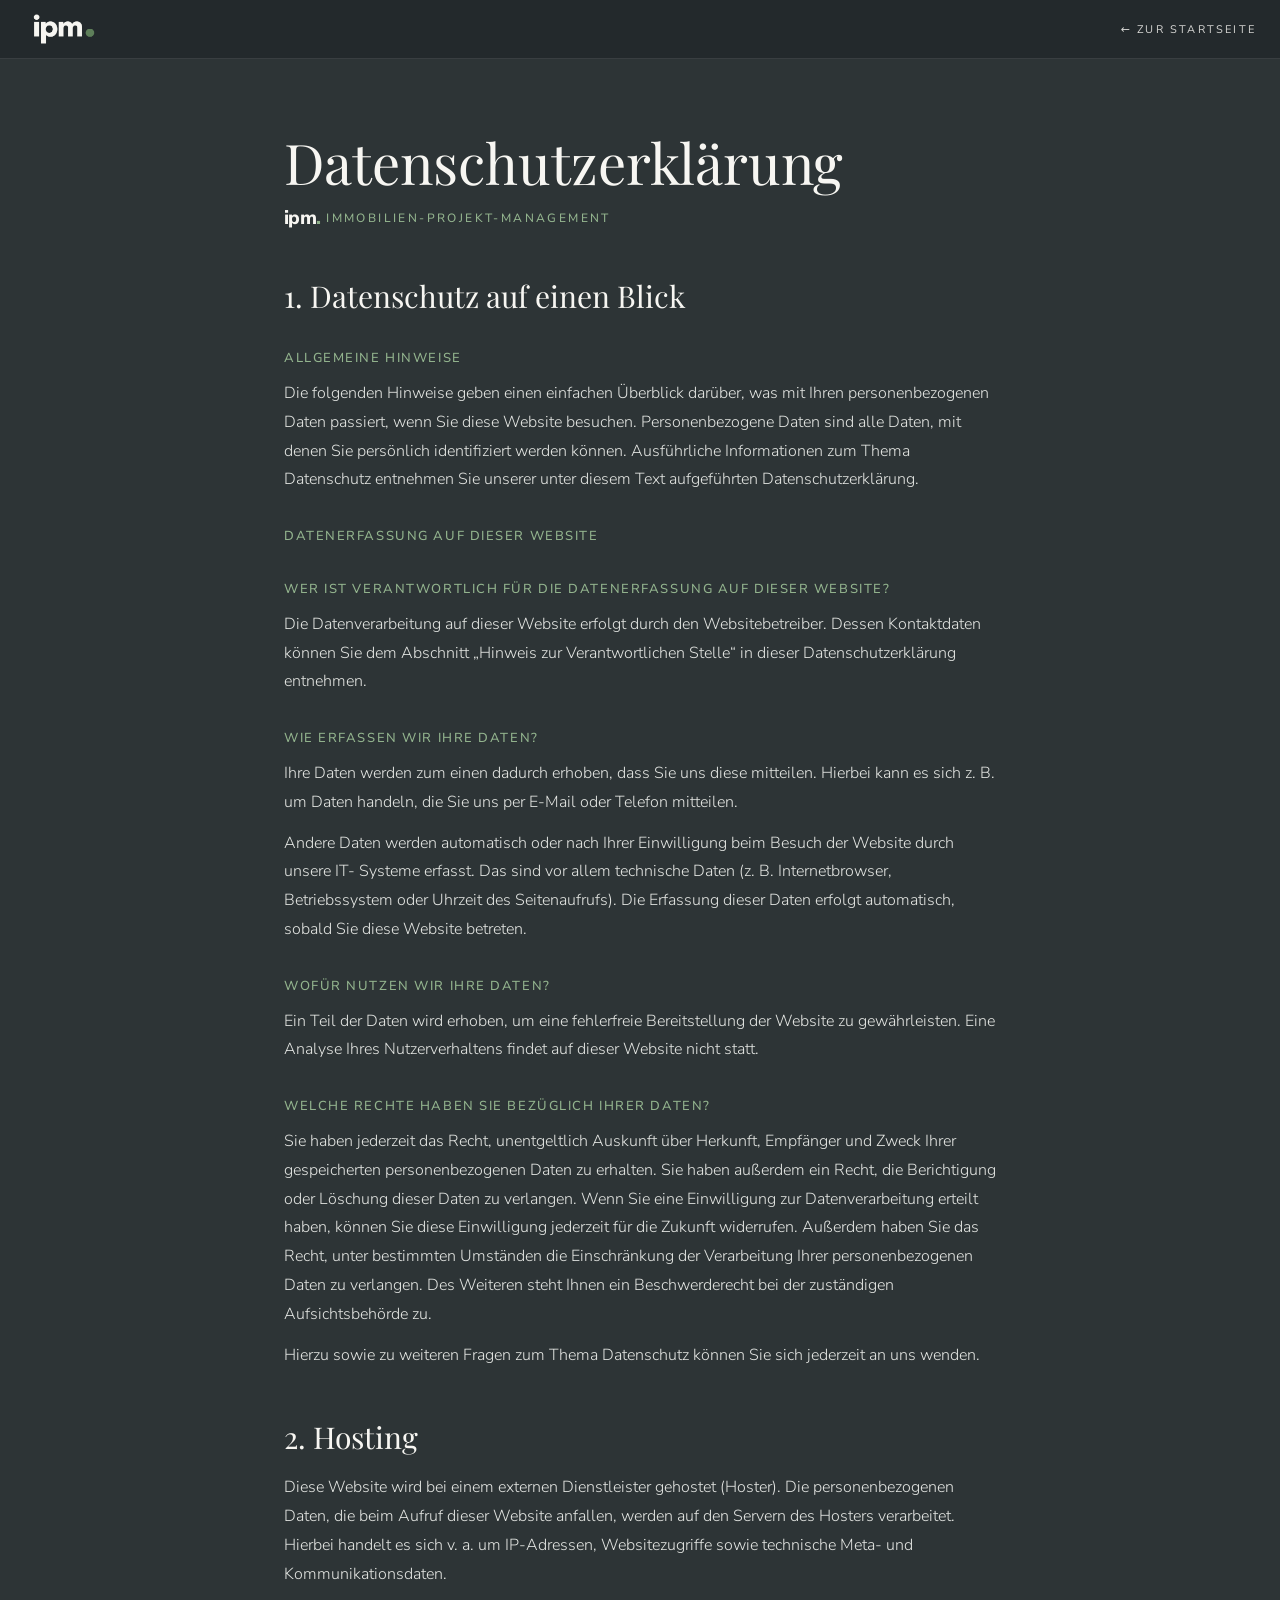
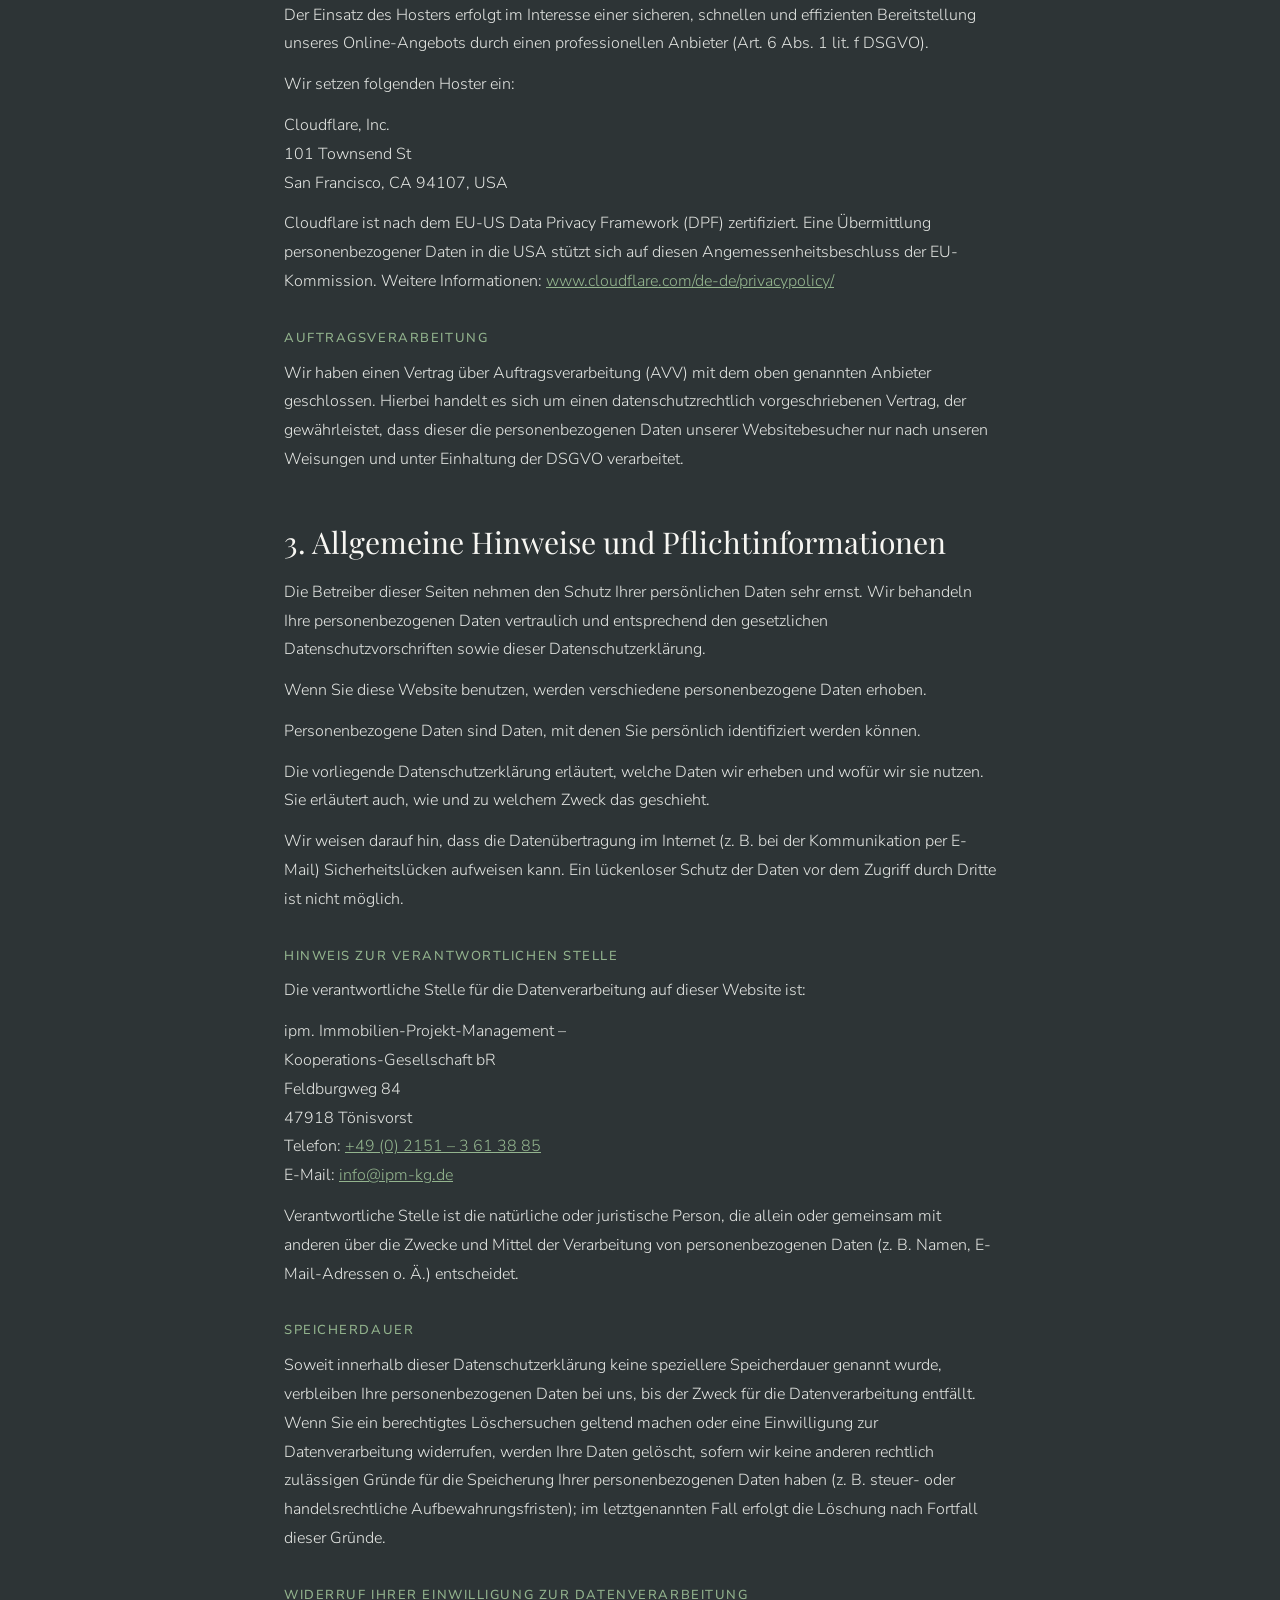
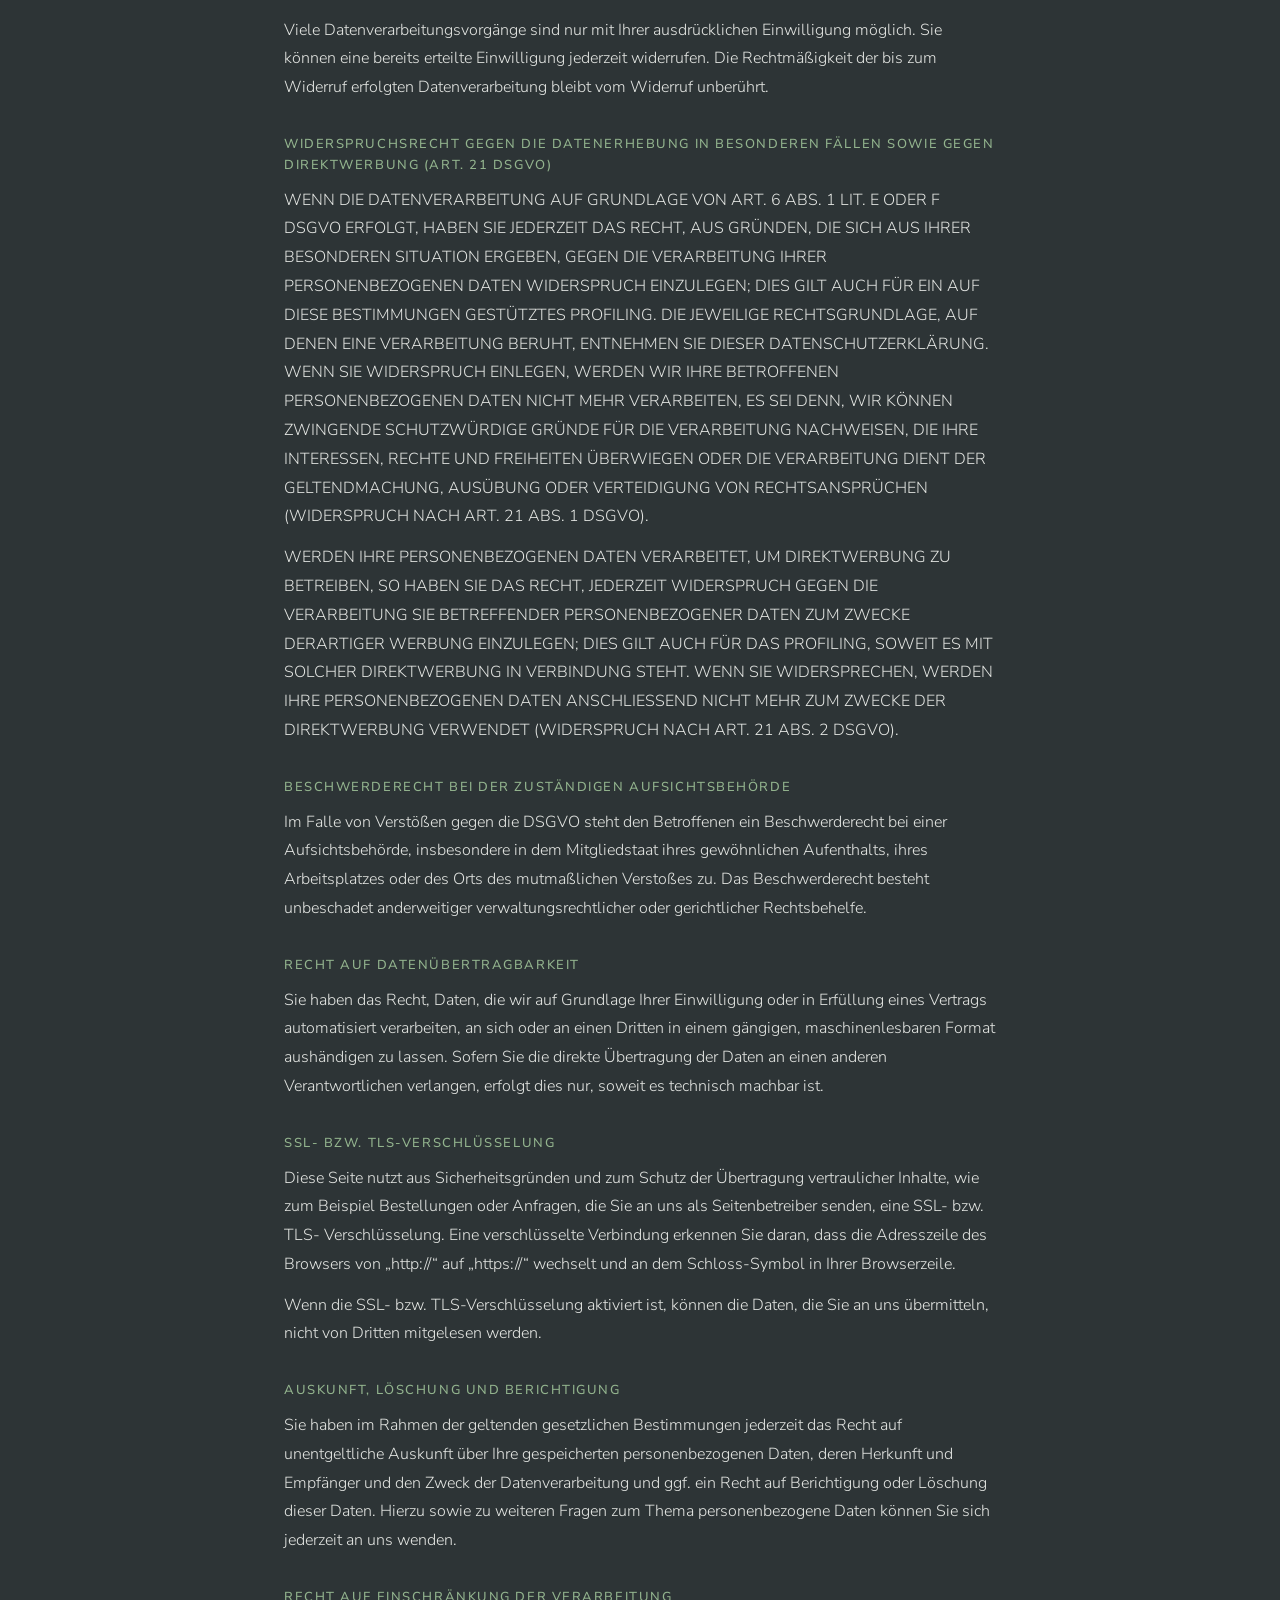
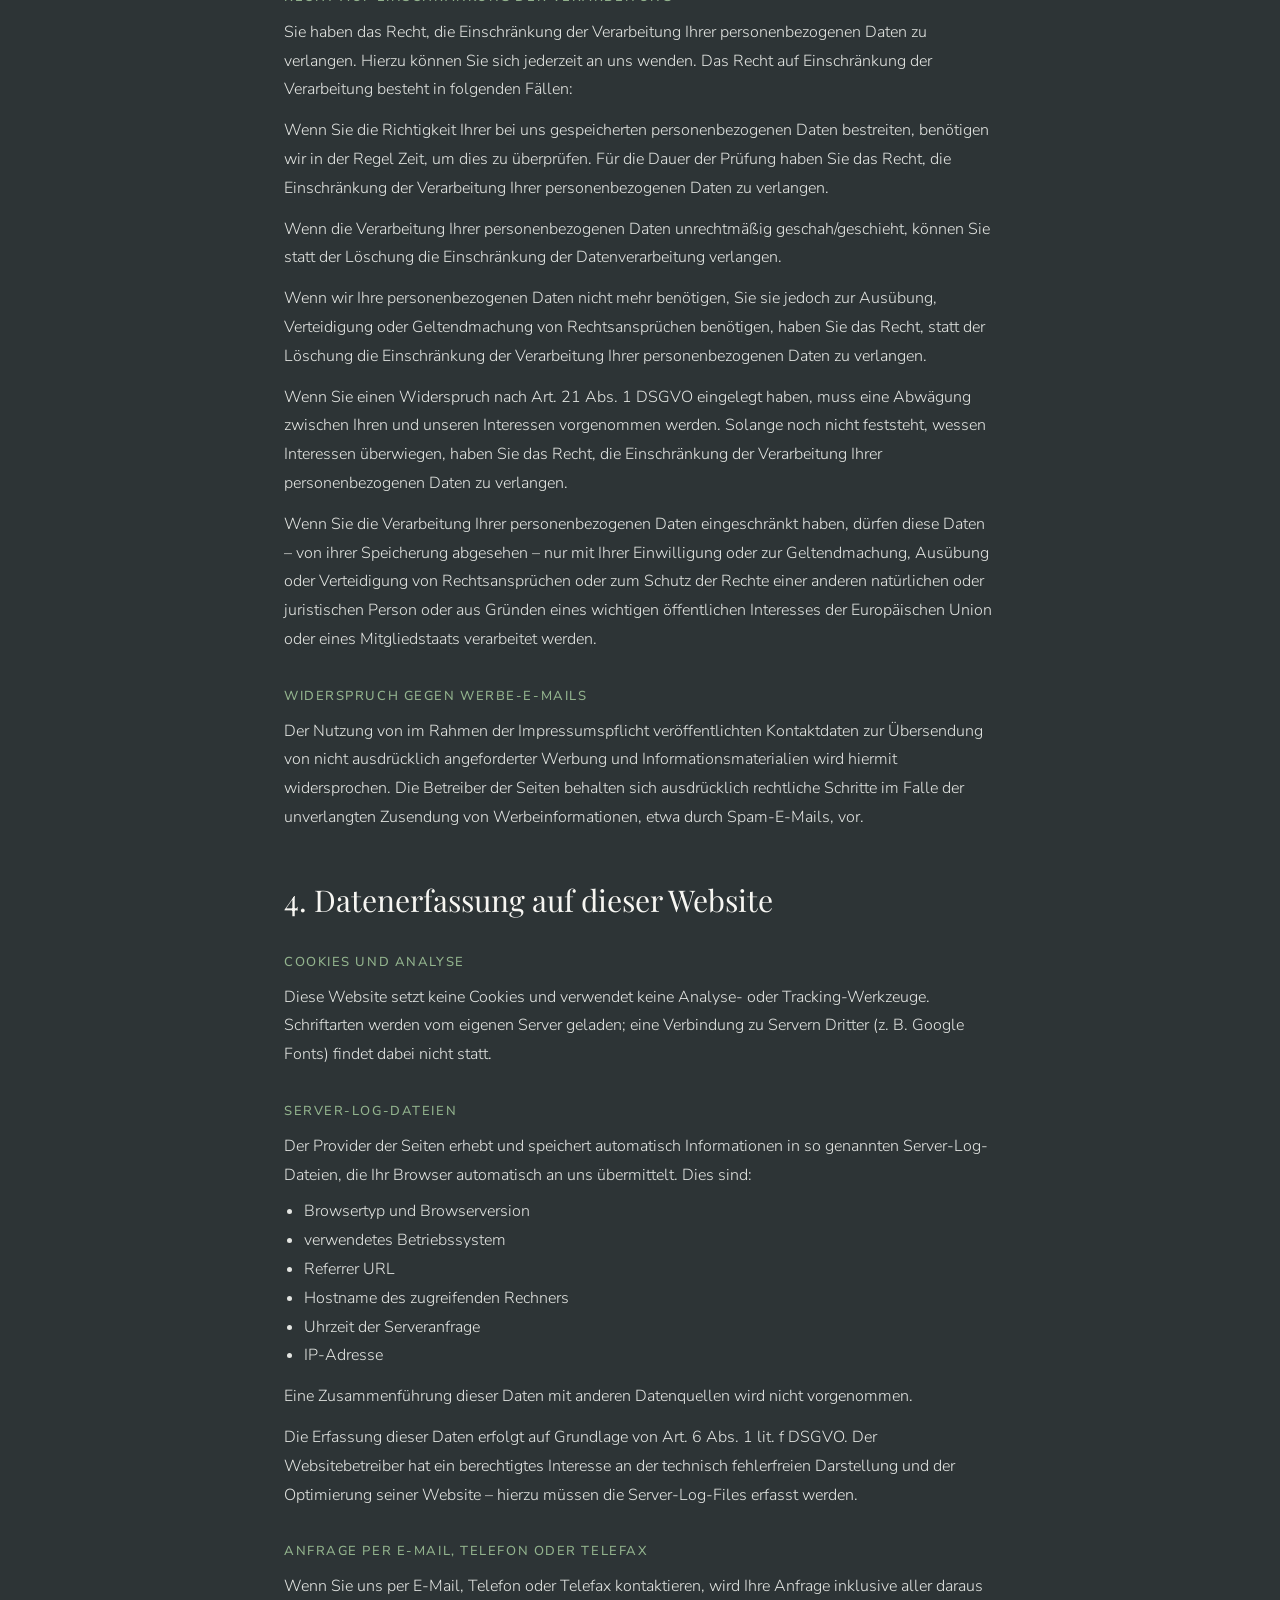
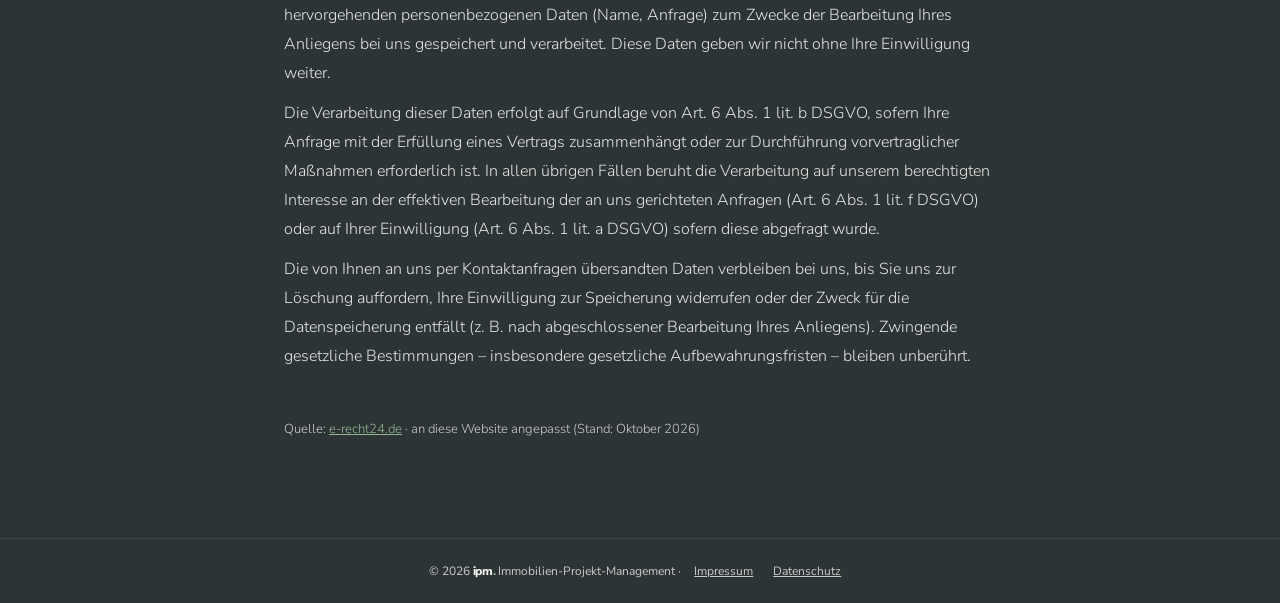
<file: datenschutz/index.html>
<!DOCTYPE html>
<html lang="de" data-farben="invers">
<head>
<meta charset="UTF-8">
<meta name="viewport" content="width=device-width, initial-scale=1.0">
<title>Datenschutzerklärung — ipm.</title>
<link rel="icon" href="../assets/marke-2026-11/favicon.ico" sizes="any">
<link rel="icon" type="image/png" href="../assets/marke-2026-11/favicon-32.png" sizes="32x32">
<link rel="apple-touch-icon" href="../assets/marke-2026-11/apple-touch-icon.png">
<meta name="theme-color" content="#23292C">
<style>
*, *::before, *::after { box-sizing: border-box; margin: 0; padding: 0; }
@font-face { font-family: 'Playfair Display'; src: url('../assets/fonts/PlayfairDisplay.ttf') format('truetype'); font-weight: 400 800; font-display: swap; }
@font-face { font-family: 'Nunito Sans'; src: url('../assets/fonts/NunitoSans.woff2') format('woff2'); font-weight: 200 900; font-display: swap; }
:root {
  --bg: #F7F6F2; --text: #2D3436; --text-2: #474E52; --ox: #4E6B4A; --ink-rgb: 45,52,54;
  --bar-bg: #FFFFFF; --bar-ink-rgb: 45,52,54; --logo-hell: block; --logo-dunkel: none;
  --font-serif: 'Playfair Display', Georgia, serif;
  --font-sans: 'Avenir Next','Nunito Sans',system-ui,sans-serif;
}
body { font-family: var(--font-sans); background: var(--bg); color: var(--text); -webkit-font-smoothing: antialiased; }
a { color: var(--ox); }
.legal-bar { background: var(--bar-bg); border-bottom: 1px solid rgba(var(--ink-rgb),.1); padding: 14px 24px; display: flex; align-items: center; justify-content: space-between; gap: 16px; }
.legal-bar img { height: 30px; width: auto; display: block; }
.legal-bar .back { font-family: var(--font-sans); font-size: 11px; letter-spacing: .2em; text-transform: uppercase; color: rgba(var(--bar-ink-rgb),.85); text-decoration: none; }
.legal-bar .back:hover { color: var(--ox); }
main { max-width: 760px; margin: 0 auto; padding: 72px 24px 96px; }
h1 { font-family: var(--font-serif); font-weight: 400; font-size: clamp(34px, 5vw, 56px); line-height: 1.1; margin-bottom: 40px; overflow-wrap: anywhere; }
h2 { font-family: var(--font-serif); font-weight: 400; font-size: clamp(22px, 2.6vw, 30px); margin: 48px 0 16px; }
h3 { font-family: var(--font-sans); font-size: 13px; font-weight: 500; letter-spacing: .12em; text-transform: uppercase; color: var(--ox); margin: 32px 0 10px; line-height: 1.6; }
p, li { font-size: 16px; font-weight: 300; line-height: 1.8; color: var(--text-2); overflow-wrap: anywhere; }
p + p { margin-top: 12px; }
ul { margin: 8px 0 12px 20px; }
strong { font-weight: 400; color: var(--text); }
.legal-source { margin-top: 48px; font-size: 13px; color: rgba(var(--ink-rgb),.78); }
footer { border-top: 1px solid rgba(var(--ink-rgb),.1); padding: 24px; text-align: center; font-size: 12px; color: rgba(var(--ink-rgb),.78); }
footer a { color: inherit; margin: 0 10px; }
/* Farbsatz invers (Schalter auf den Hauptseiten, Wahl in localStorage „ipm.farben“) */
html[data-farben="invers"] { --bg: #2D3436; --text: #F7F6F2; --text-2: #E3E5E2; --ox: #93B48E; --ink-rgb: 247,246,242;
  --bar-bg: #23292C; --bar-ink-rgb: 247,246,242; --logo-hell: none; --logo-dunkel: block; color-scheme: dark; }
.logo-auf-hell { display: var(--logo-hell) !important; }
.logo-auf-dunkel { display: var(--logo-dunkel) !important; }
.subtitle { margin: -24px 0 8px; font-family: var(--font-sans); font-size: 12px; font-weight: 500; letter-spacing: .2em; text-transform: uppercase; color: var(--ox); line-height: 1.6; }
/* Wortmarke „ipm.“ wie im Logo (Nunito Sans fett, grüner Punkt) – 18.11.2026 */
.ipm-marke { font-family: var(--font-sans); font-weight: 800; font-style: normal; text-transform: none; letter-spacing: -.03em; white-space: nowrap; color: var(--text); }
.ipm-punkt { color: #5E7F5A; }
html[data-farben="invers"] .ipm-punkt { color: #8DAF88; }
.subtitle .ipm-marke { font-size: 1.6em; line-height: 1; vertical-align: -.08em; }
/* Handy (18.11.26): Fließtext normale Stärke, Tap-Ziele mind. 44 px */
@media (max-width: 960px) {
  p, li { font-weight: 400; line-height: 1.75; }
  .legal-bar { padding-top: 4px; padding-bottom: 4px; }
  .legal-bar > a:first-child { display: flex; align-items: center; min-height: 44px; }
  .legal-bar .back { display: inline-flex; align-items: center; min-height: 44px; font-size: 12px; }
  footer { font-size: 13px; }
  footer a { display: inline-flex; align-items: center; min-height: 44px; }
  main p a, main li a { padding: 11px 0; }   /* Trefferfläche 44 px, Zeilen bleiben gleich */
}
@media print { .legal-bar { display: none; } }
</style>
</head>
<body>
<header class="legal-bar">
  <a href="../"><img class="logo-auf-hell" src="../assets/marke-2026-11/ipm-logo-kompakt-auf-hell.png" alt="ipm. — zur Startseite" width="600" height="226"><img class="logo-auf-dunkel" src="../assets/marke-2026-11/ipm-logo-kompakt-auf-dunkel.png" alt="ipm. — zur Startseite" width="600" height="226"></a>
  <a class="back" href="../">&larr; Zur Startseite</a>
</header>
<main>
<h1>Datenschutzerklärung</h1>
<p class="subtitle"><span class="ipm-marke">ipm<span class="ipm-punkt">.</span></span> Immobilien-Projekt-Management</p>
<h2>1. Datenschutz auf einen Blick</h2>
<h3>Allgemeine Hinweise</h3>
<p>Die folgenden Hinweise geben einen einfachen Überblick darüber, was mit Ihren personenbezogenen Daten passiert, wenn Sie diese Website besuchen. Personenbezogene Daten sind alle Daten, mit denen Sie persönlich identifiziert werden können. Ausführliche Informationen zum Thema Datenschutz entnehmen Sie unserer unter diesem Text aufgeführten Datenschutzerklärung.</p>
<h3>Datenerfassung auf dieser Website</h3>
<h3>Wer ist verantwortlich für die Datenerfassung auf dieser Website?</h3>
<p>Die Datenverarbeitung auf dieser Website erfolgt durch den Websitebetreiber. Dessen Kontaktdaten können Sie dem Abschnitt „Hinweis zur Verantwortlichen Stelle“ in dieser Datenschutzerklärung entnehmen.</p>
<h3>Wie erfassen wir Ihre Daten?</h3>
<p>Ihre Daten werden zum einen dadurch erhoben, dass Sie uns diese mitteilen. Hierbei kann es sich z. B. um Daten handeln, die Sie uns per E-Mail oder Telefon mitteilen.</p>
<p>Andere Daten werden automatisch oder nach Ihrer Einwilligung beim Besuch der Website durch unsere IT- Systeme erfasst. Das sind vor allem technische Daten (z. B. Internetbrowser, Betriebssystem oder Uhrzeit des Seitenaufrufs). Die Erfassung dieser Daten erfolgt automatisch, sobald Sie diese Website betreten.</p>
<h3>Wofür nutzen wir Ihre Daten?</h3>
<p>Ein Teil der Daten wird erhoben, um eine fehlerfreie Bereitstellung der Website zu gewährleisten. Eine Analyse Ihres Nutzerverhaltens findet auf dieser Website nicht statt.</p>
<h3>Welche Rechte haben Sie bezüglich Ihrer Daten?</h3>
<p>Sie haben jederzeit das Recht, unentgeltlich Auskunft über Herkunft, Empfänger und Zweck Ihrer gespeicherten personenbezogenen Daten zu erhalten. Sie haben außerdem ein Recht, die Berichtigung oder Löschung dieser Daten zu verlangen. Wenn Sie eine Einwilligung zur Datenverarbeitung erteilt haben, können Sie diese Einwilligung jederzeit für die Zukunft widerrufen. Außerdem haben Sie das Recht, unter bestimmten Umständen die Einschränkung der Verarbeitung Ihrer personenbezogenen Daten zu verlangen. Des Weiteren steht Ihnen ein Beschwerderecht bei der zuständigen Aufsichtsbehörde zu.</p>
<p>Hierzu sowie zu weiteren Fragen zum Thema Datenschutz können Sie sich jederzeit an uns wenden.</p>
<h2>2. Hosting</h2>
<p>Diese Website wird bei einem externen Dienstleister gehostet (Hoster). Die personenbezogenen Daten, die beim Aufruf dieser Website anfallen, werden auf den Servern des Hosters verarbeitet. Hierbei handelt es sich v. a. um IP-Adressen, Websitezugriffe sowie technische Meta- und Kommunikationsdaten.</p>
<p>Der Einsatz des Hosters erfolgt im Interesse einer sicheren, schnellen und effizienten Bereitstellung unseres Online-Angebots durch einen professionellen Anbieter (Art. 6 Abs. 1 lit. f DSGVO).</p>
<p>Wir setzen folgenden Hoster ein:</p>
<p>Cloudflare, Inc.<br>101 Townsend St<br>San Francisco, CA 94107, USA</p>
<p>Cloudflare ist nach dem EU-US Data Privacy Framework (DPF) zertifiziert. Eine Übermittlung personenbezogener Daten in die USA stützt sich auf diesen Angemessenheitsbeschluss der EU-Kommission. Weitere Informationen: <a href="https://www.cloudflare.com/de-de/privacypolicy/" target="_blank" rel="noopener">www.cloudflare.com/de-de/privacypolicy/</a></p>
<h3>Auftragsverarbeitung</h3>
<p>Wir haben einen Vertrag über Auftragsverarbeitung (AVV) mit dem oben genannten Anbieter geschlossen. Hierbei handelt es sich um einen datenschutzrechtlich vorgeschriebenen Vertrag, der gewährleistet, dass dieser die personenbezogenen Daten unserer Websitebesucher nur nach unseren Weisungen und unter Einhaltung der DSGVO verarbeitet.</p>
<h2>3. Allgemeine Hinweise und Pflichtinformationen</h2>
<p>Die Betreiber dieser Seiten nehmen den Schutz Ihrer persönlichen Daten sehr ernst. Wir behandeln Ihre personenbezogenen Daten vertraulich und entsprechend den gesetzlichen Datenschutzvorschriften sowie dieser Datenschutzerklärung.</p>
<p>Wenn Sie diese Website benutzen, werden verschiedene personenbezogene Daten erhoben.</p>
<p>Personenbezogene Daten sind Daten, mit denen Sie persönlich identifiziert werden können.</p>
<p>Die vorliegende Datenschutzerklärung erläutert, welche Daten wir erheben und wofür wir sie nutzen. Sie erläutert auch, wie und zu welchem Zweck das geschieht.</p>
<p>Wir weisen darauf hin, dass die Datenübertragung im Internet (z. B. bei der Kommunikation per E-Mail) Sicherheitslücken aufweisen kann. Ein lückenloser Schutz der Daten vor dem Zugriff durch Dritte ist nicht möglich.</p>
<h3>Hinweis zur verantwortlichen Stelle</h3>
<p>Die verantwortliche Stelle für die Datenverarbeitung auf dieser Website ist:</p>
<p>ipm. Immobilien-Projekt-Management –<br>Kooperations-Gesellschaft bR<br>Feldburgweg 84<br>47918 Tönisvorst<br>Telefon: <a href="tel:+4921513613885">+49 (0) 2151 – 3 61 38 85</a><br>E-Mail: <a href="mailto:info@ipm-kg.de">info@ipm-kg.de</a></p>
<p>Verantwortliche Stelle ist die natürliche oder juristische Person, die allein oder gemeinsam mit anderen über die Zwecke und Mittel der Verarbeitung von personenbezogenen Daten (z. B. Namen, E-Mail-Adressen o. Ä.) entscheidet.</p>
<h3>Speicherdauer</h3>
<p>Soweit innerhalb dieser Datenschutzerklärung keine speziellere Speicherdauer genannt wurde, verbleiben Ihre personenbezogenen Daten bei uns, bis der Zweck für die Datenverarbeitung entfällt. Wenn Sie ein berechtigtes Löschersuchen geltend machen oder eine Einwilligung zur Datenverarbeitung widerrufen, werden Ihre Daten gelöscht, sofern wir keine anderen rechtlich zulässigen Gründe für die Speicherung Ihrer personenbezogenen Daten haben (z. B. steuer- oder handelsrechtliche Aufbewahrungsfristen); im letztgenannten Fall erfolgt die Löschung nach Fortfall dieser Gründe.</p>
<h3>Widerruf Ihrer Einwilligung zur Datenverarbeitung</h3>
<p>Viele Datenverarbeitungsvorgänge sind nur mit Ihrer ausdrücklichen Einwilligung möglich. Sie können eine bereits erteilte Einwilligung jederzeit widerrufen. Die Rechtmäßigkeit der bis zum Widerruf erfolgten Datenverarbeitung bleibt vom Widerruf unberührt.</p>
<h3>Widerspruchsrecht gegen die Datenerhebung in besonderen Fällen sowie gegen Direktwerbung (Art. 21 DSGVO)</h3>
<p>WENN DIE DATENVERARBEITUNG AUF GRUNDLAGE VON ART. 6 ABS. 1 LIT. E ODER F DSGVO ERFOLGT, HABEN SIE JEDERZEIT DAS RECHT, AUS GRÜNDEN, DIE SICH AUS IHRER BESONDEREN SITUATION ERGEBEN, GEGEN DIE VERARBEITUNG IHRER PERSONENBEZOGENEN DATEN WIDERSPRUCH EINZULEGEN; DIES GILT AUCH FÜR EIN AUF DIESE BESTIMMUNGEN GESTÜTZTES PROFILING. DIE JEWEILIGE RECHTSGRUNDLAGE, AUF DENEN EINE VERARBEITUNG BERUHT, ENTNEHMEN SIE DIESER DATENSCHUTZERKLÄRUNG. WENN SIE WIDERSPRUCH EINLEGEN, WERDEN WIR IHRE BETROFFENEN PERSONENBEZOGENEN DATEN NICHT MEHR VERARBEITEN, ES SEI DENN, WIR KÖNNEN ZWINGENDE SCHUTZWÜRDIGE GRÜNDE FÜR DIE VERARBEITUNG NACHWEISEN, DIE IHRE INTERESSEN, RECHTE UND FREIHEITEN ÜBERWIEGEN ODER DIE VERARBEITUNG DIENT DER GELTENDMACHUNG, AUSÜBUNG ODER VERTEIDIGUNG VON RECHTSANSPRÜCHEN (WIDERSPRUCH NACH ART. 21 ABS. 1 DSGVO).</p>
<p>WERDEN IHRE PERSONENBEZOGENEN DATEN VERARBEITET, UM DIREKTWERBUNG ZU BETREIBEN, SO HABEN SIE DAS RECHT, JEDERZEIT WIDERSPRUCH GEGEN DIE VERARBEITUNG SIE BETREFFENDER PERSONENBEZOGENER DATEN ZUM ZWECKE DERARTIGER WERBUNG EINZULEGEN; DIES GILT AUCH FÜR DAS PROFILING, SOWEIT ES MIT SOLCHER DIREKTWERBUNG IN VERBINDUNG STEHT. WENN SIE WIDERSPRECHEN, WERDEN IHRE PERSONENBEZOGENEN DATEN ANSCHLIESSEND NICHT MEHR ZUM ZWECKE DER DIREKTWERBUNG VERWENDET (WIDERSPRUCH NACH ART. 21 ABS. 2 DSGVO).</p>
<h3>Beschwerderecht bei der zuständigen Aufsichtsbehörde</h3>
<p>Im Falle von Verstößen gegen die DSGVO steht den Betroffenen ein Beschwerderecht bei einer Aufsichtsbehörde, insbesondere in dem Mitgliedstaat ihres gewöhnlichen Aufenthalts, ihres Arbeitsplatzes oder des Orts des mutmaßlichen Verstoßes zu. Das Beschwerderecht besteht unbeschadet anderweitiger verwaltungsrechtlicher oder gerichtlicher Rechtsbehelfe.</p>
<h3>Recht auf Datenübertragbarkeit</h3>
<p>Sie haben das Recht, Daten, die wir auf Grundlage Ihrer Einwilligung oder in Erfüllung eines Vertrags automatisiert verarbeiten, an sich oder an einen Dritten in einem gängigen, maschinenlesbaren Format aushändigen zu lassen. Sofern Sie die direkte Übertragung der Daten an einen anderen Verantwortlichen verlangen, erfolgt dies nur, soweit es technisch machbar ist.</p>
<h3>SSL- bzw. TLS-Verschlüsselung</h3>
<p>Diese Seite nutzt aus Sicherheitsgründen und zum Schutz der Übertragung vertraulicher Inhalte, wie zum Beispiel Bestellungen oder Anfragen, die Sie an uns als Seitenbetreiber senden, eine SSL- bzw. TLS- Verschlüsselung. Eine verschlüsselte Verbindung erkennen Sie daran, dass die Adresszeile des Browsers von „http://“ auf „https://“ wechselt und an dem Schloss-Symbol in Ihrer Browserzeile.</p>
<p>Wenn die SSL- bzw. TLS-Verschlüsselung aktiviert ist, können die Daten, die Sie an uns übermitteln, nicht von Dritten mitgelesen werden.</p>
<h3>Auskunft, Löschung und Berichtigung</h3>
<p>Sie haben im Rahmen der geltenden gesetzlichen Bestimmungen jederzeit das Recht auf unentgeltliche Auskunft über Ihre gespeicherten personenbezogenen Daten, deren Herkunft und Empfänger und den Zweck der Datenverarbeitung und ggf. ein Recht auf Berichtigung oder Löschung dieser Daten. Hierzu sowie zu weiteren Fragen zum Thema personenbezogene Daten können Sie sich jederzeit an uns wenden.</p>
<h3>Recht auf Einschränkung der Verarbeitung</h3>
<p>Sie haben das Recht, die Einschränkung der Verarbeitung Ihrer personenbezogenen Daten zu verlangen. Hierzu können Sie sich jederzeit an uns wenden. Das Recht auf Einschränkung der Verarbeitung besteht in folgenden Fällen:</p>
<p>Wenn Sie die Richtigkeit Ihrer bei uns gespeicherten personenbezogenen Daten bestreiten, benötigen wir in der Regel Zeit, um dies zu überprüfen. Für die Dauer der Prüfung haben Sie das Recht, die Einschränkung der Verarbeitung Ihrer personenbezogenen Daten zu verlangen.</p>
<p>Wenn die Verarbeitung Ihrer personenbezogenen Daten unrechtmäßig geschah/geschieht, können Sie statt der Löschung die Einschränkung der Datenverarbeitung verlangen.</p>
<p>Wenn wir Ihre personenbezogenen Daten nicht mehr benötigen, Sie sie jedoch zur Ausübung, Verteidigung oder Geltendmachung von Rechtsansprüchen benötigen, haben Sie das Recht, statt der Löschung die Einschränkung der Verarbeitung Ihrer personenbezogenen Daten zu verlangen.</p>
<p>Wenn Sie einen Widerspruch nach Art. 21 Abs. 1 DSGVO eingelegt haben, muss eine Abwägung zwischen Ihren und unseren Interessen vorgenommen werden. Solange noch nicht feststeht, wessen Interessen überwiegen, haben Sie das Recht, die Einschränkung der Verarbeitung Ihrer personenbezogenen Daten zu verlangen.</p>
<p>Wenn Sie die Verarbeitung Ihrer personenbezogenen Daten eingeschränkt haben, dürfen diese Daten – von ihrer Speicherung abgesehen – nur mit Ihrer Einwilligung oder zur Geltendmachung, Ausübung oder Verteidigung von Rechtsansprüchen oder zum Schutz der Rechte einer anderen natürlichen oder juristischen Person oder aus Gründen eines wichtigen öffentlichen Interesses der Europäischen Union oder eines Mitgliedstaats verarbeitet werden.</p>
<h3>Widerspruch gegen Werbe-E-Mails</h3>
<p>Der Nutzung von im Rahmen der Impressumspflicht veröffentlichten Kontaktdaten zur Übersendung von nicht ausdrücklich angeforderter Werbung und Informationsmaterialien wird hiermit widersprochen. Die Betreiber der Seiten behalten sich ausdrücklich rechtliche Schritte im Falle der unverlangten Zusendung von Werbeinformationen, etwa durch Spam-E-Mails, vor.</p>
<h2>4. Datenerfassung auf dieser Website</h2>
<h3>Cookies und Analyse</h3>
<p>Diese Website setzt keine Cookies und verwendet keine Analyse- oder Tracking-Werkzeuge. Schriftarten werden vom eigenen Server geladen; eine Verbindung zu Servern Dritter (z. B. Google Fonts) findet dabei nicht statt.</p>
<h3>Server-Log-Dateien</h3>
<p>Der Provider der Seiten erhebt und speichert automatisch Informationen in so genannten Server-Log- Dateien, die Ihr Browser automatisch an uns übermittelt. Dies sind:</p>
<ul><li>Browsertyp und Browserversion</li><li>verwendetes Betriebssystem</li><li>Referrer URL</li><li>Hostname des zugreifenden Rechners</li><li>Uhrzeit der Serveranfrage</li><li>IP-Adresse</li></ul>
<p>Eine Zusammenführung dieser Daten mit anderen Datenquellen wird nicht vorgenommen.</p>
<p>Die Erfassung dieser Daten erfolgt auf Grundlage von Art. 6 Abs. 1 lit. f DSGVO. Der Websitebetreiber hat ein berechtigtes Interesse an der technisch fehlerfreien Darstellung und der Optimierung seiner Website – hierzu müssen die Server-Log-Files erfasst werden.</p>
<h3>Anfrage per E-Mail, Telefon oder Telefax</h3>
<p>Wenn Sie uns per E-Mail, Telefon oder Telefax kontaktieren, wird Ihre Anfrage inklusive aller daraus hervorgehenden personenbezogenen Daten (Name, Anfrage) zum Zwecke der Bearbeitung Ihres Anliegens bei uns gespeichert und verarbeitet. Diese Daten geben wir nicht ohne Ihre Einwilligung weiter.</p>
<p>Die Verarbeitung dieser Daten erfolgt auf Grundlage von Art. 6 Abs. 1 lit. b DSGVO, sofern Ihre Anfrage mit der Erfüllung eines Vertrags zusammenhängt oder zur Durchführung vorvertraglicher Maßnahmen erforderlich ist. In allen übrigen Fällen beruht die Verarbeitung auf unserem berechtigten Interesse an der effektiven Bearbeitung der an uns gerichteten Anfragen (Art. 6 Abs. 1 lit. f DSGVO) oder auf Ihrer Einwilligung (Art. 6 Abs. 1 lit. a DSGVO) sofern diese abgefragt wurde.</p>
<p>Die von Ihnen an uns per Kontaktanfragen übersandten Daten verbleiben bei uns, bis Sie uns zur Löschung auffordern, Ihre Einwilligung zur Speicherung widerrufen oder der Zweck für die Datenspeicherung entfällt (z. B. nach abgeschlossener Bearbeitung Ihres Anliegens). Zwingende gesetzliche Bestimmungen – insbesondere gesetzliche Aufbewahrungsfristen – bleiben unberührt.</p>
<p class="legal-source">Quelle: <a href="https://www.e-recht24.de" target="_blank" rel="noopener">e-recht24.de</a> · an diese Website angepasst (Stand: Oktober 2026)</p>
</main>
<footer>© 2026 <span class="ipm-marke">ipm<span class="ipm-punkt">.</span></span> Immobilien-Projekt-Management · <a href="../impressum/">Impressum</a><a href="../datenschutz/">Datenschutz</a></footer>
</body>
</html>
</file>
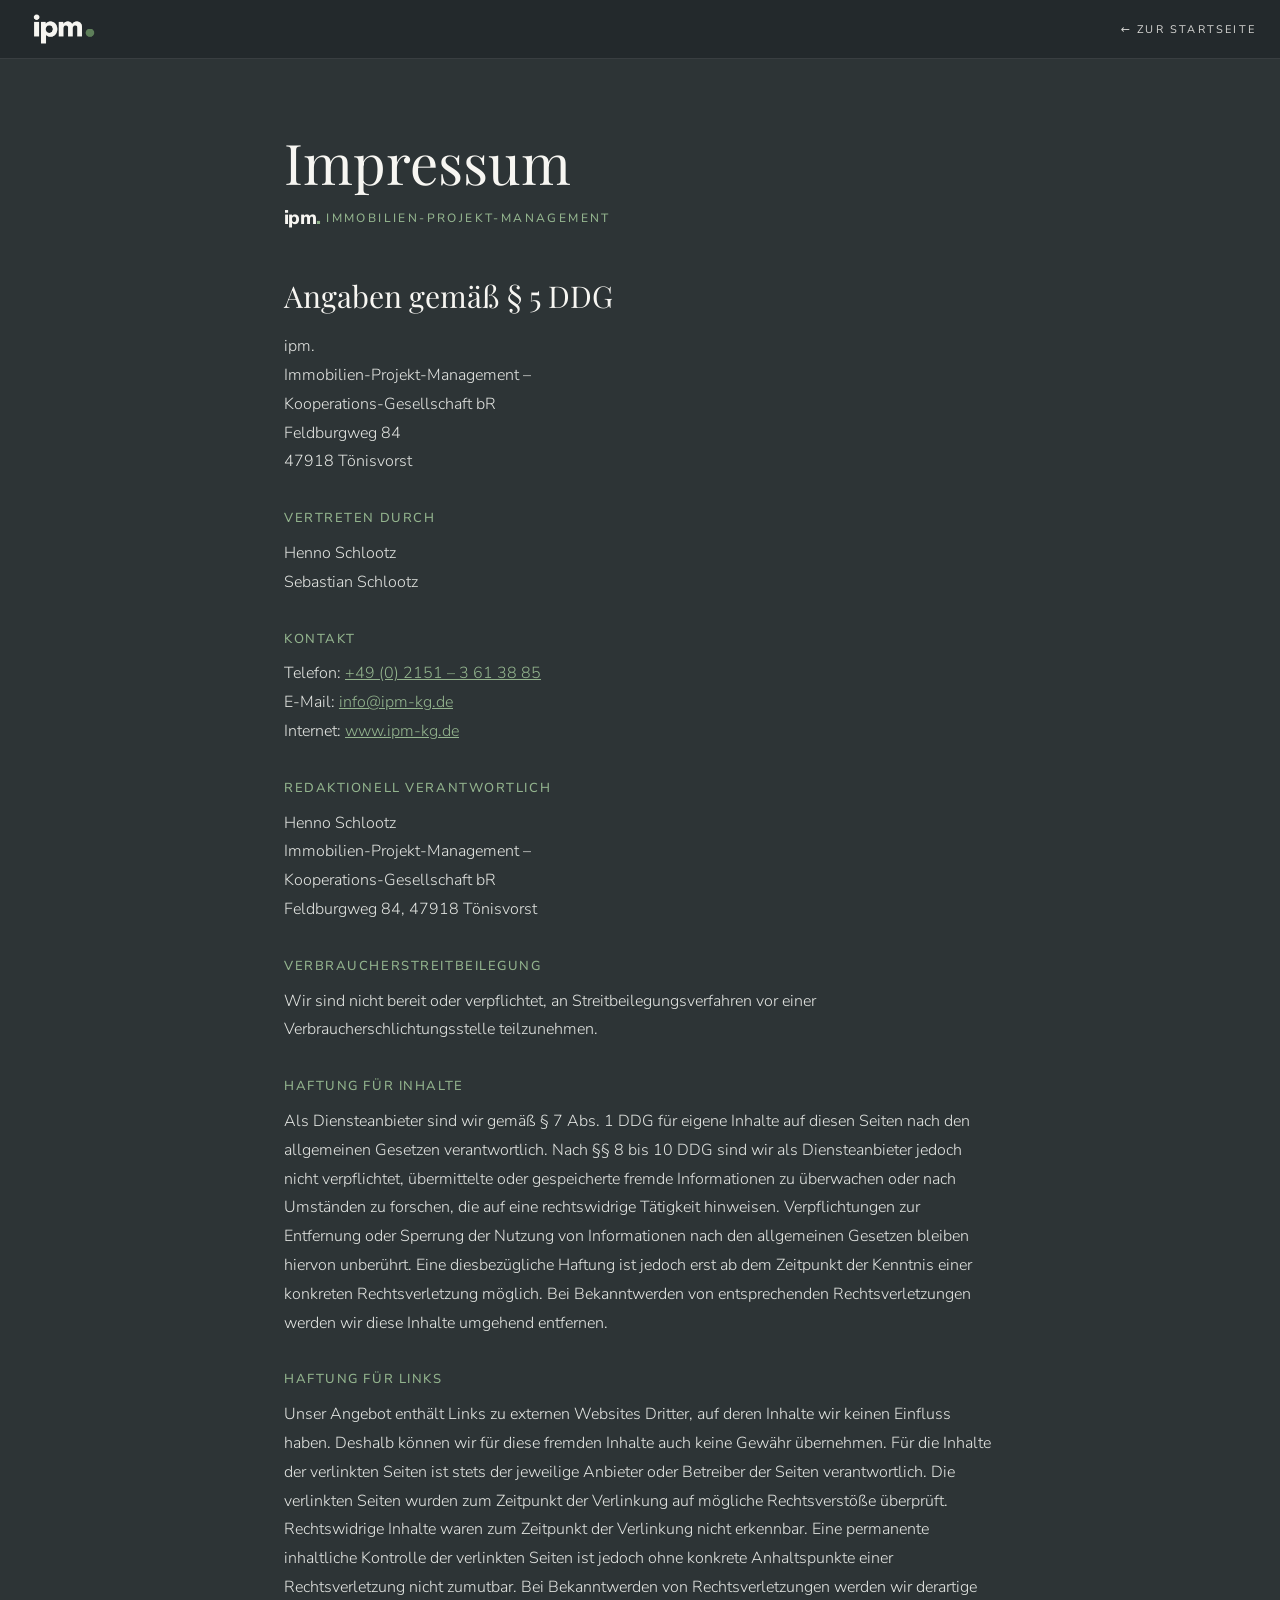
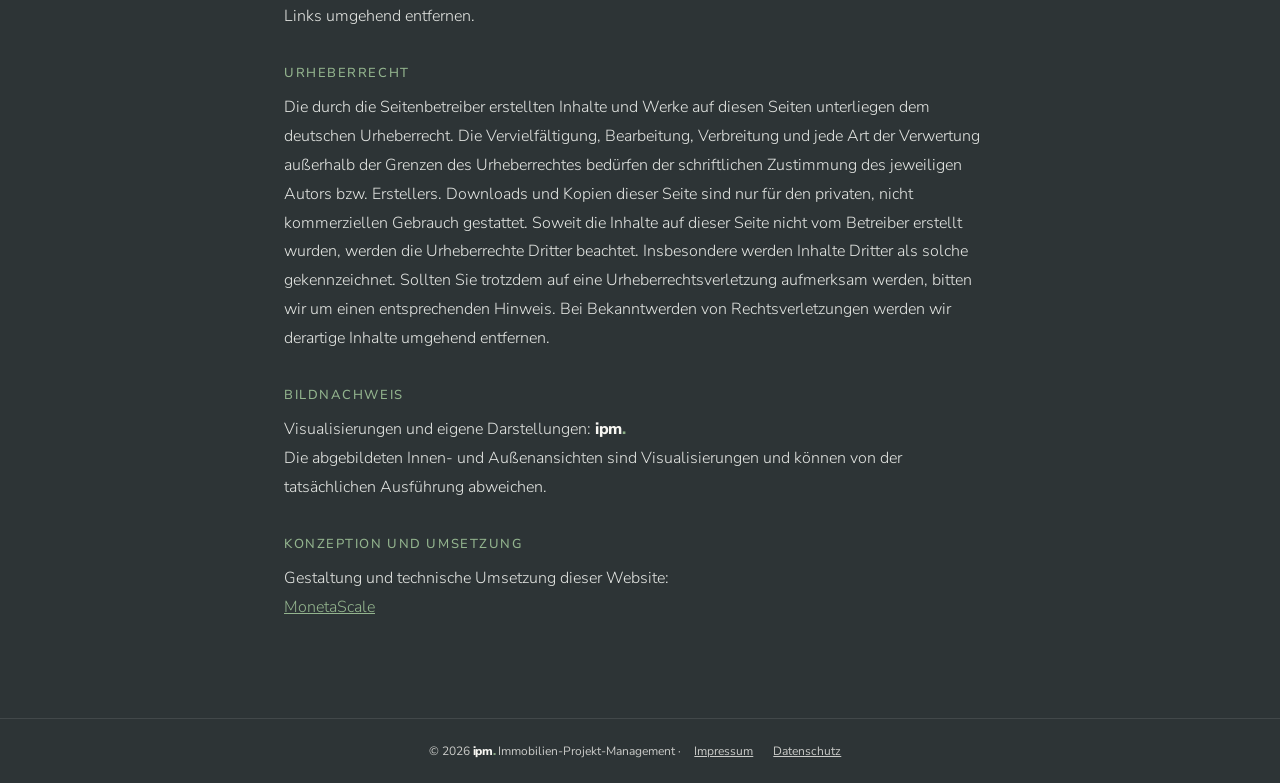
<file: impressum/index.html>
<!DOCTYPE html>
<html lang="de" data-farben="invers">
<head>
<meta charset="UTF-8">
<meta name="viewport" content="width=device-width, initial-scale=1.0">
<title>Impressum — ipm.</title>
<link rel="icon" href="../assets/marke-2026-11/favicon.ico" sizes="any">
<link rel="icon" type="image/png" href="../assets/marke-2026-11/favicon-32.png" sizes="32x32">
<link rel="apple-touch-icon" href="../assets/marke-2026-11/apple-touch-icon.png">
<meta name="theme-color" content="#23292C">
<style>
*, *::before, *::after { box-sizing: border-box; margin: 0; padding: 0; }
@font-face { font-family: 'Playfair Display'; src: url('../assets/fonts/PlayfairDisplay.ttf') format('truetype'); font-weight: 400 800; font-display: swap; }
@font-face { font-family: 'Nunito Sans'; src: url('../assets/fonts/NunitoSans.woff2') format('woff2'); font-weight: 200 900; font-display: swap; }
:root {
  --bg: #F7F6F2; --text: #2D3436; --text-2: #474E52; --ox: #4E6B4A; --ink-rgb: 45,52,54;
  --bar-bg: #FFFFFF; --bar-ink-rgb: 45,52,54; --logo-hell: block; --logo-dunkel: none;
  --font-serif: 'Playfair Display', Georgia, serif;
  --font-sans: 'Avenir Next','Nunito Sans',system-ui,sans-serif;
}
body { font-family: var(--font-sans); background: var(--bg); color: var(--text); -webkit-font-smoothing: antialiased; }
a { color: var(--ox); }
.legal-bar { background: var(--bar-bg); border-bottom: 1px solid rgba(var(--ink-rgb),.1); padding: 14px 24px; display: flex; align-items: center; justify-content: space-between; gap: 16px; }
.legal-bar img { height: 30px; width: auto; display: block; }
.legal-bar .back { font-family: var(--font-sans); font-size: 11px; letter-spacing: .2em; text-transform: uppercase; color: rgba(var(--bar-ink-rgb),.85); text-decoration: none; }
.legal-bar .back:hover { color: var(--ox); }
main { max-width: 760px; margin: 0 auto; padding: 72px 24px 96px; }
h1 { font-family: var(--font-serif); font-weight: 400; font-size: clamp(34px, 5vw, 56px); line-height: 1.1; margin-bottom: 40px; overflow-wrap: anywhere; }
h2 { font-family: var(--font-serif); font-weight: 400; font-size: clamp(22px, 2.6vw, 30px); margin: 48px 0 16px; }
h3 { font-family: var(--font-sans); font-size: 13px; font-weight: 500; letter-spacing: .12em; text-transform: uppercase; color: var(--ox); margin: 32px 0 10px; line-height: 1.6; }
p, li { font-size: 16px; font-weight: 300; line-height: 1.8; color: var(--text-2); overflow-wrap: anywhere; }
p + p { margin-top: 12px; }
ul { margin: 8px 0 12px 20px; }
strong { font-weight: 400; color: var(--text); }
.legal-source { margin-top: 48px; font-size: 13px; color: rgba(var(--ink-rgb),.78); }
footer { border-top: 1px solid rgba(var(--ink-rgb),.1); padding: 24px; text-align: center; font-size: 12px; color: rgba(var(--ink-rgb),.78); }
footer a { color: inherit; margin: 0 10px; }
/* Farbsatz invers (Schalter auf den Hauptseiten, Wahl in localStorage „ipm.farben“) */
html[data-farben="invers"] { --bg: #2D3436; --text: #F7F6F2; --text-2: #E3E5E2; --ox: #93B48E; --ink-rgb: 247,246,242;
  --bar-bg: #23292C; --bar-ink-rgb: 247,246,242; --logo-hell: none; --logo-dunkel: block; color-scheme: dark; }
.logo-auf-hell { display: var(--logo-hell) !important; }
.logo-auf-dunkel { display: var(--logo-dunkel) !important; }
.subtitle { margin: -24px 0 8px; font-family: var(--font-sans); font-size: 12px; font-weight: 500; letter-spacing: .2em; text-transform: uppercase; color: var(--ox); line-height: 1.6; }
/* Wortmarke „ipm.“ wie im Logo (Nunito Sans fett, grüner Punkt) – 18.11.2026 */
.ipm-marke { font-family: var(--font-sans); font-weight: 800; font-style: normal; text-transform: none; letter-spacing: -.03em; white-space: nowrap; color: var(--text); }
.ipm-punkt { color: #5E7F5A; }
html[data-farben="invers"] .ipm-punkt { color: #8DAF88; }
.subtitle .ipm-marke { font-size: 1.6em; line-height: 1; vertical-align: -.08em; }
/* Handy (18.11.26): Fließtext normale Stärke, Tap-Ziele mind. 44 px */
@media (max-width: 960px) {
  p, li { font-weight: 400; line-height: 1.75; }
  .legal-bar { padding-top: 4px; padding-bottom: 4px; }
  .legal-bar > a:first-child { display: flex; align-items: center; min-height: 44px; }
  .legal-bar .back { display: inline-flex; align-items: center; min-height: 44px; font-size: 12px; }
  footer { font-size: 13px; }
  footer a { display: inline-flex; align-items: center; min-height: 44px; }
  main p a, main li a { padding: 11px 0; }   /* Trefferfläche 44 px, Zeilen bleiben gleich */
}
@media print { .legal-bar { display: none; } }
</style>
</head>
<body>
<header class="legal-bar">
  <a href="../"><img class="logo-auf-hell" src="../assets/marke-2026-11/ipm-logo-kompakt-auf-hell.png" alt="ipm. — zur Startseite" width="600" height="226"><img class="logo-auf-dunkel" src="../assets/marke-2026-11/ipm-logo-kompakt-auf-dunkel.png" alt="ipm. — zur Startseite" width="600" height="226"></a>
  <a class="back" href="../">&larr; Zur Startseite</a>
</header>
<main>
<h1>Impressum</h1>
<p class="subtitle"><span class="ipm-marke">ipm<span class="ipm-punkt">.</span></span> Immobilien-Projekt-Management</p>

<h2>Angaben gemäß § 5 DDG</h2>
<p>ipm.<br>Immobilien-Projekt-Management –<br>Kooperations-Gesellschaft bR<br>Feldburgweg 84<br>47918 Tönisvorst</p>

<h3>Vertreten durch</h3>
<p>Henno Schlootz<br>Sebastian Schlootz</p>

<h3>Kontakt</h3>
<p>Telefon: <a href="tel:+4921513613885">+49 (0) 2151 – 3 61 38 85</a><br>
E-Mail: <a href="mailto:info@ipm-kg.de">info@ipm-kg.de</a><br>
Internet: <a href="https://www.ipm-kg.de" target="_blank" rel="noopener">www.ipm-kg.de</a></p>

<h3>Redaktionell verantwortlich</h3>
<p>Henno Schlootz<br>Immobilien-Projekt-Management –<br>Kooperations-Gesellschaft bR<br>Feldburgweg 84, 47918 Tönisvorst</p>

<h3>Verbraucherstreitbeilegung</h3>
<p>Wir sind nicht bereit oder verpflichtet, an Streitbeilegungsverfahren vor einer Verbraucherschlichtungsstelle teilzunehmen.</p>

<h3>Haftung für Inhalte</h3>
<p>Als Diensteanbieter sind wir gemäß § 7 Abs. 1 DDG für eigene Inhalte auf diesen Seiten nach den allgemeinen Gesetzen verantwortlich. Nach §§ 8 bis 10 DDG sind wir als Diensteanbieter jedoch nicht verpflichtet, übermittelte oder gespeicherte fremde Informationen zu überwachen oder nach Umständen zu forschen, die auf eine rechtswidrige Tätigkeit hinweisen. Verpflichtungen zur Entfernung oder Sperrung der Nutzung von Informationen nach den allgemeinen Gesetzen bleiben hiervon unberührt. Eine diesbezügliche Haftung ist jedoch erst ab dem Zeitpunkt der Kenntnis einer konkreten Rechtsverletzung möglich. Bei Bekanntwerden von entsprechenden Rechtsverletzungen werden wir diese Inhalte umgehend entfernen.</p>

<h3>Haftung für Links</h3>
<p>Unser Angebot enthält Links zu externen Websites Dritter, auf deren Inhalte wir keinen Einfluss haben. Deshalb können wir für diese fremden Inhalte auch keine Gewähr übernehmen. Für die Inhalte der verlinkten Seiten ist stets der jeweilige Anbieter oder Betreiber der Seiten verantwortlich. Die verlinkten Seiten wurden zum Zeitpunkt der Verlinkung auf mögliche Rechtsverstöße überprüft. Rechtswidrige Inhalte waren zum Zeitpunkt der Verlinkung nicht erkennbar. Eine permanente inhaltliche Kontrolle der verlinkten Seiten ist jedoch ohne konkrete Anhaltspunkte einer Rechtsverletzung nicht zumutbar. Bei Bekanntwerden von Rechtsverletzungen werden wir derartige Links umgehend entfernen.</p>

<h3>Urheberrecht</h3>
<p>Die durch die Seitenbetreiber erstellten Inhalte und Werke auf diesen Seiten unterliegen dem deutschen Urheberrecht. Die Vervielfältigung, Bearbeitung, Verbreitung und jede Art der Verwertung außerhalb der Grenzen des Urheberrechtes bedürfen der schriftlichen Zustimmung des jeweiligen Autors bzw. Erstellers. Downloads und Kopien dieser Seite sind nur für den privaten, nicht kommerziellen Gebrauch gestattet. Soweit die Inhalte auf dieser Seite nicht vom Betreiber erstellt wurden, werden die Urheberrechte Dritter beachtet. Insbesondere werden Inhalte Dritter als solche gekennzeichnet. Sollten Sie trotzdem auf eine Urheberrechtsverletzung aufmerksam werden, bitten wir um einen entsprechenden Hinweis. Bei Bekanntwerden von Rechtsverletzungen werden wir derartige Inhalte umgehend entfernen.</p>

<h3>Bildnachweis</h3>
<p>Visualisierungen und eigene Darstellungen: <span class="ipm-marke">ipm<span class="ipm-punkt">.</span></span><br>
Die abgebildeten Innen- und Außenansichten sind Visualisierungen und können von der tatsächlichen Ausführung abweichen.</p>

<h3>Konzeption und Umsetzung</h3>
<p>Gestaltung und technische Umsetzung dieser Website:<br>
<a href="https://www.monetascale.de" target="_blank" rel="noopener">MonetaScale</a></p>

</main>
<footer>© 2026 <span class="ipm-marke">ipm<span class="ipm-punkt">.</span></span> Immobilien-Projekt-Management · <a href="../impressum/">Impressum</a><a href="../datenschutz/">Datenschutz</a></footer>
</body>
</html>
</file>
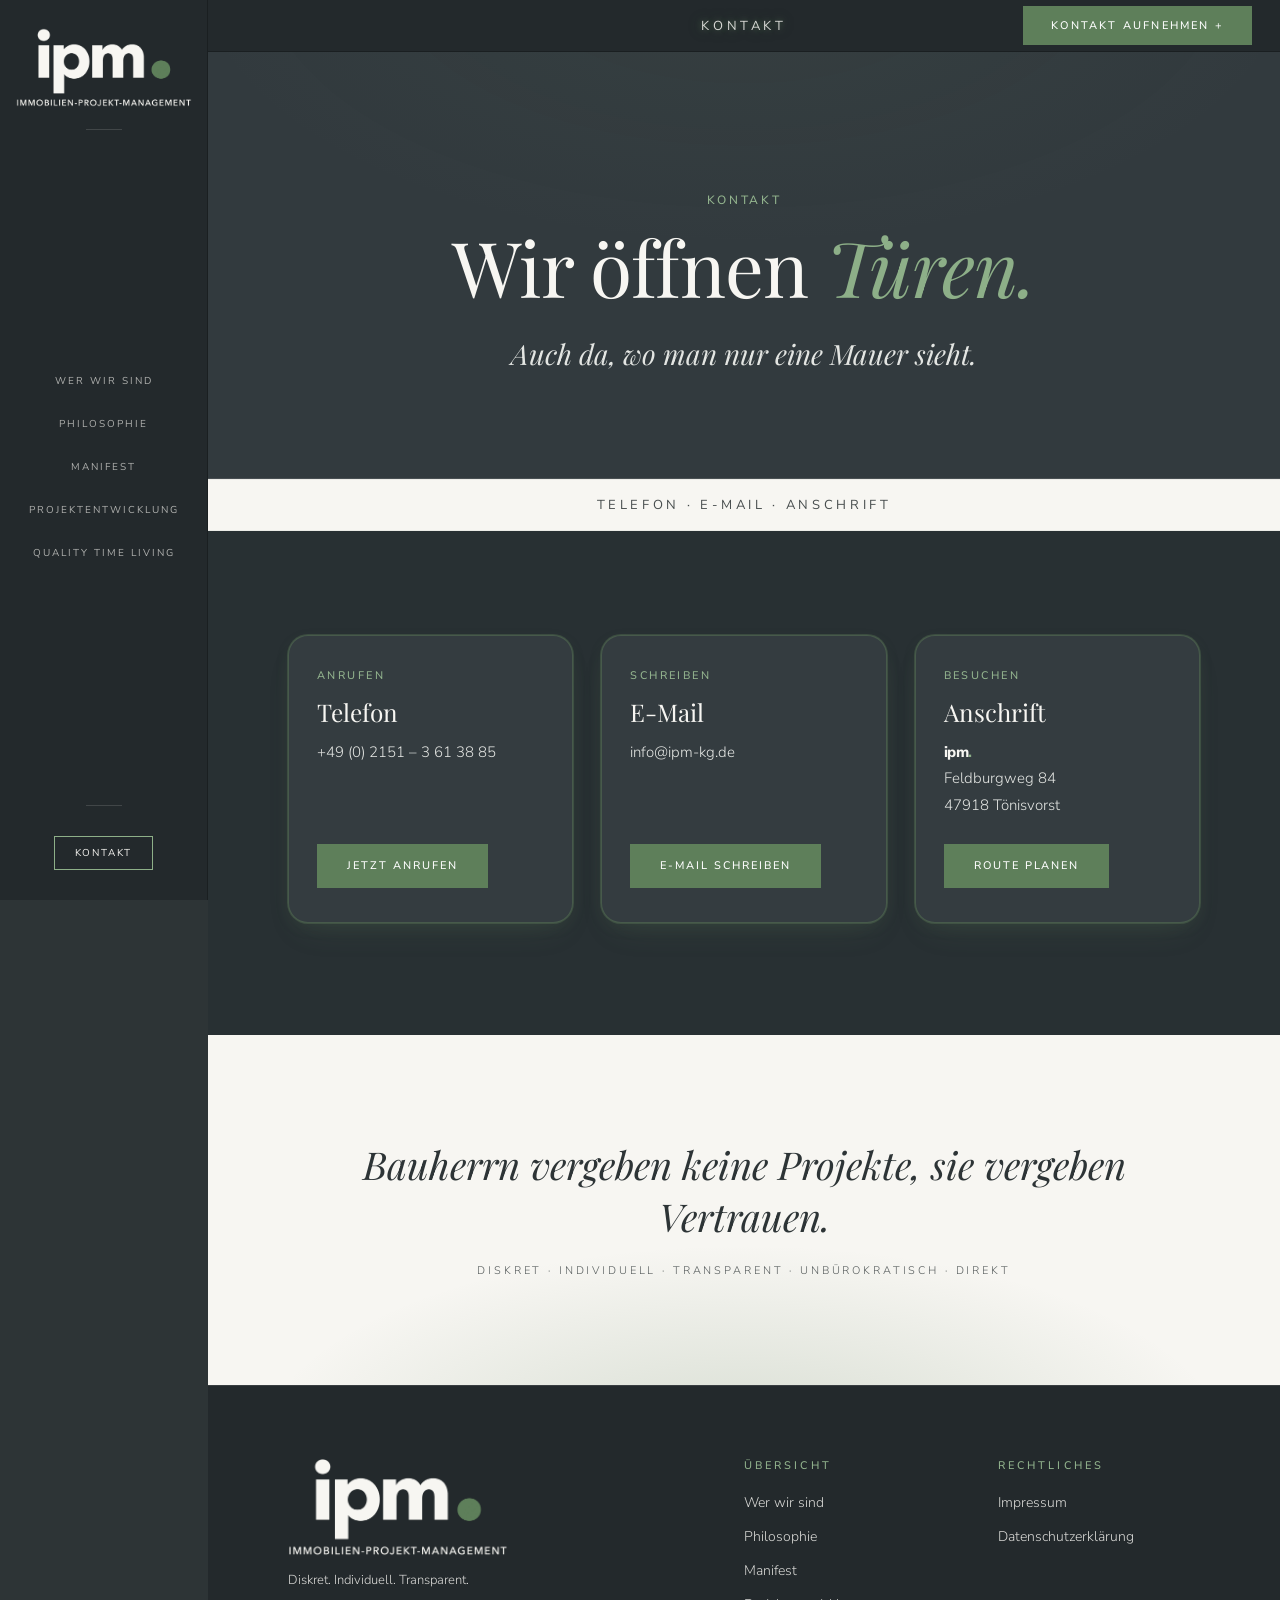
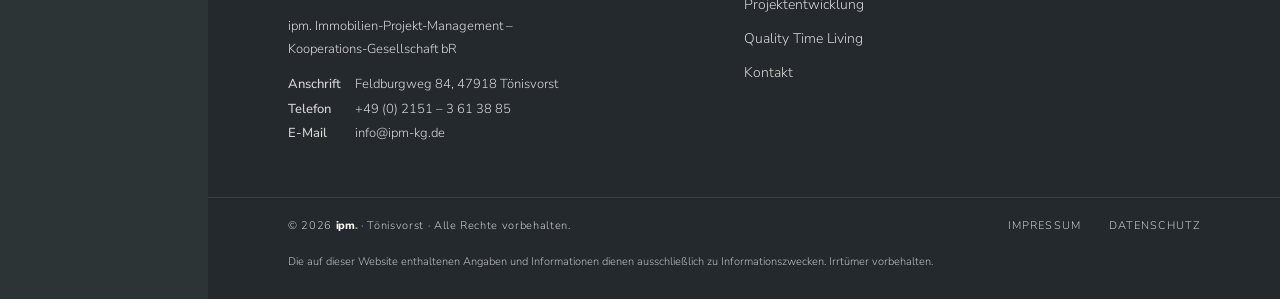
<file: kontakt/index.html>
<!DOCTYPE html>
<!-- Automatisch erzeugt aus content/kontakt.md mit tools/build.mjs – Texte bitte dort ändern, nicht hier. -->
<html lang="de" class="no-js" data-farben="invers">
<head>
<meta charset="UTF-8">
<meta name="viewport" content="width=device-width, initial-scale=1.0">
<title>Kontakt · ipm. Immobilien-Projekt-Management · Tönisvorst</title>
<meta name="description" content="Kontakt zur ipm. in Tönisvorst: Telefon, E-Mail und Anschrift.">
<link rel="icon" href="../assets/marke-2026-11/favicon.ico" sizes="any">
<link rel="icon" type="image/png" href="../assets/marke-2026-11/favicon-32.png" sizes="32x32">
<link rel="apple-touch-icon" href="../assets/marke-2026-11/apple-touch-icon.png">
<meta name="theme-color" content="#23292C">
<link rel="stylesheet" href="../assets/site.css">
</head>
<body class="seite-kontakt">


<div class="topbar" id="topbar">
  <button class="topbar-burger" id="mnavToggle" type="button" aria-label="Menü öffnen" aria-controls="mnav" aria-expanded="false">
    <span></span><span></span><span></span>
  </button>
  <a href="../" class="topbar-logo"><img class="logo-auf-hell" src="../assets/marke-2026-11/ipm-logo-kompakt-auf-hell.png" alt="ipm. – zur Startseite" width="600" height="226"><img class="logo-auf-dunkel" src="../assets/marke-2026-11/ipm-logo-kompakt-auf-dunkel.png" alt="ipm. – zur Startseite" width="600" height="226"></a>
  <span class="topbar-label" id="topbarLabel" data-start="Kontakt">Kontakt</span>
  <div class="topbar-rechts">
    <a href="../kontakt/" class="topbar-cta">Kontakt aufnehmen +</a>
  </div>
</div>

<nav class="mnav" id="mnav" aria-label="Hauptmenü" hidden>
  <ul class="mnav-list">
    <li><a href="../">Wer wir sind</a></li>
    <li><a href="../philosophie/">Philosophie</a></li>
    <li><a href="../manifest/">Manifest</a></li>
    <li><a href="../projektentwicklung/">Projekt­entwicklung</a></li>
    <li><a href="../quality-time-living/">Quality Time Living</a></li>
    <li class="mnav-sep"><a href="../kontakt/">Kontakt</a></li>
  </ul>
</nav>

<aside class="sidebar" id="sidebar">
  <div class="sb-logo">
    <a href="../"><img class="logo-auf-hell" src="../assets/marke-2026-11/ipm-logo-auf-hell.png" alt="ipm. Immobilien-Projekt-Management – zur Startseite" width="900" height="402"><img class="logo-auf-dunkel" src="../assets/marke-2026-11/ipm-logo-auf-dunkel.png" alt="ipm. Immobilien-Projekt-Management – zur Startseite" width="900" height="402"></a>
  </div>
  <div class="sb-sep"></div>
  <nav class="sb-nav" aria-label="Hauptmenü">
    <ul class="sb-list">
      <li><a href="../">Wer wir sind</a></li>
      <li><a href="../philosophie/">Philosophie</a></li>
      <li><a href="../manifest/">Manifest</a></li>
      <li><a href="../projektentwicklung/">Projekt­entwicklung</a></li>
      <li><a href="../quality-time-living/">Quality Time Living</a></li>
    </ul>
  </nav>
  <div class="sb-sep"></div>
  <div class="sb-cta-wrap">
    <a href="../kontakt/" class="sb-cta is-current">Kontakt</a>
  </div>
</aside>

<main>
<header class="seitenkopf" id="inhalt">
  <div class="seitenkopf-inner reveal"><span class="eyebrow">Kontakt</span>
<h1>Wir öffnen <em>Türen.</em></h1>
<p class="lead">Auch da, wo man nur eine Mauer sieht.</p></div>
</header>
<div class="section-divider"><span>Telefon · E-Mail · Anschrift</span></div>
<section id="telefon-e-mail-anschrift" class="grau">
<div class="karten" style="--spalten:3">
<article class="karte reveal" style="--d:0.00s"><span class="eyebrow">Anrufen</span>
<h3>Telefon</h3>
<p>+49 (0) 2151 – 3 61 38 85</p>
<p class="knopf-zeile"><a class="btn btn-gruen" href="tel:+4921513613885"><span class="btn-text">Jetzt anrufen</span></a></p></article>
<article class="karte reveal" style="--d:0.08s"><span class="eyebrow">Schreiben</span>
<h3>E-Mail</h3>
<p>info@ipm-kg.de</p>
<p class="knopf-zeile"><a class="btn btn-gruen" href="mailto:info@ipm-kg.de"><span class="btn-text">E-Mail schreiben</span></a></p></article>
<article class="karte reveal" style="--d:0.16s"><span class="eyebrow">Besuchen</span>
<h3>Anschrift</h3>
<p><span class="ipm-marke">ipm<span class="ipm-punkt">.</span></span><br>Feldburgweg 84<br>47918 Tönisvorst</p>
<p class="knopf-zeile"><a class="btn btn-gruen" href="https://www.google.com/maps/search/?api=1&amp;query=Feldburgweg+84+47918+T%C3%B6nisvorst" target="_blank" rel="noopener"><span class="btn-text">Route planen</span></a></p></article>
</div>
<div class="abschluss"><div class="abschluss-inner reveal"><p class="abschluss-zitat">Bauherrn vergeben keine Projekte, sie vergeben Vertrauen.</p>
<p class="abschluss-unter">diskret · individuell · transparent · unbürokratisch · direkt</p></div></div>
</section>
</main>

<footer id="footer">
  <div class="footer-main">
    <div>
      <img src="../assets/marke-2026-11/ipm-logo-auf-hell.png" alt="ipm. Immobilien-Projekt-Management" class="footer-logo logo-auf-hell" width="900" height="402"><img src="../assets/marke-2026-11/ipm-logo-auf-dunkel.png" alt="ipm. Immobilien-Projekt-Management" class="footer-logo logo-auf-dunkel" width="900" height="402">
      <p class="footer-tagline">Diskret. Individuell. Transparent.</p>
      <div class="footer-address">
        <p class="footer-firma">ipm. Immobilien-Projekt-Management –<br>Kooperations-Gesellschaft bR</p>
        <dl class="footer-kontakt">
          <dt>Anschrift</dt><dd>Feldburgweg 84, 47918 Tönisvorst</dd>
          <dt>Telefon</dt><dd><a href="tel:+4921513613885">+49 (0) 2151 – 3 61 38 85</a></dd>
          <dt>E-Mail</dt><dd><a href="mailto:info@ipm-kg.de">info@ipm-kg.de</a></dd>
        </dl>
      </div>
    </div>
    <div class="footer-col">
      <h2>Übersicht</h2>
      <ul>
        <li><a href="../">Wer wir sind</a></li>
        <li><a href="../philosophie/">Philosophie</a></li>
        <li><a href="../manifest/">Manifest</a></li>
        <li><a href="../projektentwicklung/">Projekt­entwicklung</a></li>
        <li><a href="../quality-time-living/">Quality Time Living</a></li>
        <li><a href="../kontakt/">Kontakt</a></li>
      </ul>
    </div>
    <div class="footer-col">
      <h2>Rechtliches</h2>
      <ul>
        <li><a href="../impressum/">Impressum</a></li>
        <li><a href="../datenschutz/">Datenschutzerklärung</a></li>
      </ul>
    </div>
  </div>
  <div class="footer-bottom">
    <span class="footer-copy">© 2026 <span class="ipm-marke">ipm<span class="ipm-punkt">.</span></span> · Tönisvorst · Alle Rechte vorbehalten.</span>
    <div class="footer-legal-links">
      <a href="../impressum/">Impressum</a>
      <a href="../datenschutz/">Datenschutz</a>
    </div>
  </div>
  <div class="footer-disclaimer">
    Die auf dieser Website enthaltenen Angaben und Informationen dienen ausschließlich zu Informationszwecken. Irrtümer vorbehalten.
  </div>
</footer>

<script src="../assets/site.js"></script>
</body>
</html>
</file>
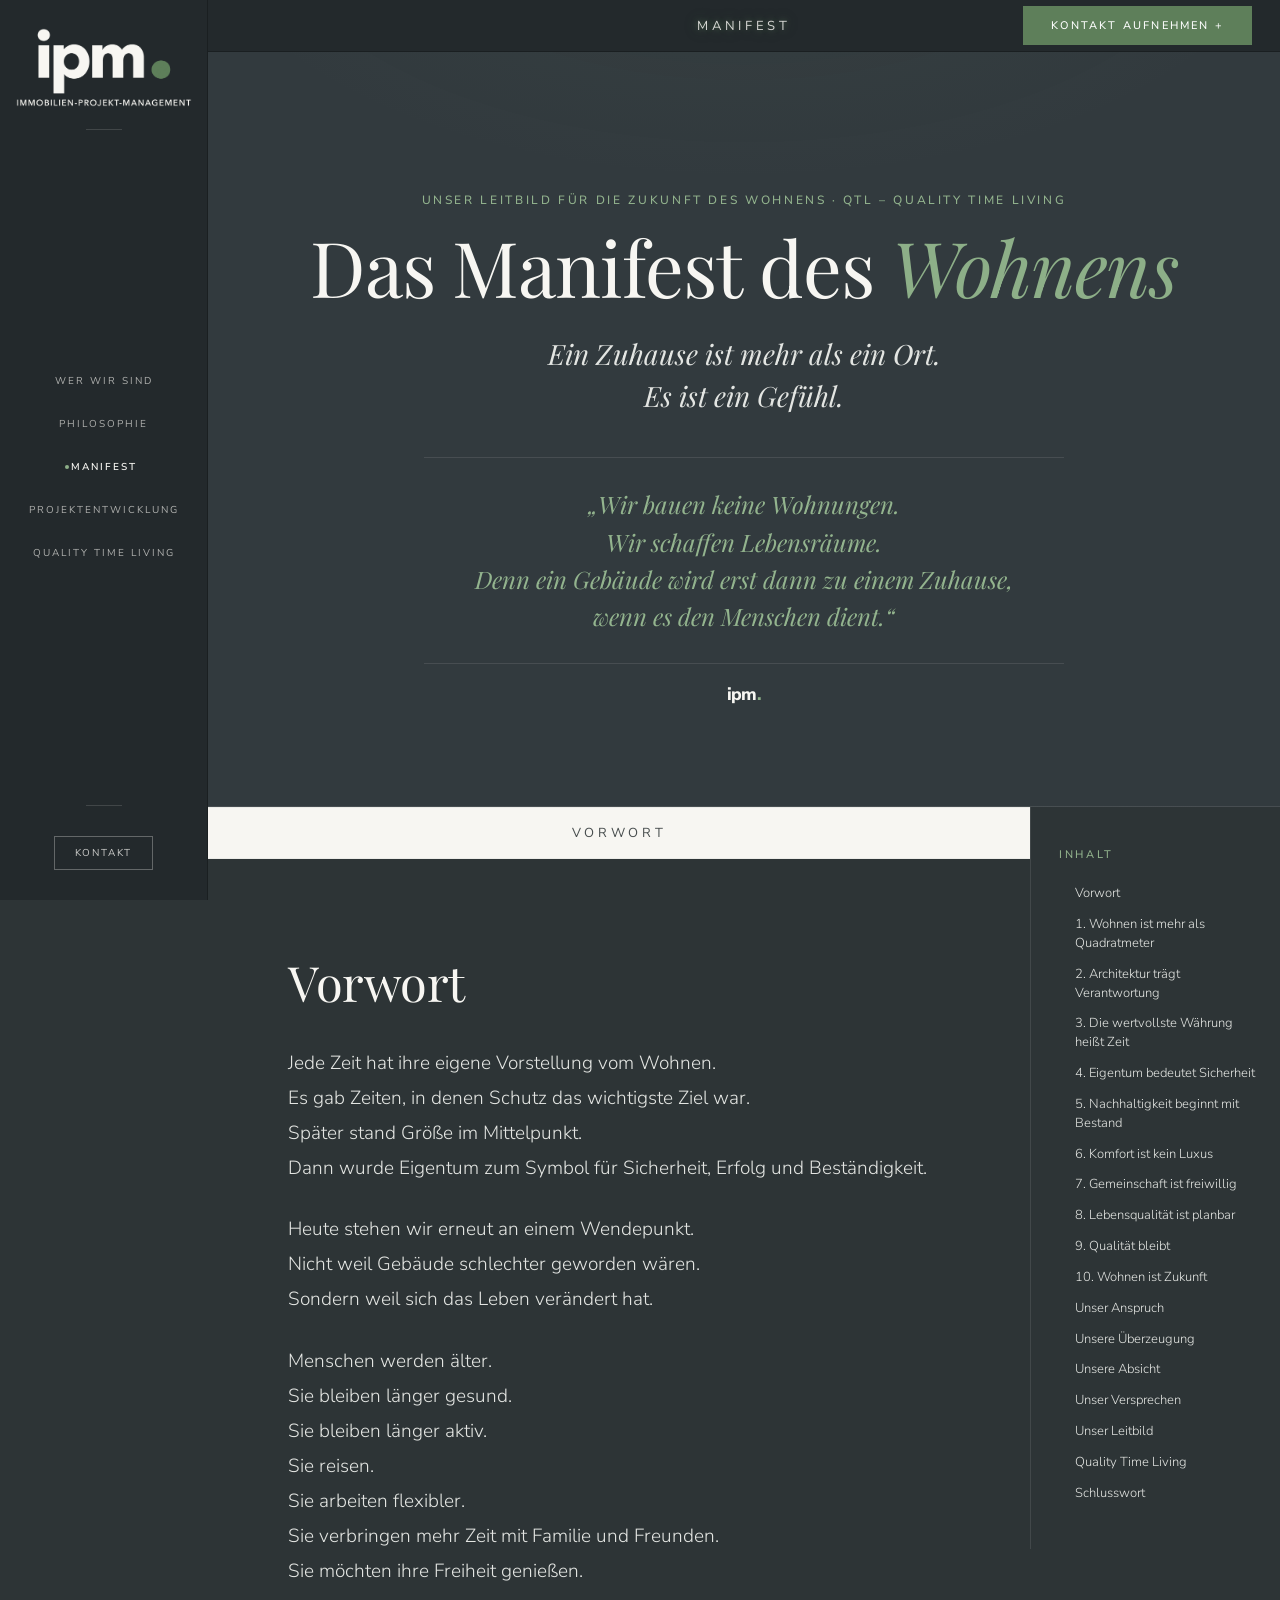
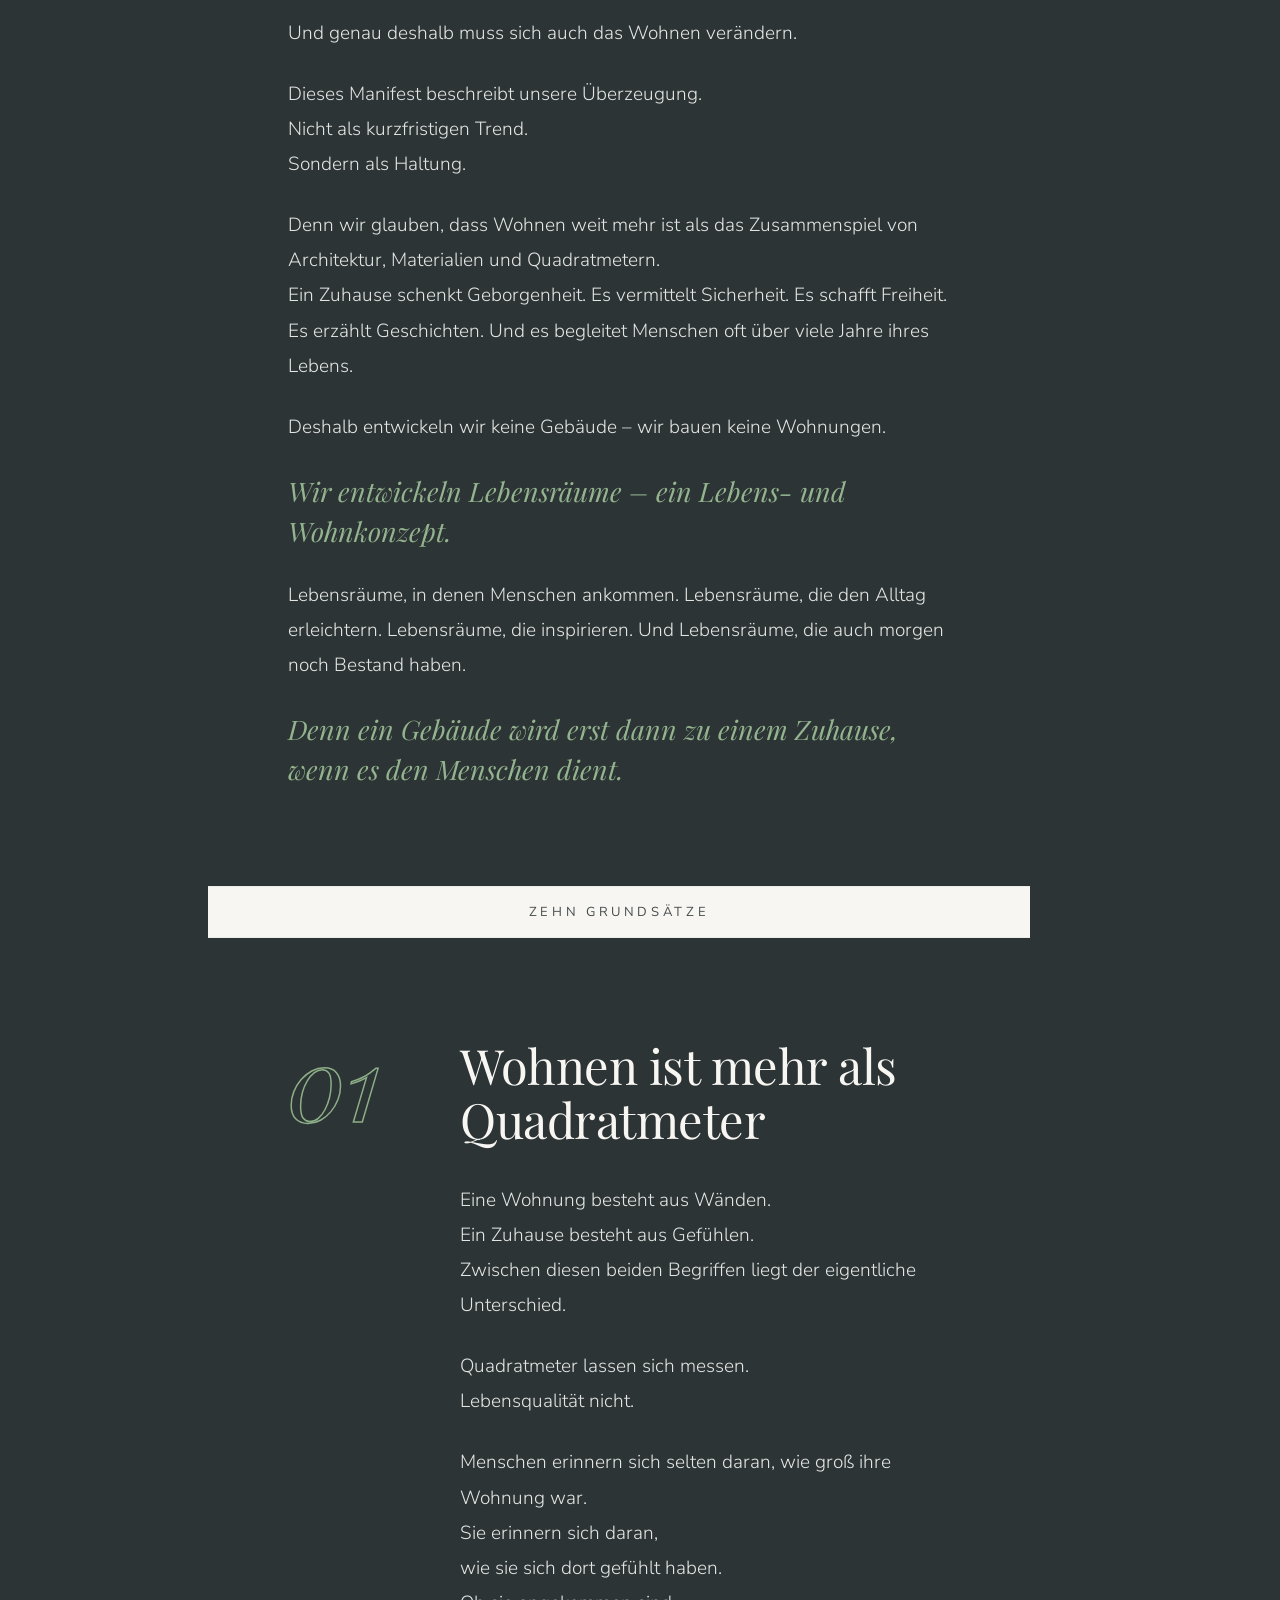
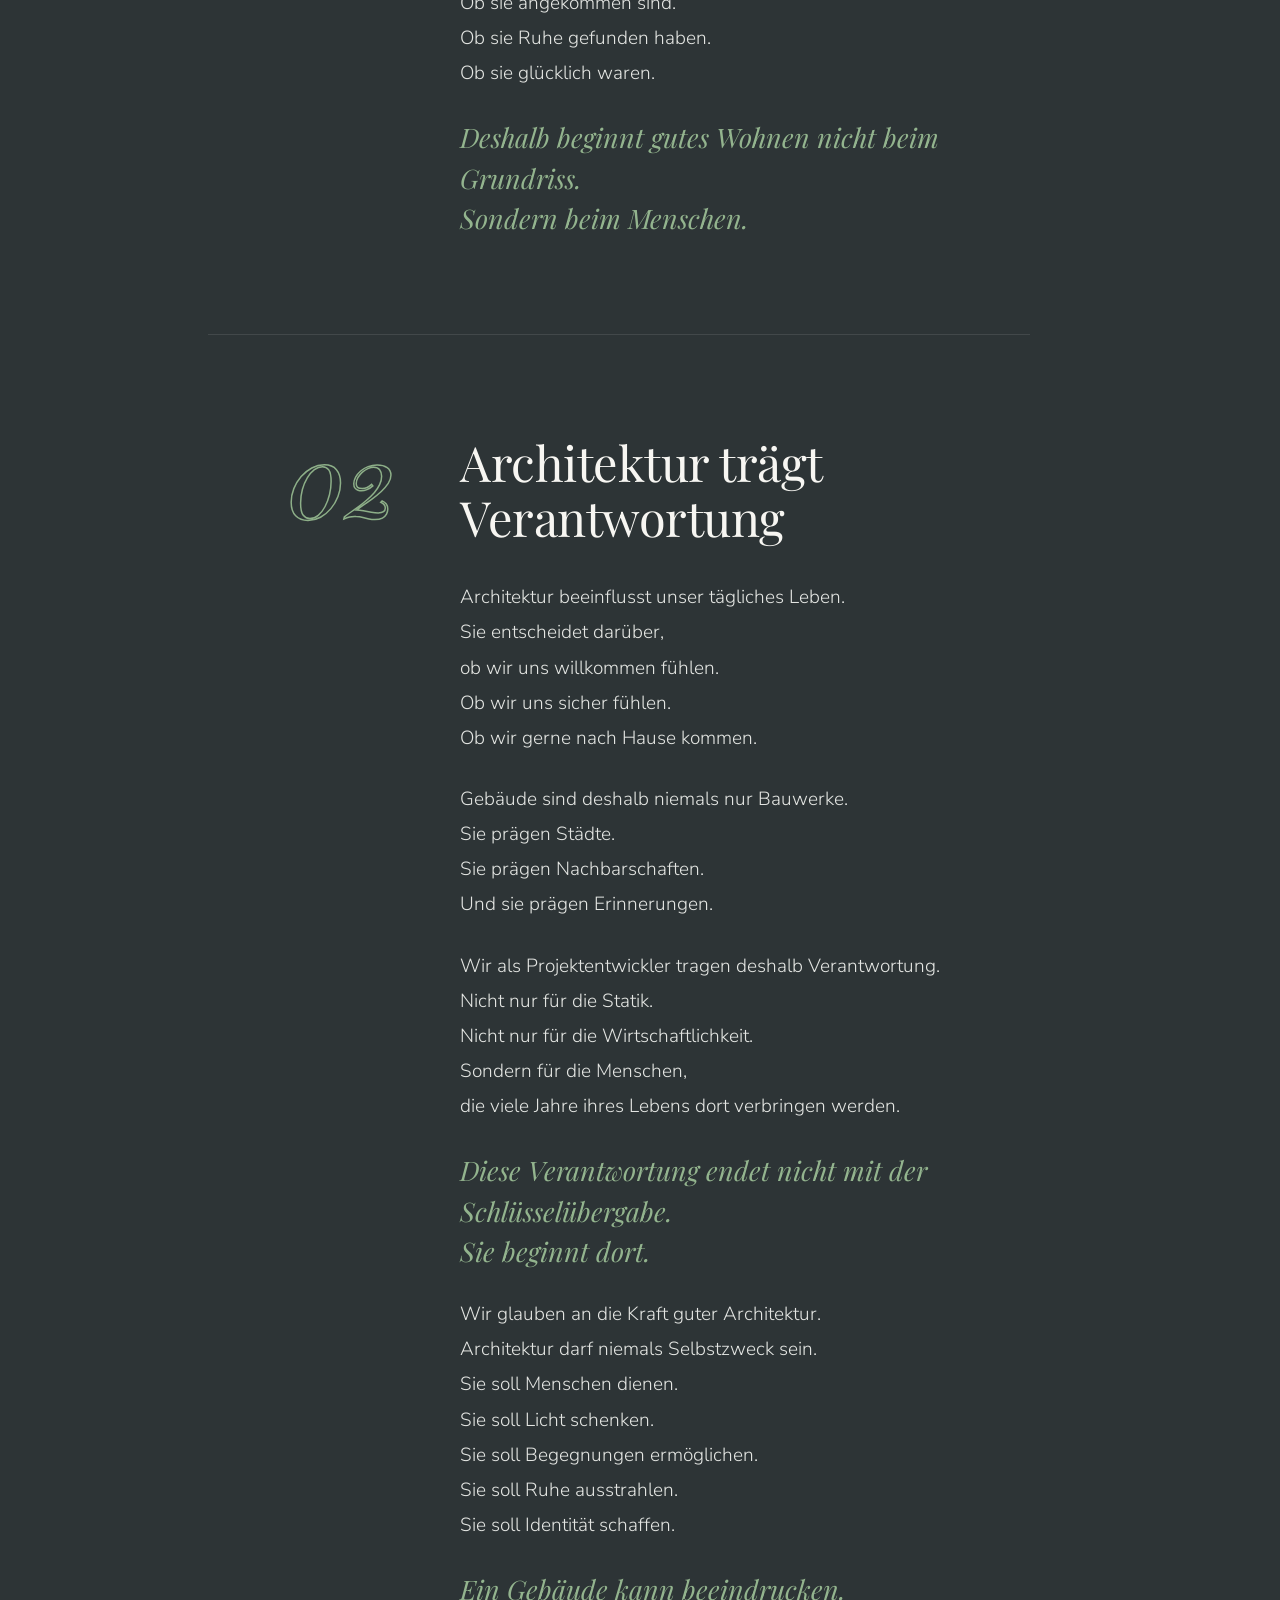
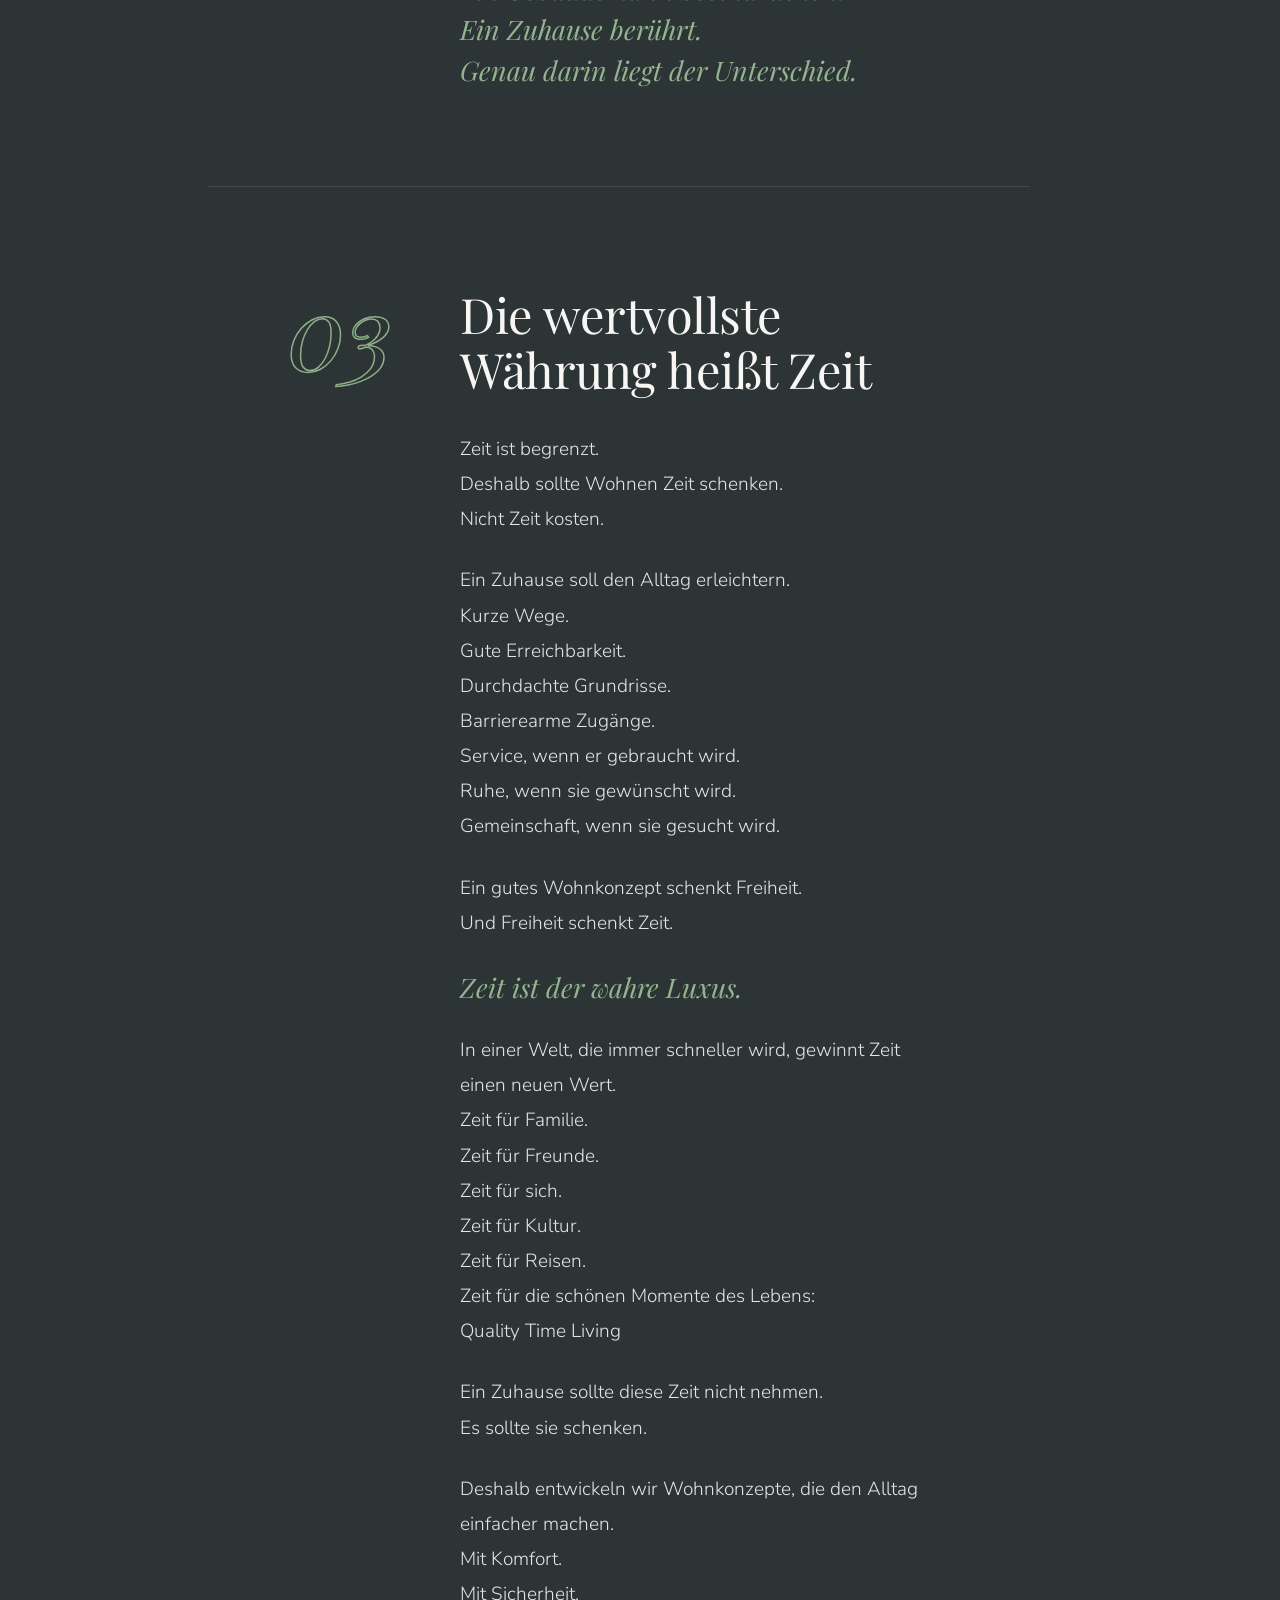
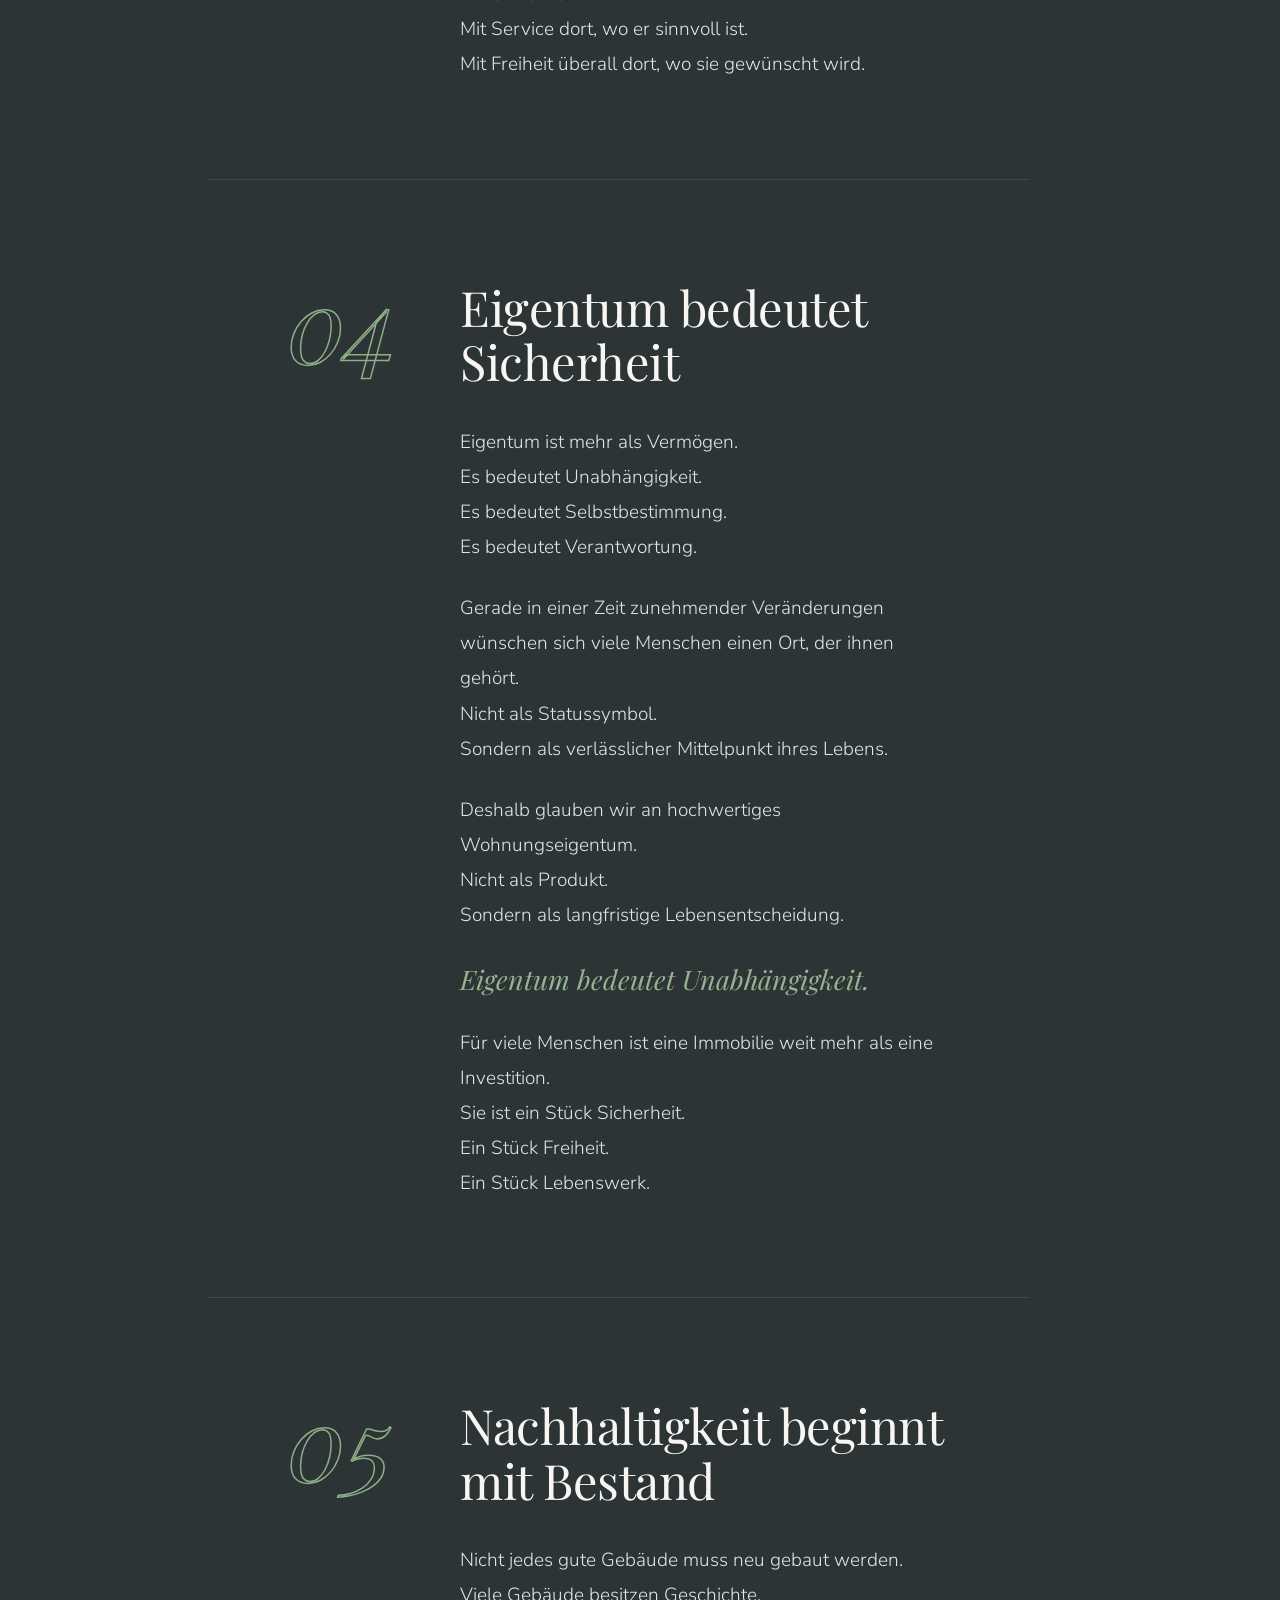
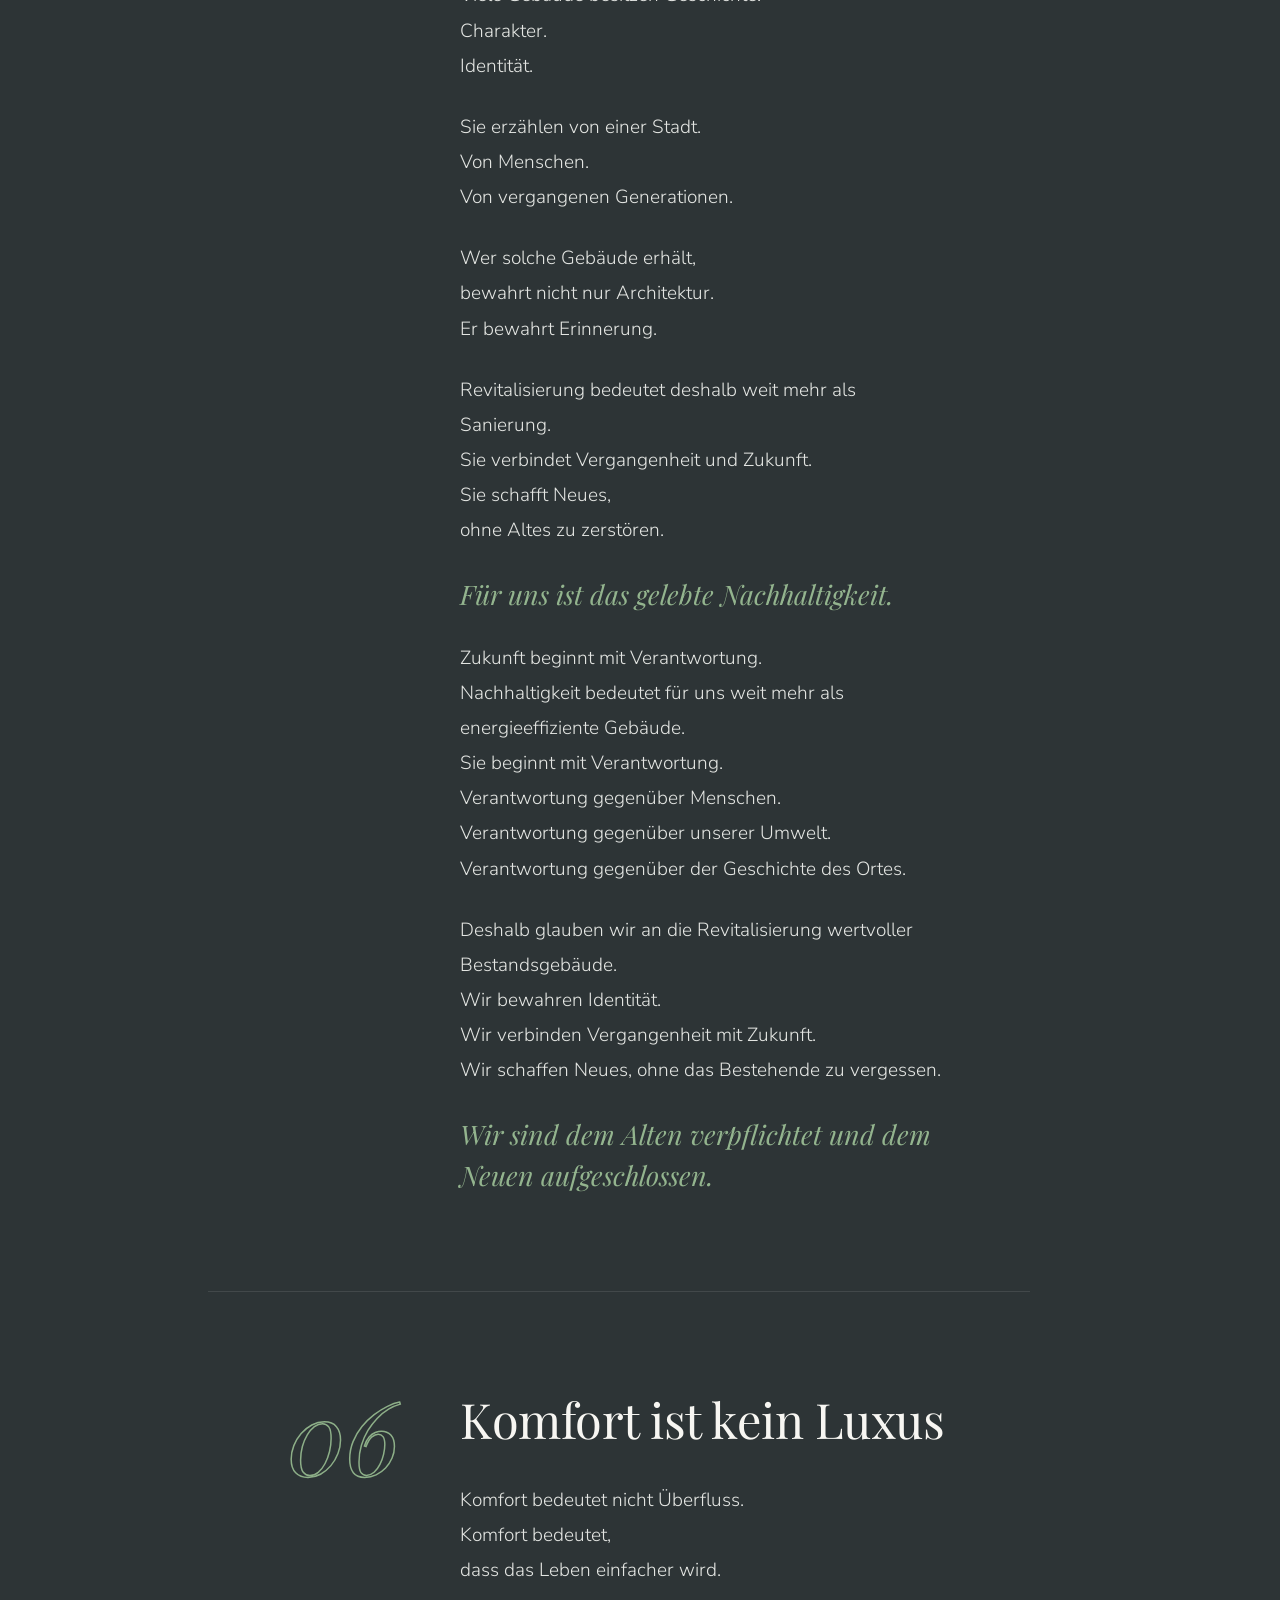
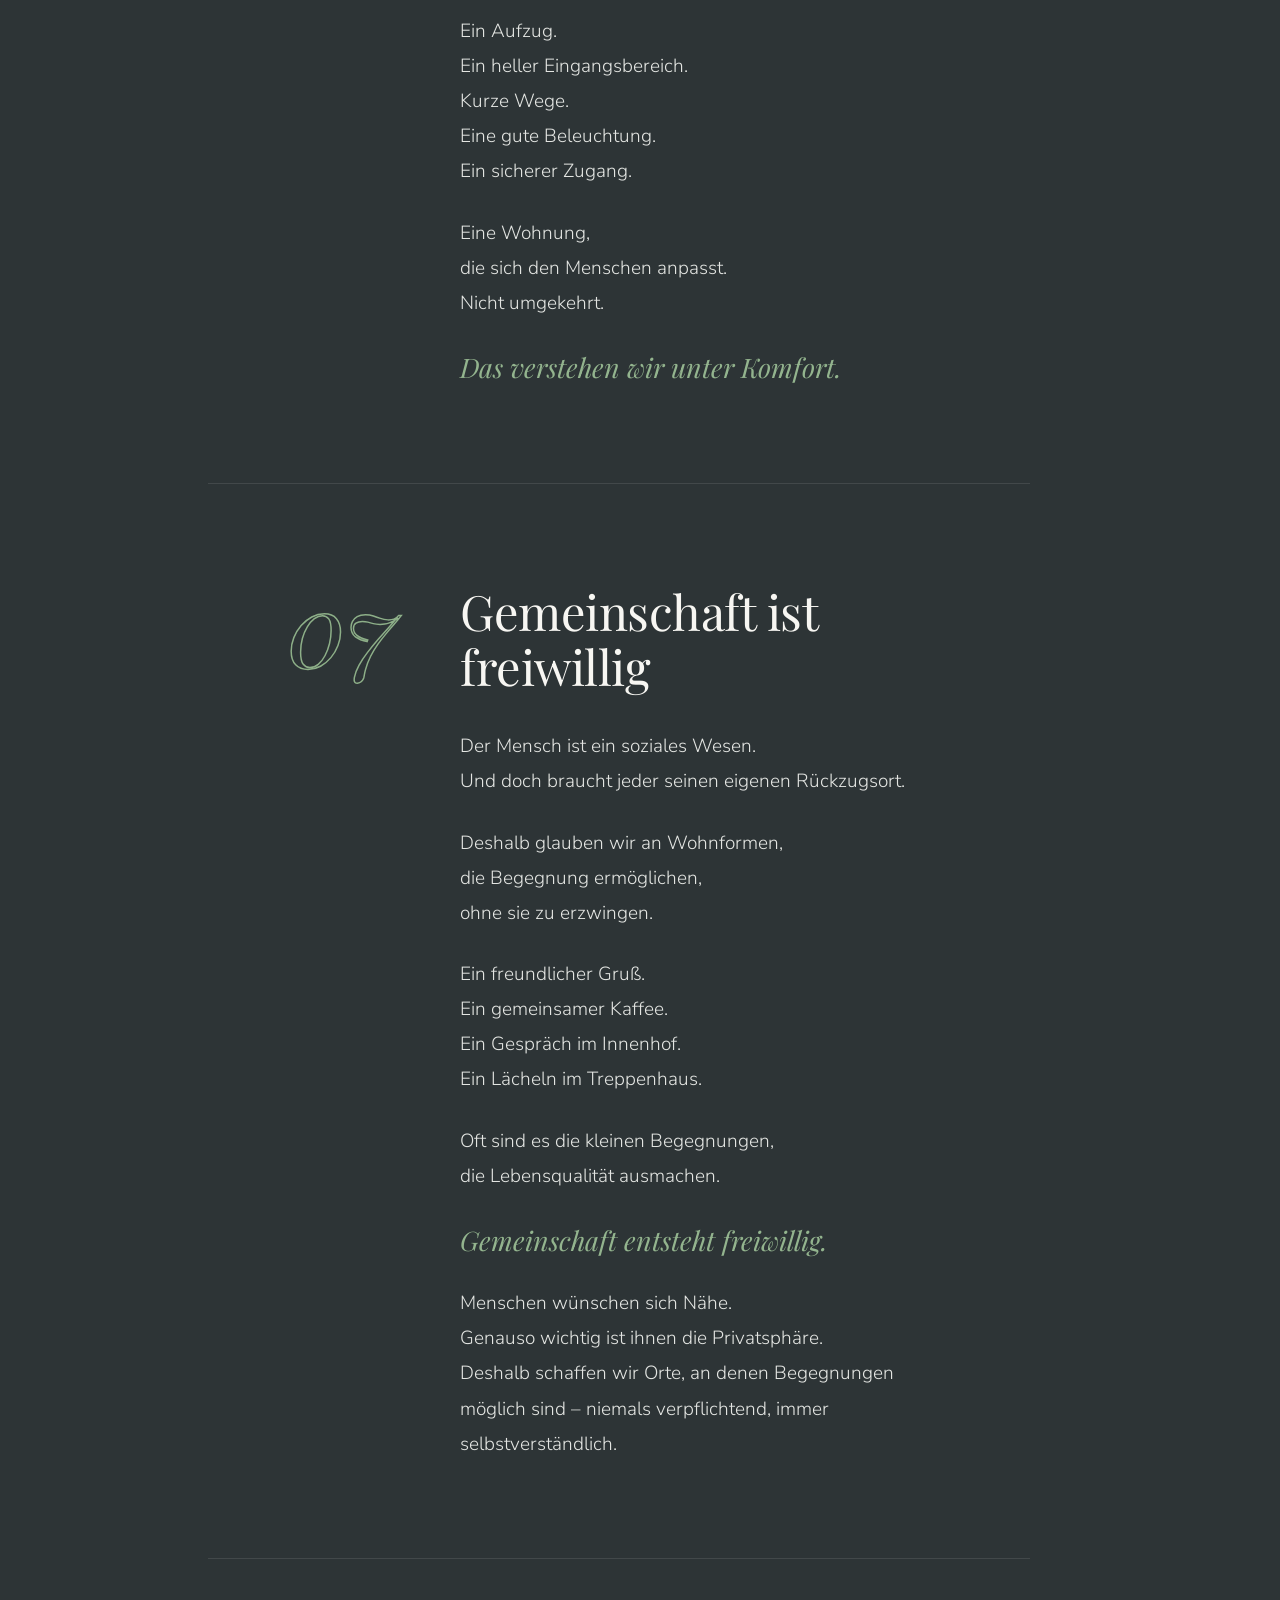
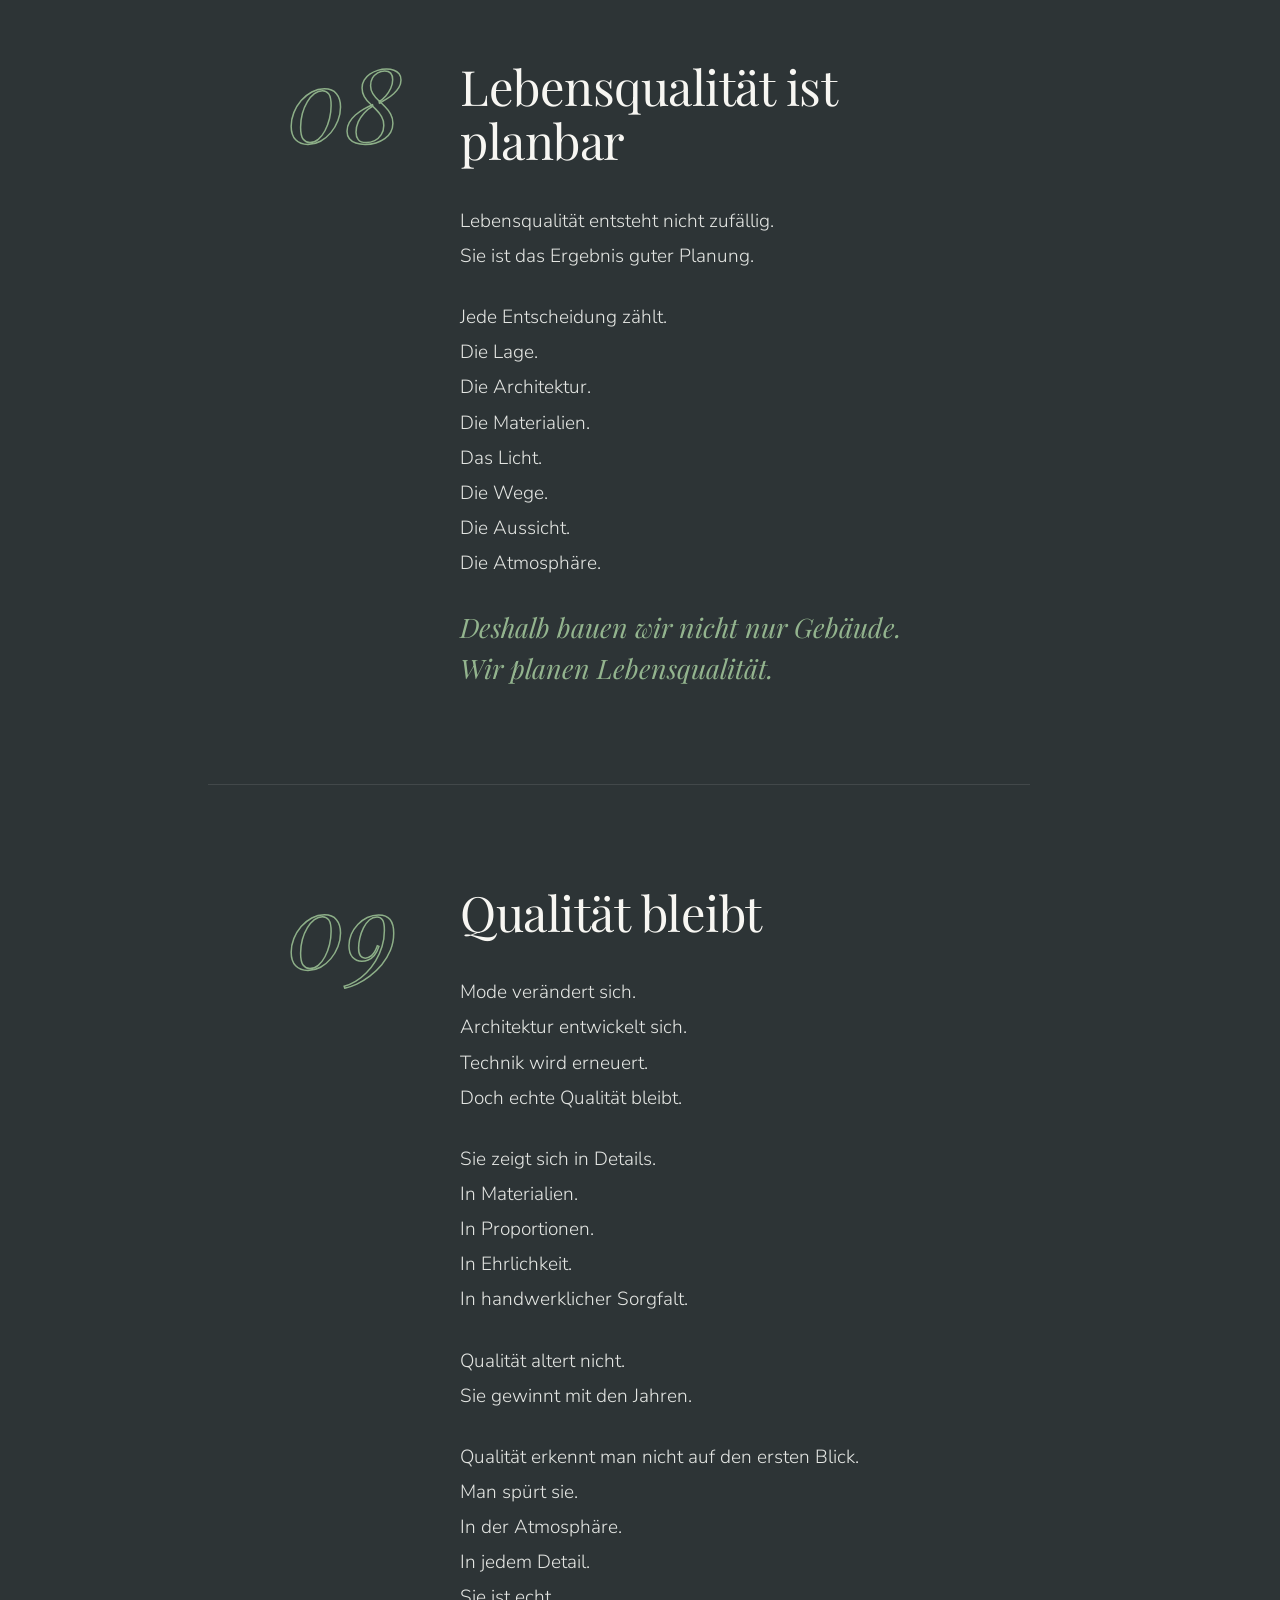
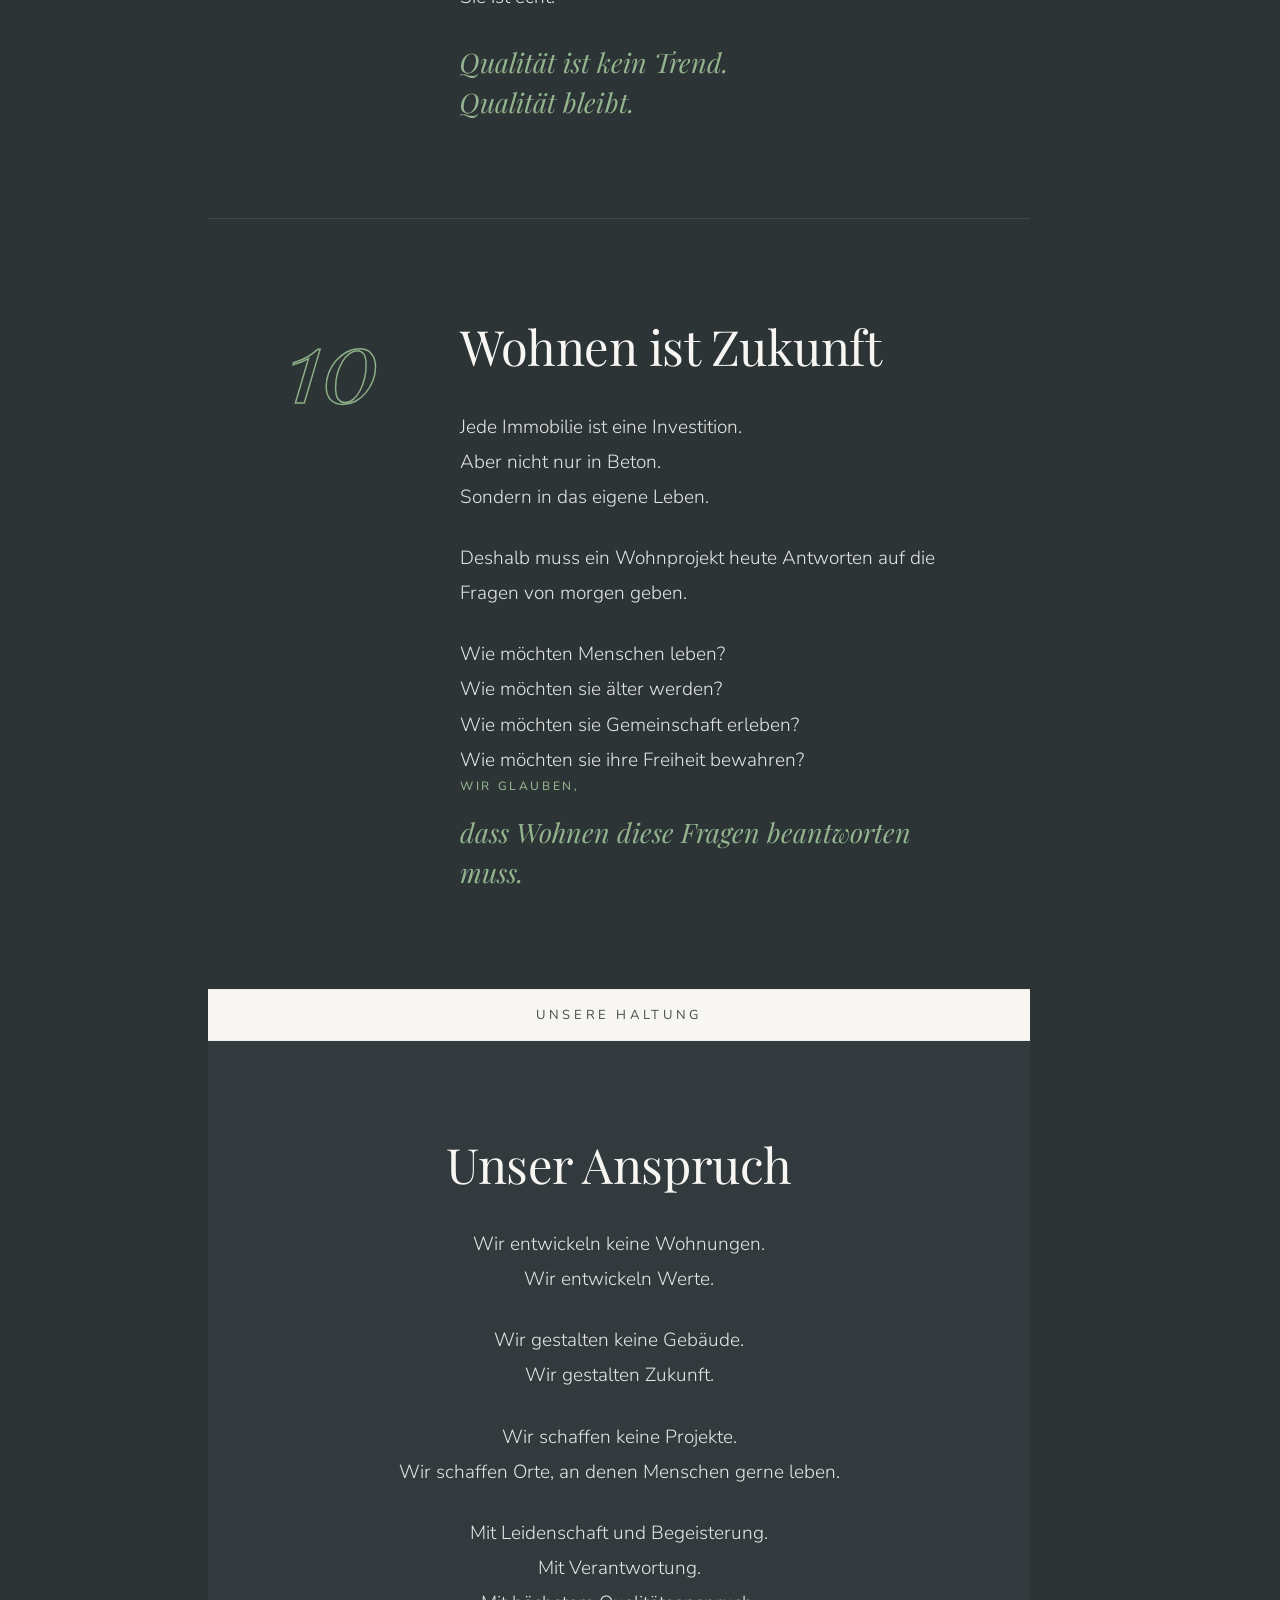
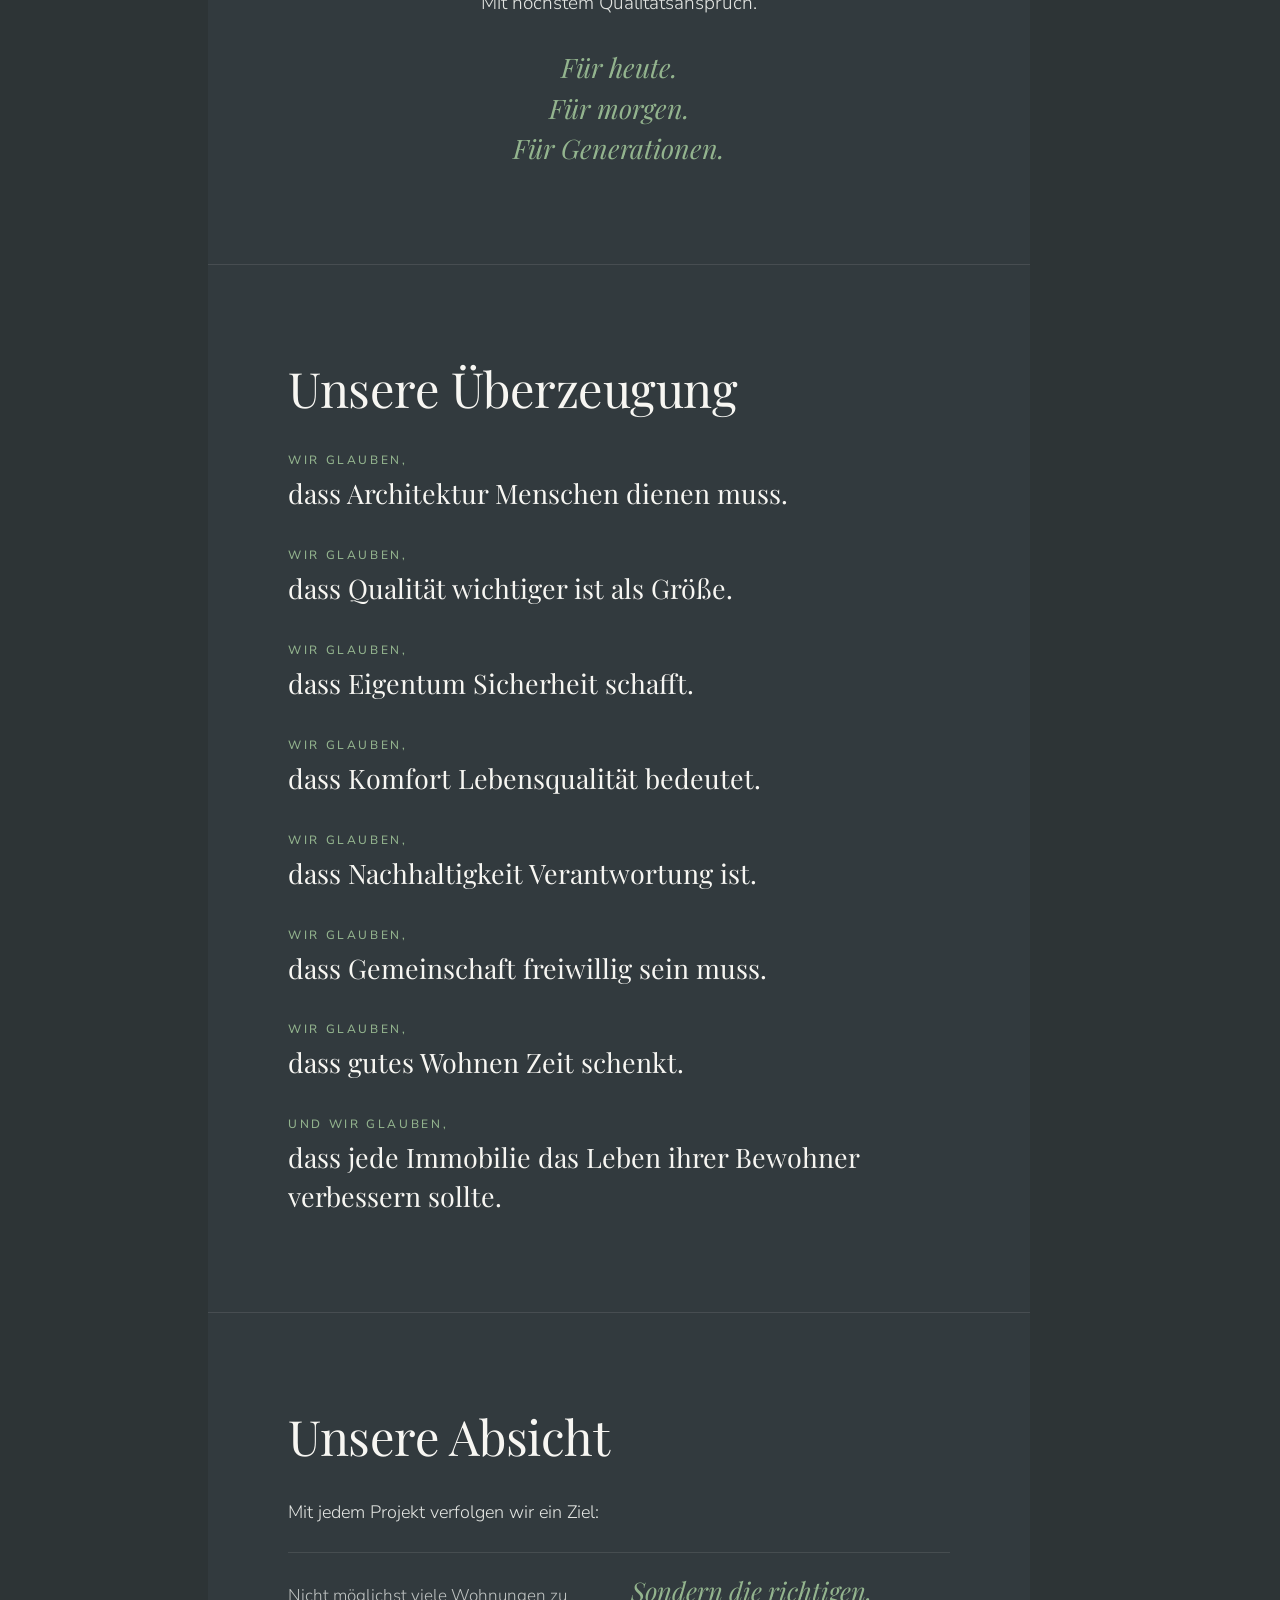
<file: manifest/index.html>
<!DOCTYPE html>
<!-- Automatisch erzeugt aus content/manifest.md mit tools/build.mjs – Texte bitte dort ändern, nicht hier. -->
<html lang="de" class="no-js" data-farben="invers">
<head>
<meta charset="UTF-8">
<meta name="viewport" content="width=device-width, initial-scale=1.0">
<title>Das Manifest des Wohnens · ipm. · Quality Time Living</title>
<meta name="description" content="Das Manifest des Wohnens der ipm.: Vorwort, zehn Grundsätze, Anspruch, Überzeugung, Absicht, Versprechen, Leitbild und Schlusswort.">
<link rel="icon" href="../assets/marke-2026-11/favicon.ico" sizes="any">
<link rel="icon" type="image/png" href="../assets/marke-2026-11/favicon-32.png" sizes="32x32">
<link rel="apple-touch-icon" href="../assets/marke-2026-11/apple-touch-icon.png">
<meta name="theme-color" content="#23292C">
<link rel="stylesheet" href="../assets/site.css">
</head>
<body class="seite-manifest">


<div class="topbar" id="topbar">
  <button class="topbar-burger" id="mnavToggle" type="button" aria-label="Menü öffnen" aria-controls="mnav" aria-expanded="false">
    <span></span><span></span><span></span>
  </button>
  <a href="../" class="topbar-logo"><img class="logo-auf-hell" src="../assets/marke-2026-11/ipm-logo-kompakt-auf-hell.png" alt="ipm. – zur Startseite" width="600" height="226"><img class="logo-auf-dunkel" src="../assets/marke-2026-11/ipm-logo-kompakt-auf-dunkel.png" alt="ipm. – zur Startseite" width="600" height="226"></a>
  <span class="topbar-label" id="topbarLabel" data-start="Manifest">Manifest</span>
  <div class="topbar-rechts">
    <a href="../kontakt/" class="topbar-cta">Kontakt aufnehmen +</a>
  </div>
</div>

<nav class="mnav" id="mnav" aria-label="Hauptmenü" hidden>
  <ul class="mnav-list">
    <li><a href="../">Wer wir sind</a></li>
    <li><a href="../philosophie/">Philosophie</a></li>
    <li class="is-active"><a href="../manifest/" aria-current="page">Manifest</a></li>
    <li><a href="../projektentwicklung/">Projekt­entwicklung</a></li>
    <li><a href="../quality-time-living/">Quality Time Living</a></li>
    <li class="mnav-sep"><a href="../kontakt/">Kontakt</a></li>
  </ul>
</nav>

<aside class="sidebar" id="sidebar">
  <div class="sb-logo">
    <a href="../"><img class="logo-auf-hell" src="../assets/marke-2026-11/ipm-logo-auf-hell.png" alt="ipm. Immobilien-Projekt-Management – zur Startseite" width="900" height="402"><img class="logo-auf-dunkel" src="../assets/marke-2026-11/ipm-logo-auf-dunkel.png" alt="ipm. Immobilien-Projekt-Management – zur Startseite" width="900" height="402"></a>
  </div>
  <div class="sb-sep"></div>
  <nav class="sb-nav" aria-label="Hauptmenü">
    <ul class="sb-list">
      <li><a href="../">Wer wir sind</a></li>
      <li><a href="../philosophie/">Philosophie</a></li>
      <li class="is-active"><a href="../manifest/" aria-current="page">Manifest</a><span class="sb-sub" id="sbSub"></span></li>
      <li><a href="../projektentwicklung/">Projekt­entwicklung</a></li>
      <li><a href="../quality-time-living/">Quality Time Living</a></li>
    </ul>
  </nav>
  <div class="sb-sep"></div>
  <div class="sb-cta-wrap">
    <a href="../kontakt/" class="sb-cta">Kontakt</a>
  </div>
</aside>

<main>
<header class="seitenkopf" id="inhalt">
  <div class="seitenkopf-inner reveal"><span class="eyebrow">Unser Leitbild für die <span class="q-wort"><span class="q">Z</span>ukunft</span> des Wohnens · <span class="q-wort"><span class="q">Q</span>TL</span> – <span class="qtl"><span class="q-wort"><span class="q">Q</span>uality</span> Time Living</span></span>
<h1>Das Manifest des <em>Wohnens</em></h1>
<p class="lead">Ein <span class="q-wort"><span class="q">Z</span>uhause</span> ist mehr als ein Ort.<br>Es ist ein Gefühl.</p>
<p class="seitenkopf-zitat">„Wir bauen keine Wohnungen.<br>Wir schaffen Lebensräume.<br>Denn ein Gebäude wird erst dann zu einem <span class="q-wort"><span class="q">Z</span>uhause</span>,<br>wenn es den Menschen dient.“</p>
<p class="seitenkopf-marke"><span class="ipm-marke">ipm<span class="ipm-punkt">.</span></span></p></div>
</header>
<div class="mit-inhalt">
  <nav class="inhalt" aria-label="Inhalt">
    <details>
      <summary>Inhalt</summary>
      <ol>
        <li><a href="#vorwort">Vorwort</a></li>
        <li><a href="#grundsatz-1">1. Wohnen ist mehr als Quadratmeter</a></li>
        <li><a href="#grundsatz-2">2. Architektur trägt Verantwortung</a></li>
        <li><a href="#grundsatz-3">3. Die wertvollste Währung heißt Zeit</a></li>
        <li><a href="#grundsatz-4">4. Eigentum bedeutet Sicherheit</a></li>
        <li><a href="#grundsatz-5">5. Nachhaltigkeit beginnt mit Bestand</a></li>
        <li><a href="#grundsatz-6">6. Komfort ist kein Luxus</a></li>
        <li><a href="#grundsatz-7">7. Gemeinschaft ist freiwillig</a></li>
        <li><a href="#grundsatz-8">8. Lebensqualität ist planbar</a></li>
        <li><a href="#grundsatz-9">9. Qualität bleibt</a></li>
        <li><a href="#grundsatz-10">10. Wohnen ist Zukunft</a></li>
        <li><a href="#unser-anspruch">Unser Anspruch</a></li>
        <li><a href="#unsere-ueberzeugung">Unsere Überzeugung</a></li>
        <li><a href="#unsere-absicht">Unsere Absicht</a></li>
        <li><a href="#unser-versprechen">Unser Versprechen</a></li>
        <li><a href="#unser-leitbild">Unser Leitbild</a></li>
        <li><a href="#quality-time-living">Quality Time Living</a></li>
        <li><a href="#schlusswort">Schlusswort</a></li>
      </ol>
    </details>
  </nav>
  <div class="inhalt-text">
<div class="section-divider"><span>Vorwort</span></div>
<section id="vorwort">
<div class="zeilen" id="vorwort"><div class="zeilen-inner reveal"><h2>Vorwort</h2>
<p>Jede <span class="q-wort"><span class="q">Z</span>eit</span> hat ihre eigene Vorstellung vom Wohnen.<br>Es gab <span class="q-wort"><span class="q">Z</span>eiten</span>, in denen Schutz das wichtigste <span class="q-wort"><span class="q">Z</span>iel</span> war.<br>Später stand Größe im Mittelpunkt.<br>Dann wurde Eigentum zum Symbol für Sicherheit, Erfolg und Beständigkeit.</p>
<p>Heute stehen wir erneut an einem Wendepunkt.<br>Nicht weil Gebäude schlechter geworden wären.<br>Sondern weil sich das Leben verändert hat.</p>
<p>Menschen werden älter.<br>Sie bleiben länger gesund.<br>Sie bleiben länger aktiv.<br>Sie reisen.<br>Sie arbeiten flexibler.<br>Sie verbringen mehr <span class="q-wort"><span class="q">Z</span>eit</span> mit Familie und Freunden.<br>Sie möchten ihre Freiheit genießen.</p>
<p>Und genau deshalb muss sich auch das Wohnen verändern.</p>
<p>Dieses Manifest beschreibt unsere Überzeugung.<br>Nicht als kurzfristigen Trend.<br>Sondern als Haltung.</p>
<p>Denn wir glauben, dass Wohnen weit mehr ist als das <span class="q-wort"><span class="q">Z</span>usammenspiel</span> von Architektur, Materialien und <span class="q-wort"><span class="q">Q</span>uadratmetern</span>.<br>Ein <span class="q-wort"><span class="q">Z</span>uhause</span> schenkt Geborgenheit. Es vermittelt Sicherheit. Es schafft Freiheit. Es erzählt Geschichten. Und es begleitet Menschen oft über viele Jahre ihres Lebens.</p>
<p>Deshalb entwickeln wir keine Gebäude – wir bauen keine Wohnungen.</p>
<p class="hervor">Wir entwickeln Lebensräume – ein Lebens- und Wohnkonzept.</p>
<p>Lebensräume, in denen Menschen ankommen. Lebensräume, die den Alltag erleichtern. Lebensräume, die inspirieren. Und Lebensräume, die auch morgen noch Bestand haben.</p>
<p class="hervor">Denn ein Gebäude wird erst dann zu einem <span class="q-wort"><span class="q">Z</span>uhause</span>, wenn es den Menschen dient.</p></div></div>
</section>
<div class="section-divider"><span>Zehn Grundsätze</span></div>
<section id="zehn-grundsaetze">
<article class="grundsatz" id="grundsatz-1">
  <span class="grundsatz-nr" aria-hidden="true">01</span>
  <div class="grundsatz-text reveal"><h2>Wohnen ist mehr als <span class="q-wort"><span class="q">Q</span>uadratmeter</span></h2>
<p>Eine Wohnung besteht aus Wänden.<br>Ein <span class="q-wort"><span class="q">Z</span>uhause</span> besteht aus Gefühlen.<br><span class="q-wort"><span class="q">Z</span>wischen</span> diesen beiden Begriffen liegt der eigentliche Unterschied.</p>
<p><span class="q-wort"><span class="q">Q</span>uadratmeter</span> lassen sich messen.<br>Lebensqualität nicht.</p>
<p>Menschen erinnern sich selten daran, wie groß ihre Wohnung war.<br>Sie erinnern sich daran,<br>wie sie sich dort gefühlt haben.<br>Ob sie angekommen sind.<br>Ob sie Ruhe gefunden haben.<br>Ob sie glücklich waren.</p>
<p class="hervor">Deshalb beginnt gutes Wohnen nicht beim Grundriss.<br>Sondern beim Menschen.</p></div>
</article>
<article class="grundsatz" id="grundsatz-2">
  <span class="grundsatz-nr" aria-hidden="true">02</span>
  <div class="grundsatz-text reveal"><h2>Architektur trägt Verantwortung</h2>
<p>Architektur beeinflusst unser tägliches Leben.<br>Sie entscheidet darüber,<br>ob wir uns willkommen fühlen.<br>Ob wir uns sicher fühlen.<br>Ob wir gerne nach Hause kommen.</p>
<p>Gebäude sind deshalb niemals nur Bauwerke.<br>Sie prägen Städte.<br>Sie prägen Nachbarschaften.<br>Und sie prägen Erinnerungen.</p>
<p>Wir als Projektentwickler tragen deshalb Verantwortung.<br>Nicht nur für die Statik.<br>Nicht nur für die Wirtschaftlichkeit.<br>Sondern für die Menschen,<br>die viele Jahre ihres Lebens dort verbringen werden.</p>
<p class="hervor">Diese Verantwortung endet nicht mit der Schlüsselübergabe.<br>Sie beginnt dort.</p>
<p>Wir glauben an die Kraft guter Architektur.<br>Architektur darf niemals Selbstzweck sein.<br>Sie soll Menschen dienen.<br>Sie soll Licht schenken.<br>Sie soll Begegnungen ermöglichen.<br>Sie soll Ruhe ausstrahlen.<br>Sie soll Identität schaffen.</p>
<p class="hervor">Ein Gebäude kann beeindrucken.<br>Ein <span class="q-wort"><span class="q">Z</span>uhause</span> berührt.<br>Genau darin liegt der Unterschied.</p></div>
</article>
<article class="grundsatz" id="grundsatz-3">
  <span class="grundsatz-nr" aria-hidden="true">03</span>
  <div class="grundsatz-text reveal"><h2>Die wertvollste Währung heißt <span class="q-wort"><span class="q">Z</span>eit</span></h2>
<p><span class="q-wort"><span class="q">Z</span>eit</span> ist begrenzt.<br>Deshalb sollte Wohnen <span class="q-wort"><span class="q">Z</span>eit</span> schenken.<br>Nicht <span class="q-wort"><span class="q">Z</span>eit</span> kosten.</p>
<p>Ein <span class="q-wort"><span class="q">Z</span>uhause</span> soll den Alltag erleichtern.<br>Kurze Wege.<br>Gute Erreichbarkeit.<br>Durchdachte Grundrisse.<br>Barrierearme <span class="q-wort"><span class="q">Z</span>ugänge</span>.<br>Service, wenn er gebraucht wird.<br>Ruhe, wenn sie gewünscht wird.<br>Gemeinschaft, wenn sie gesucht wird.</p>
<p>Ein gutes Wohnkonzept schenkt Freiheit.<br>Und Freiheit schenkt <span class="q-wort"><span class="q">Z</span>eit</span>.</p>
<p class="hervor"><span class="q-wort"><span class="q">Z</span>eit</span> ist der wahre Luxus.</p>
<p>In einer Welt, die immer schneller wird, gewinnt <span class="q-wort"><span class="q">Z</span>eit</span> einen neuen Wert.<br><span class="q-wort"><span class="q">Z</span>eit</span> für Familie.<br><span class="q-wort"><span class="q">Z</span>eit</span> für Freunde.<br><span class="q-wort"><span class="q">Z</span>eit</span> für sich.<br><span class="q-wort"><span class="q">Z</span>eit</span> für Kultur.<br><span class="q-wort"><span class="q">Z</span>eit</span> für Reisen.<br><span class="q-wort"><span class="q">Z</span>eit</span> für die schönen Momente des Lebens:<br><span class="qtl"><span class="q-wort"><span class="q">Q</span>uality</span> Time Living</span></p>
<p>Ein <span class="q-wort"><span class="q">Z</span>uhause</span> sollte diese <span class="q-wort"><span class="q">Z</span>eit</span> nicht nehmen.<br>Es sollte sie schenken.</p>
<p>Deshalb entwickeln wir Wohnkonzepte, die den Alltag einfacher machen.<br>Mit Komfort.<br>Mit Sicherheit.<br>Mit Service dort, wo er sinnvoll ist.<br>Mit Freiheit überall dort, wo sie gewünscht wird.</p></div>
</article>
<article class="grundsatz" id="grundsatz-4">
  <span class="grundsatz-nr" aria-hidden="true">04</span>
  <div class="grundsatz-text reveal"><h2>Eigentum bedeutet Sicherheit</h2>
<p>Eigentum ist mehr als Vermögen.<br>Es bedeutet Unabhängigkeit.<br>Es bedeutet Selbstbestimmung.<br>Es bedeutet Verantwortung.</p>
<p>Gerade in einer <span class="q-wort"><span class="q">Z</span>eit</span> zunehmender Veränderungen wünschen sich viele Menschen einen Ort, der ihnen gehört.<br>Nicht als Statussymbol.<br>Sondern als verlässlicher Mittelpunkt ihres Lebens.</p>
<p>Deshalb glauben wir an hochwertiges Wohnungseigentum.<br>Nicht als Produkt.<br>Sondern als langfristige Lebensentscheidung.</p>
<p class="hervor">Eigentum bedeutet Unabhängigkeit.</p>
<p>Für viele Menschen ist eine Immobilie weit mehr als eine Investition.<br>Sie ist ein Stück Sicherheit.<br>Ein Stück Freiheit.<br>Ein Stück Lebenswerk.</p></div>
</article>
<article class="grundsatz" id="grundsatz-5">
  <span class="grundsatz-nr" aria-hidden="true">05</span>
  <div class="grundsatz-text reveal"><h2>Nachhaltigkeit beginnt mit Bestand</h2>
<p>Nicht jedes gute Gebäude muss neu gebaut werden.<br>Viele Gebäude besitzen Geschichte.<br>Charakter.<br>Identität.</p>
<p>Sie erzählen von einer Stadt.<br>Von Menschen.<br>Von vergangenen Generationen.</p>
<p>Wer solche Gebäude erhält,<br>bewahrt nicht nur Architektur.<br>Er bewahrt Erinnerung.</p>
<p>Revitalisierung bedeutet deshalb weit mehr als Sanierung.<br>Sie verbindet Vergangenheit und <span class="q-wort"><span class="q">Z</span>ukunft</span>.<br>Sie schafft Neues,<br>ohne Altes zu zerstören.</p>
<p class="hervor">Für uns ist das gelebte Nachhaltigkeit.</p>
<p><span class="q-wort"><span class="q">Z</span>ukunft</span> beginnt mit Verantwortung.<br>Nachhaltigkeit bedeutet für uns weit mehr als energieeffiziente Gebäude.<br>Sie beginnt mit Verantwortung.<br>Verantwortung gegenüber Menschen.<br>Verantwortung gegenüber unserer Umwelt.<br>Verantwortung gegenüber der Geschichte des Ortes.</p>
<p>Deshalb glauben wir an die Revitalisierung wertvoller Bestandsgebäude.<br>Wir bewahren Identität.<br>Wir verbinden Vergangenheit mit <span class="q-wort"><span class="q">Z</span>ukunft</span>.<br>Wir schaffen Neues, ohne das Bestehende zu vergessen.</p>
<p class="hervor">Wir sind dem Alten verpflichtet und dem Neuen aufgeschlossen.</p></div>
</article>
<article class="grundsatz" id="grundsatz-6">
  <span class="grundsatz-nr" aria-hidden="true">06</span>
  <div class="grundsatz-text reveal"><h2>Komfort ist kein Luxus</h2>
<p>Komfort bedeutet nicht Überfluss.<br>Komfort bedeutet,<br>dass das Leben einfacher wird.</p>
<p>Ein Aufzug.<br>Ein heller Eingangsbereich.<br>Kurze Wege.<br>Eine gute Beleuchtung.<br>Ein sicherer <span class="q-wort"><span class="q">Z</span>ugang</span>.</p>
<p>Eine Wohnung,<br>die sich den Menschen anpasst.<br>Nicht umgekehrt.</p>
<p class="hervor">Das verstehen wir unter Komfort.</p></div>
</article>
<article class="grundsatz" id="grundsatz-7">
  <span class="grundsatz-nr" aria-hidden="true">07</span>
  <div class="grundsatz-text reveal"><h2>Gemeinschaft ist freiwillig</h2>
<p>Der Mensch ist ein soziales Wesen.<br>Und doch braucht jeder seinen eigenen Rückzugsort.</p>
<p>Deshalb glauben wir an Wohnformen,<br>die Begegnung ermöglichen,<br>ohne sie zu erzwingen.</p>
<p>Ein freundlicher Gruß.<br>Ein gemeinsamer Kaffee.<br>Ein Gespräch im Innenhof.<br>Ein Lächeln im Treppenhaus.</p>
<p>Oft sind es die kleinen Begegnungen,<br>die Lebensqualität ausmachen.</p>
<p class="hervor">Gemeinschaft entsteht freiwillig.</p>
<p>Menschen wünschen sich Nähe.<br>Genauso wichtig ist ihnen die Privatsphäre.<br>Deshalb schaffen wir Orte, an denen Begegnungen möglich sind – niemals verpflichtend, immer selbstverständlich.</p></div>
</article>
<article class="grundsatz" id="grundsatz-8">
  <span class="grundsatz-nr" aria-hidden="true">08</span>
  <div class="grundsatz-text reveal"><h2>Lebensqualität ist planbar</h2>
<p>Lebensqualität entsteht nicht zufällig.<br>Sie ist das Ergebnis guter Planung.</p>
<p>Jede Entscheidung zählt.<br>Die Lage.<br>Die Architektur.<br>Die Materialien.<br>Das Licht.<br>Die Wege.<br>Die Aussicht.<br>Die Atmosphäre.</p>
<p class="hervor">Deshalb bauen wir nicht nur Gebäude.<br>Wir planen Lebensqualität.</p></div>
</article>
<article class="grundsatz" id="grundsatz-9">
  <span class="grundsatz-nr" aria-hidden="true">09</span>
  <div class="grundsatz-text reveal"><h2><span class="q-wort"><span class="q">Q</span>ualität</span> bleibt</h2>
<p>Mode verändert sich.<br>Architektur entwickelt sich.<br>Technik wird erneuert.<br>Doch echte <span class="q-wort"><span class="q">Q</span>ualität</span> bleibt.</p>
<p>Sie zeigt sich in Details.<br>In Materialien.<br>In Proportionen.<br>In Ehrlichkeit.<br>In handwerklicher Sorgfalt.</p>
<p><span class="q-wort"><span class="q">Q</span>ualität</span> altert nicht.<br>Sie gewinnt mit den Jahren.</p>
<p><span class="q-wort"><span class="q">Q</span>ualität</span> erkennt man nicht auf den ersten Blick.<br>Man spürt sie.<br>In der Atmosphäre.<br>In jedem Detail.<br>Sie ist echt.</p>
<p class="hervor"><span class="q-wort"><span class="q">Q</span>ualität</span> ist kein Trend.<br><span class="q-wort"><span class="q">Q</span>ualität</span> bleibt.</p></div>
</article>
<article class="grundsatz" id="grundsatz-10">
  <span class="grundsatz-nr" aria-hidden="true">10</span>
  <div class="grundsatz-text reveal"><h2>Wohnen ist <span class="q-wort"><span class="q">Z</span>ukunft</span></h2>
<p>Jede Immobilie ist eine Investition.<br>Aber nicht nur in Beton.<br>Sondern in das eigene Leben.</p>
<p>Deshalb muss ein Wohnprojekt heute Antworten auf die Fragen von morgen geben.</p>
<p>Wie möchten Menschen leben?<br>Wie möchten sie älter werden?<br>Wie möchten sie Gemeinschaft erleben?<br>Wie möchten sie ihre Freiheit bewahren?</p>
<span class="eyebrow">Wir glauben,</span>
<p class="hervor">dass Wohnen diese Fragen beantworten muss.</p></div>
</article>
</section>
<div class="section-divider"><span>Unsere Haltung</span></div>
<section id="unsere-haltung" class="weiss">
<div class="zeilen stil-mitte" id="unser-anspruch"><div class="zeilen-inner reveal"><h2>Unser Anspruch</h2>
<p>Wir entwickeln keine Wohnungen.<br>Wir entwickeln Werte.</p>
<p>Wir gestalten keine Gebäude.<br>Wir gestalten <span class="q-wort"><span class="q">Z</span>ukunft</span>.</p>
<p>Wir schaffen keine Projekte.<br>Wir schaffen Orte, an denen Menschen gerne leben.</p>
<p>Mit Leidenschaft und Begeisterung.<br>Mit Verantwortung.<br>Mit höchstem <span class="q-wort"><span class="q">Q</span>ualitätsanspruch</span>.</p>
<p class="hervor">Für heute.<br>Für morgen.<br>Für Generationen.</p></div></div>
<div class="zeilen stil-glauben" id="unsere-ueberzeugung"><div class="zeilen-inner reveal"><h2>Unsere Überzeugung</h2>
<span class="eyebrow">Wir glauben,</span>
<p>dass Architektur Menschen dienen muss.</p>
<span class="eyebrow">Wir glauben,</span>
<p>dass <span class="q-wort"><span class="q">Q</span>ualität</span> wichtiger ist als Größe.</p>
<span class="eyebrow">Wir glauben,</span>
<p>dass Eigentum Sicherheit schafft.</p>
<span class="eyebrow">Wir glauben,</span>
<p>dass Komfort Lebensqualität bedeutet.</p>
<span class="eyebrow">Wir glauben,</span>
<p>dass Nachhaltigkeit Verantwortung ist.</p>
<span class="eyebrow">Wir glauben,</span>
<p>dass Gemeinschaft freiwillig sein muss.</p>
<span class="eyebrow">Wir glauben,</span>
<p>dass gutes Wohnen <span class="q-wort"><span class="q">Z</span>eit</span> schenkt.</p>
<span class="eyebrow">Und wir glauben,</span>
<p>dass jede Immobilie das Leben ihrer Bewohner verbessern sollte.</p></div></div>
<div class="gegenueber" id="unsere-absicht"><div class="gegenueber-inner reveal"><h2>Unsere Absicht</h2>
<p>Mit jedem Projekt verfolgen wir ein <span class="q-wort"><span class="q">Z</span>iel</span>:</p><ul><li><span class="nicht">Nicht möglichst viele Wohnungen zu bauen.</span><span class="sondern">Sondern die richtigen.</span></li><li><span class="nicht">Nicht möglichst groß.</span><span class="sondern">Sondern möglichst wertvoll.</span></li><li><span class="nicht">Nicht kurzfristig erfolgreich.</span><span class="sondern">Sondern langfristig werthaltig.</span></li><li><span class="nicht">Nicht laut.</span><span class="sondern">Sondern überzeugend.</span></li><li><span class="nicht">Nicht beliebig.</span><span class="sondern">Sondern einzigartig.</span></li></ul></div></div>
<div class="zeilen stil-versprechen" id="unser-versprechen"><div class="zeilen-inner reveal"><h2>Unser Versprechen</h2>
<p>Jedes Projekt, das unseren Namen trägt, folgt denselben Grundsätzen:</p>
<ul><li>Architektur mit Charakter.</li><li><span class="q-wort"><span class="q">Q</span>ualität</span> ohne Kompromisse.</li><li>Nachhaltigkeit mit Verantwortung.</li><li>Komfort mit Anspruch.</li><li>Eigentum mit Wertbeständigkeit.</li><li>Gemeinschaft mit Respekt.</li><li>Lebensqualität mit <span class="q-wort"><span class="q">Z</span>ukunft</span>.</li></ul></div></div>
<div class="zeilen stil-mitte" id="unser-leitbild"><div class="zeilen-inner reveal"><h2>Unser Leitbild</h2>
<p>Wir entwickeln Orte,<br>an denen Menschen gerne leben.</p>
<p>Wir schaffen Gebäude,<br>die auch morgen noch Bestand haben.</p>
<p>Wir verbinden Architektur,<br>Lebensqualität,<br>Nachhaltigkeit<br>und Verantwortung.</p>
<p class="hervor">Wir entwickeln Werte.<br>Wir gestalten <span class="q-wort"><span class="q">Z</span>ukunft</span>.</p></div></div>
</section>
<div class="section-divider"><span>Schlusswort</span></div>
<section id="schlusswort">
<div class="zeilen stil-mitte" id="quality-time-living"><div class="zeilen-inner reveal"><h2><span class="qtl"><span class="q-wort"><span class="q">Q</span>uality</span> Time Living</span></h2>
<p><span class="qtl"><span class="q-wort"><span class="q">Q</span>uality</span> Time Living</span> ist mehr als ein Name.<br>Es ist unsere Überzeugung.</p>
<p class="hervor">Menschen sollen selbstbestimmt leben.<br>Komfortabel wohnen.<br>Sicher ankommen.<br>Gemeinschaft erleben.<br>Und ihre wertvollste Ressource genießen: <span class="q-wort"><span class="q">Z</span>eit</span>.</p></div></div>
<div class="zeilen stil-mitte" id="schlusswort"><div class="zeilen-inner reveal"><h2>Schlusswort</h2>
<p>Vielleicht wird man sich in einigen Jahren nicht mehr daran erinnern,<br>wie viele <span class="q-wort"><span class="q">Q</span>uadratmeter</span> eine Wohnung hatte.<br>Vielleicht erinnert man sich vielmehr daran,<br>wie sich das Leben dort angefühlt hat.</p>
<p class="hervor">Wenn Menschen sagen:<br>„Hier habe ich mich zuhause gefühlt.“<br>Dann haben wir unser <span class="q-wort"><span class="q">Z</span>iel</span> erreicht.</p>
<p>Denn ein Gebäude kann man errichten.<br>Ein <span class="q-wort"><span class="q">Z</span>uhause</span> entsteht erst,<br>wenn Architektur,<br>Menschlichkeit<br>und Lebensqualität<br>zusammenfinden.</p>
<p class="signatur">Das ist unser Verständnis von <span class="qtl"><span class="q-wort"><span class="q">Q</span>uality</span> Time Living</span>.<br>Das ist unser Manifest des Wohnens.</p>
<p class="hervor">Wir entwickeln Werte.<br>Wir gestalten <span class="q-wort"><span class="q">Z</span>ukunft</span>.</p></div></div>
<p class="drucken-zeile"><button type="button" class="btn btn-rahmen" data-drucken>Manifest drucken oder als PDF sichern</button></p>
<div class="abschluss"><div class="abschluss-inner reveal"><p class="abschluss-zitat">Wir öffnen Türen, auch da, wo man nur eine Mauer sieht.</p>
<p class="abschluss-unter">Bauherrn vergeben keine Projekte, sie vergeben Vertrauen.<br><span class="ipm-marke">ipm<span class="ipm-punkt">.</span></span></p>
<p class="knopf-zeile"><a class="btn btn-hell" href="../kontakt/"><span class="btn-text">Kontakt aufnehmen</span></a></p></div></div>
</section>
  </div>
</div>
</main>

<footer id="footer">
  <div class="footer-main">
    <div>
      <img src="../assets/marke-2026-11/ipm-logo-auf-hell.png" alt="ipm. Immobilien-Projekt-Management" class="footer-logo logo-auf-hell" width="900" height="402"><img src="../assets/marke-2026-11/ipm-logo-auf-dunkel.png" alt="ipm. Immobilien-Projekt-Management" class="footer-logo logo-auf-dunkel" width="900" height="402">
      <p class="footer-tagline">Diskret. Individuell. Transparent.</p>
      <div class="footer-address">
        <p class="footer-firma">ipm. Immobilien-Projekt-Management –<br>Kooperations-Gesellschaft bR</p>
        <dl class="footer-kontakt">
          <dt>Anschrift</dt><dd>Feldburgweg 84, 47918 Tönisvorst</dd>
          <dt>Telefon</dt><dd><a href="tel:+4921513613885">+49 (0) 2151 – 3 61 38 85</a></dd>
          <dt>E-Mail</dt><dd><a href="mailto:info@ipm-kg.de">info@ipm-kg.de</a></dd>
        </dl>
      </div>
    </div>
    <div class="footer-col">
      <h2>Übersicht</h2>
      <ul>
        <li><a href="../">Wer wir sind</a></li>
        <li><a href="../philosophie/">Philosophie</a></li>
        <li><a href="../manifest/">Manifest</a></li>
        <li><a href="../projektentwicklung/">Projekt­entwicklung</a></li>
        <li><a href="../quality-time-living/">Quality Time Living</a></li>
        <li><a href="../kontakt/">Kontakt</a></li>
      </ul>
    </div>
    <div class="footer-col">
      <h2>Rechtliches</h2>
      <ul>
        <li><a href="../impressum/">Impressum</a></li>
        <li><a href="../datenschutz/">Datenschutzerklärung</a></li>
      </ul>
    </div>
  </div>
  <div class="footer-bottom">
    <span class="footer-copy">© 2026 <span class="ipm-marke">ipm<span class="ipm-punkt">.</span></span> · Tönisvorst · Alle Rechte vorbehalten.</span>
    <div class="footer-legal-links">
      <a href="../impressum/">Impressum</a>
      <a href="../datenschutz/">Datenschutz</a>
    </div>
  </div>
  <div class="footer-disclaimer">
    Die auf dieser Website enthaltenen Angaben und Informationen dienen ausschließlich zu Informationszwecken. Irrtümer vorbehalten.
  </div>
</footer>

<script src="../assets/site.js"></script>
</body>
</html>
</file>
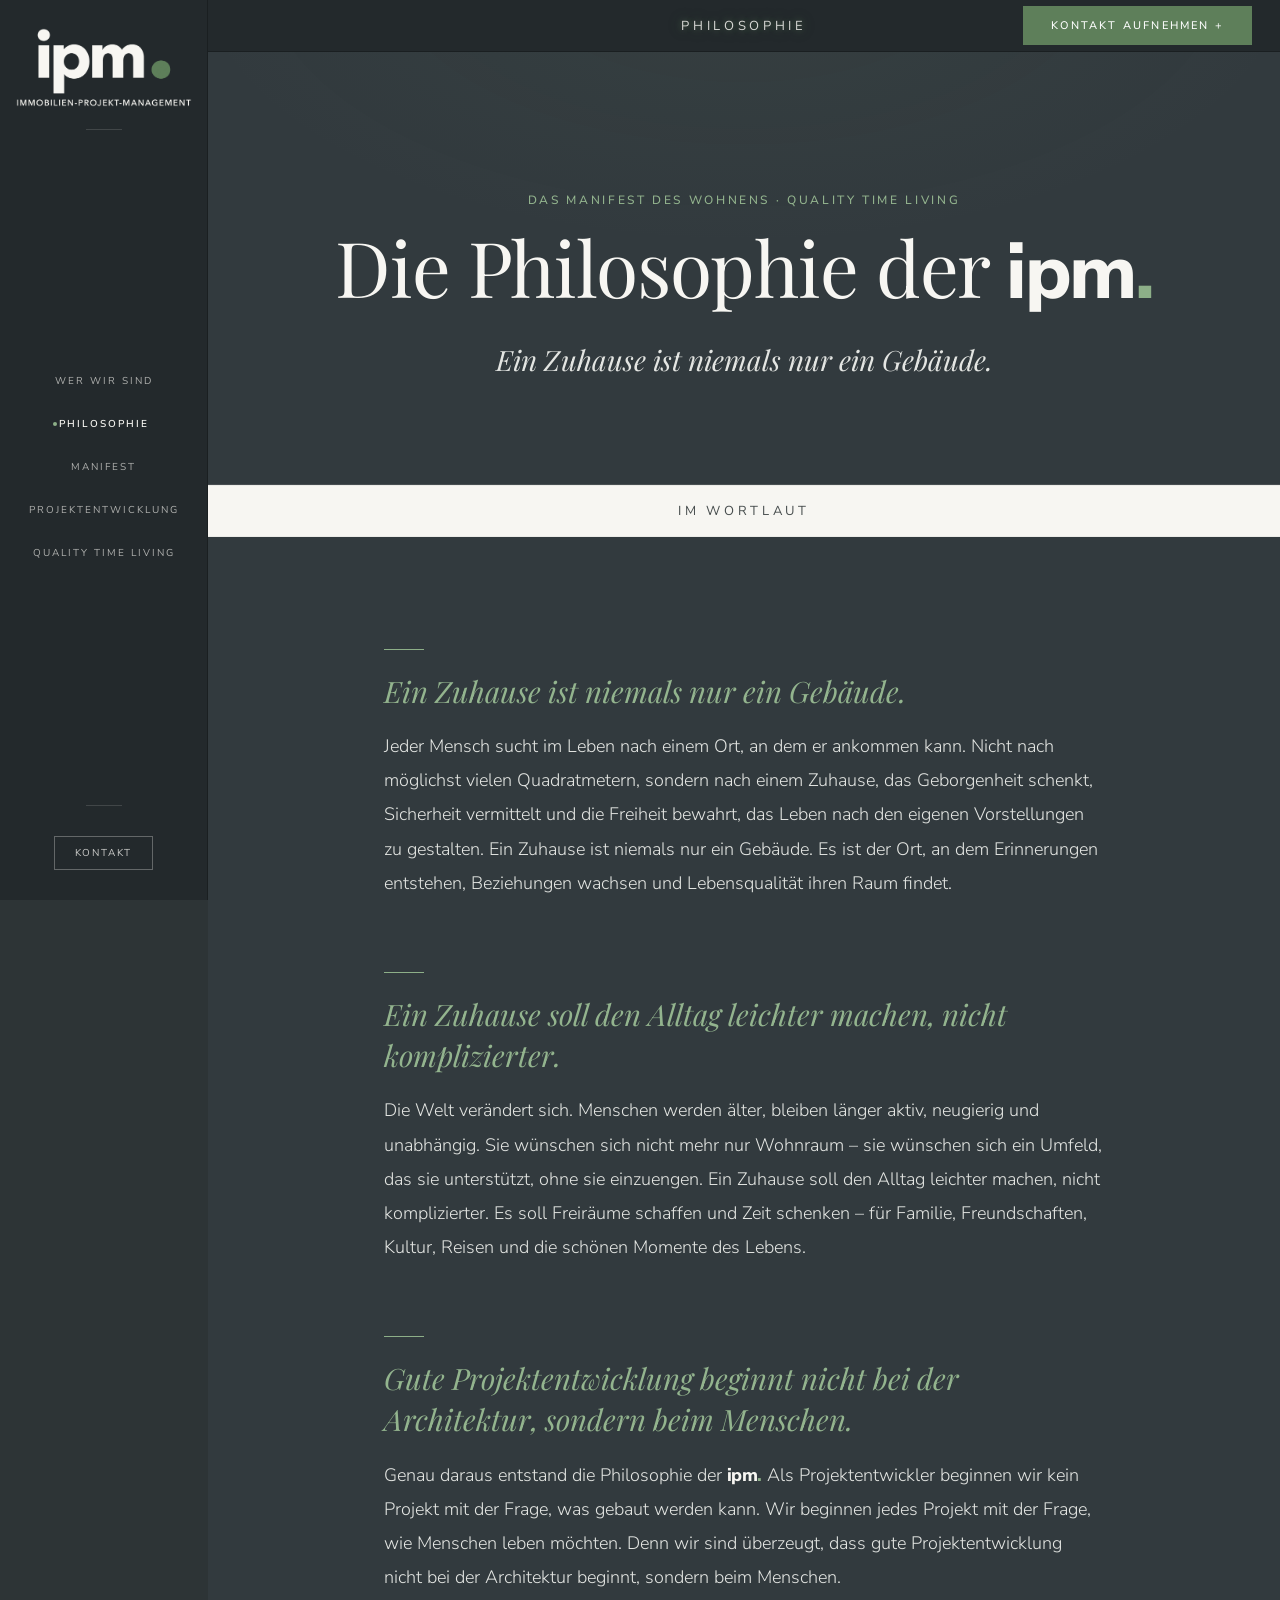
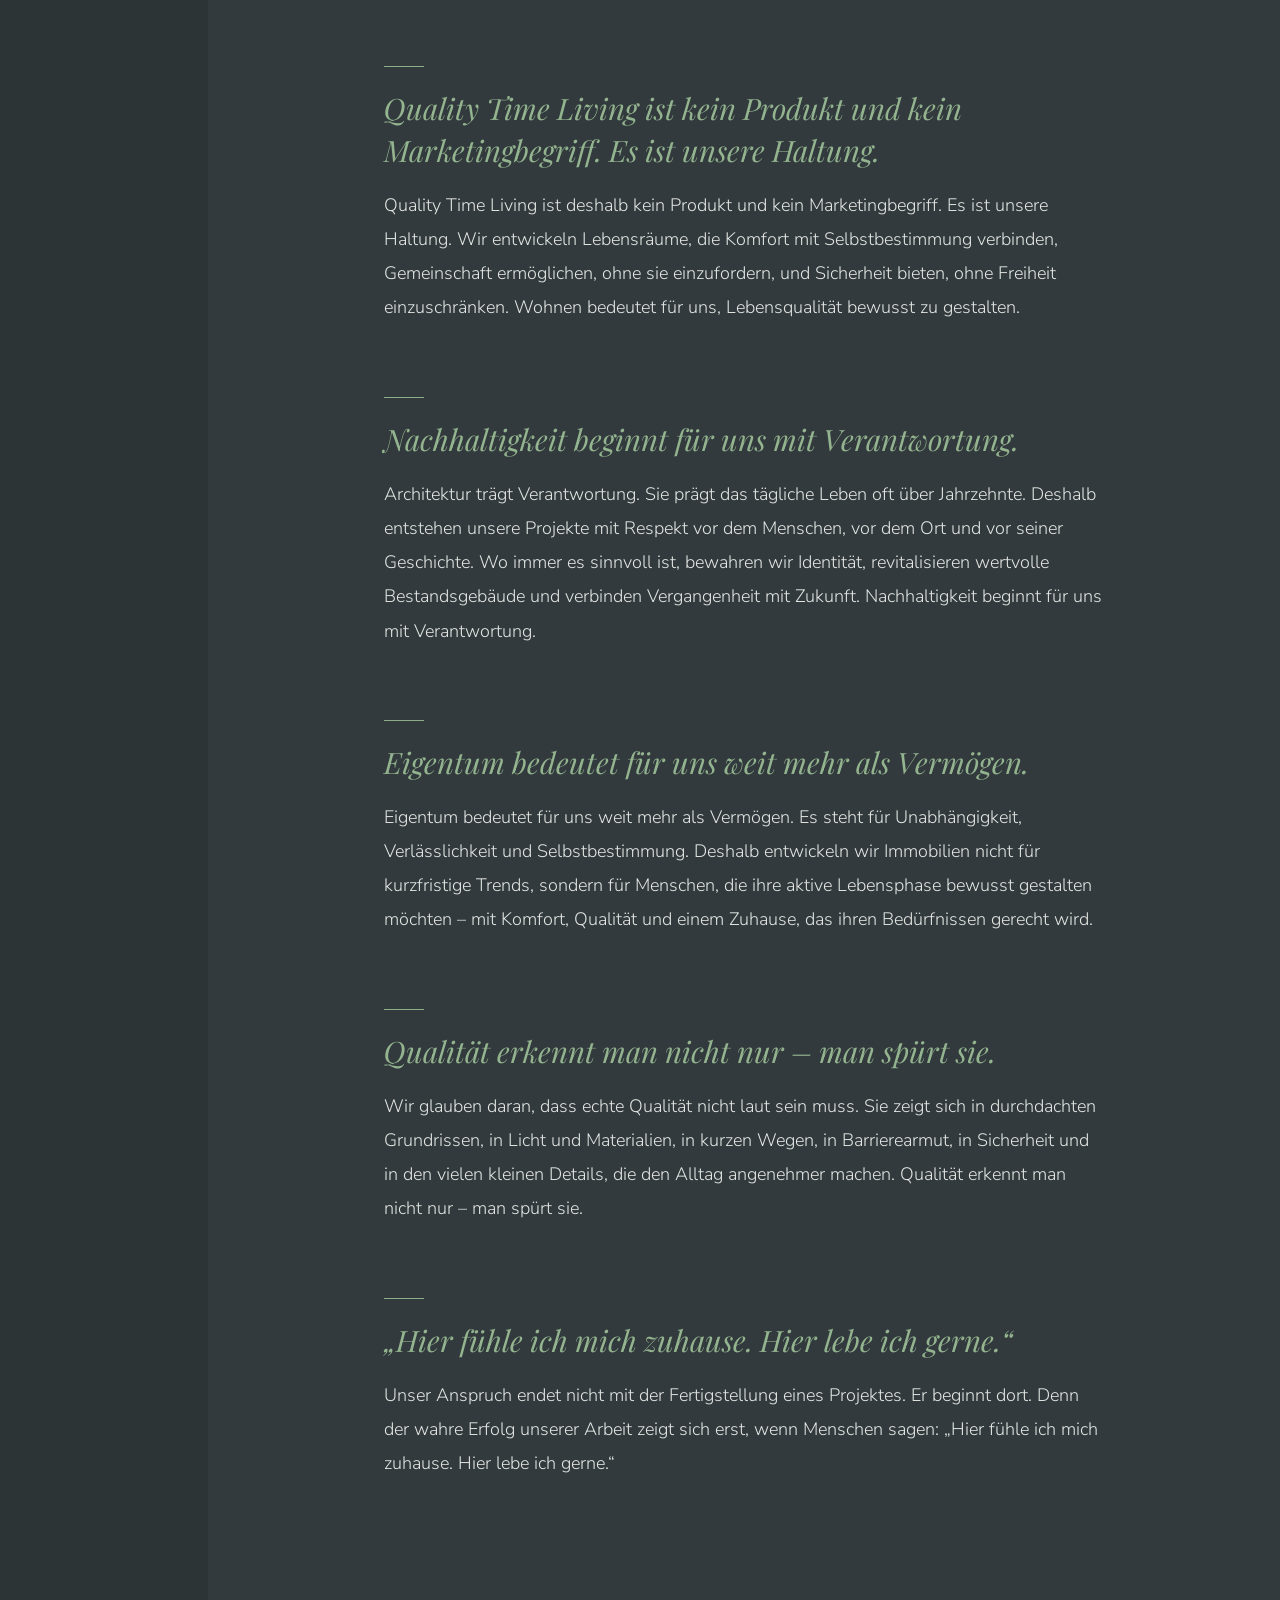
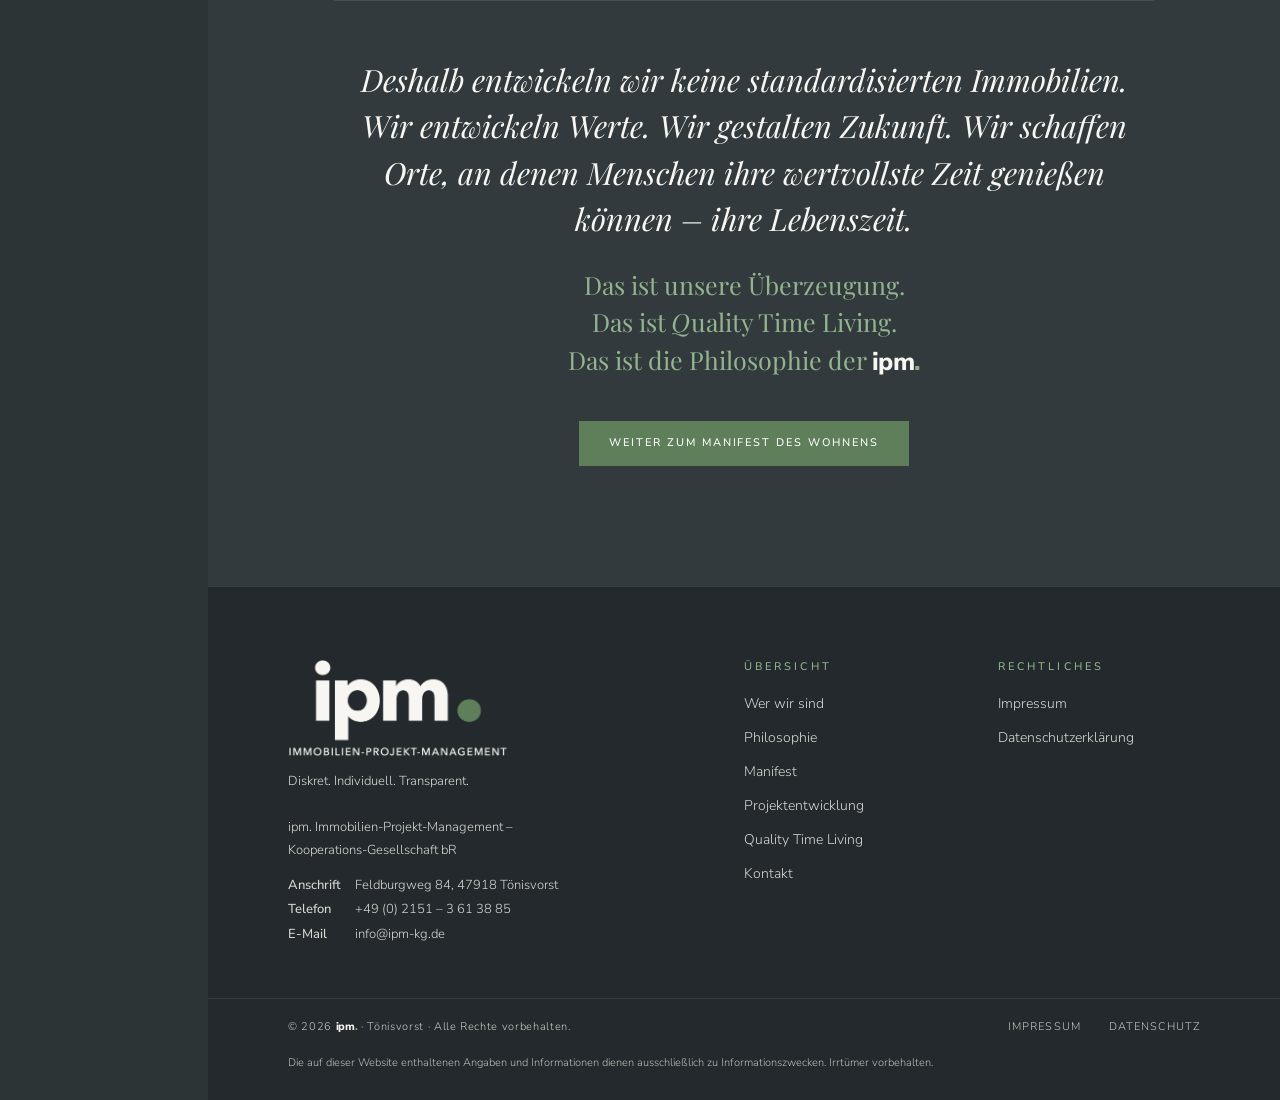
<file: philosophie/index.html>
<!DOCTYPE html>
<!-- Automatisch erzeugt aus content/philosophie.md mit tools/build.mjs – Texte bitte dort ändern, nicht hier. -->
<html lang="de" class="no-js" data-farben="invers">
<head>
<meta charset="UTF-8">
<meta name="viewport" content="width=device-width, initial-scale=1.0">
<title>Die Philosophie der ipm. · Quality Time Living</title>
<meta name="description" content="Die Philosophie der ipm.: Wir beginnen jedes Projekt mit der Frage, wie Menschen leben möchten.">
<link rel="icon" href="../assets/marke-2026-11/favicon.ico" sizes="any">
<link rel="icon" type="image/png" href="../assets/marke-2026-11/favicon-32.png" sizes="32x32">
<link rel="apple-touch-icon" href="../assets/marke-2026-11/apple-touch-icon.png">
<meta name="theme-color" content="#23292C">
<link rel="stylesheet" href="../assets/site.css">
</head>
<body class="seite-philosophie">


<div class="topbar" id="topbar">
  <button class="topbar-burger" id="mnavToggle" type="button" aria-label="Menü öffnen" aria-controls="mnav" aria-expanded="false">
    <span></span><span></span><span></span>
  </button>
  <a href="../" class="topbar-logo"><img class="logo-auf-hell" src="../assets/marke-2026-11/ipm-logo-kompakt-auf-hell.png" alt="ipm. – zur Startseite" width="600" height="226"><img class="logo-auf-dunkel" src="../assets/marke-2026-11/ipm-logo-kompakt-auf-dunkel.png" alt="ipm. – zur Startseite" width="600" height="226"></a>
  <span class="topbar-label" id="topbarLabel" data-start="Philosophie">Philosophie</span>
  <div class="topbar-rechts">
    <a href="../kontakt/" class="topbar-cta">Kontakt aufnehmen +</a>
  </div>
</div>

<nav class="mnav" id="mnav" aria-label="Hauptmenü" hidden>
  <ul class="mnav-list">
    <li><a href="../">Wer wir sind</a></li>
    <li class="is-active"><a href="../philosophie/" aria-current="page">Philosophie</a></li>
    <li><a href="../manifest/">Manifest</a></li>
    <li><a href="../projektentwicklung/">Projekt­entwicklung</a></li>
    <li><a href="../quality-time-living/">Quality Time Living</a></li>
    <li class="mnav-sep"><a href="../kontakt/">Kontakt</a></li>
  </ul>
</nav>

<aside class="sidebar" id="sidebar">
  <div class="sb-logo">
    <a href="../"><img class="logo-auf-hell" src="../assets/marke-2026-11/ipm-logo-auf-hell.png" alt="ipm. Immobilien-Projekt-Management – zur Startseite" width="900" height="402"><img class="logo-auf-dunkel" src="../assets/marke-2026-11/ipm-logo-auf-dunkel.png" alt="ipm. Immobilien-Projekt-Management – zur Startseite" width="900" height="402"></a>
  </div>
  <div class="sb-sep"></div>
  <nav class="sb-nav" aria-label="Hauptmenü">
    <ul class="sb-list">
      <li><a href="../">Wer wir sind</a></li>
      <li class="is-active"><a href="../philosophie/" aria-current="page">Philosophie</a><span class="sb-sub" id="sbSub"></span></li>
      <li><a href="../manifest/">Manifest</a></li>
      <li><a href="../projektentwicklung/">Projekt­entwicklung</a></li>
      <li><a href="../quality-time-living/">Quality Time Living</a></li>
    </ul>
  </nav>
  <div class="sb-sep"></div>
  <div class="sb-cta-wrap">
    <a href="../kontakt/" class="sb-cta">Kontakt</a>
  </div>
</aside>

<main>
<header class="seitenkopf" id="inhalt">
  <div class="seitenkopf-inner reveal"><span class="eyebrow">Das Manifest des Wohnens · <span class="qtl"><span class="q-wort"><span class="q">Q</span>uality</span> Time Living</span></span>
<h1>Die Philosophie der <em><span class="ipm-marke">ipm<span class="ipm-punkt">.</span></span></em></h1>
<p class="lead">Ein <span class="q-wort"><span class="q">Z</span>uhause</span> ist niemals nur ein Gebäude.</p></div>
</header>
<div class="section-divider"><span>Im Wortlaut</span></div>
<section id="im-wortlaut" class="weiss">
<div class="lesen stil-philosophie"><div class="lesen-inner"><blockquote class="kernsatz"><p>Ein <span class="q-wort"><span class="q">Z</span>uhause</span> ist niemals nur ein Gebäude.</p></blockquote>
<p>Jeder Mensch sucht im Leben nach einem Ort, an dem er ankommen kann. Nicht nach möglichst vielen <span class="q-wort"><span class="q">Q</span>uadratmetern</span>, sondern nach einem <span class="q-wort"><span class="q">Z</span>uhause</span>, das Geborgenheit schenkt, Sicherheit vermittelt und die Freiheit bewahrt, das Leben nach den eigenen Vorstellungen zu gestalten. Ein <span class="q-wort"><span class="q">Z</span>uhause</span> ist niemals nur ein Gebäude. Es ist der Ort, an dem Erinnerungen entstehen, Beziehungen wachsen und Lebensqualität ihren Raum findet.</p>
<blockquote class="kernsatz"><p>Ein <span class="q-wort"><span class="q">Z</span>uhause</span> soll den Alltag leichter machen, nicht komplizierter.</p></blockquote>
<p>Die Welt verändert sich. Menschen werden älter, bleiben länger aktiv, neugierig und unabhängig. Sie wünschen sich nicht mehr nur Wohnraum – sie wünschen sich ein Umfeld, das sie unterstützt, ohne sie einzuengen. Ein <span class="q-wort"><span class="q">Z</span>uhause</span> soll den Alltag leichter machen, nicht komplizierter. Es soll Freiräume schaffen und <span class="q-wort"><span class="q">Z</span>eit</span> schenken – für Familie, Freundschaften, Kultur, Reisen und die schönen Momente des Lebens.</p>
<blockquote class="kernsatz"><p>Gute Projektentwicklung beginnt nicht bei der Architektur, sondern beim Menschen.</p></blockquote>
<p>Genau daraus entstand die Philosophie der <span class="ipm-marke">ipm<span class="ipm-punkt">.</span></span> Als Projektentwickler beginnen wir kein Projekt mit der Frage, was gebaut werden kann. Wir beginnen jedes Projekt mit der Frage, wie Menschen leben möchten. Denn wir sind überzeugt, dass gute Projektentwicklung nicht bei der Architektur beginnt, sondern beim Menschen.</p>
<blockquote class="kernsatz"><p><span class="qtl"><span class="q-wort"><span class="q">Q</span>uality</span> Time Living</span> ist kein Produkt und kein Marketingbegriff. Es ist unsere Haltung.</p></blockquote>
<p><span class="qtl"><span class="q-wort"><span class="q">Q</span>uality</span> Time Living</span> ist deshalb kein Produkt und kein Marketingbegriff. Es ist unsere Haltung. Wir entwickeln Lebensräume, die Komfort mit Selbstbestimmung verbinden, Gemeinschaft ermöglichen, ohne sie einzufordern, und Sicherheit bieten, ohne Freiheit einzuschränken. Wohnen bedeutet für uns, Lebensqualität bewusst zu gestalten.</p>
<blockquote class="kernsatz"><p>Nachhaltigkeit beginnt für uns mit Verantwortung.</p></blockquote>
<p>Architektur trägt Verantwortung. Sie prägt das tägliche Leben oft über Jahrzehnte. Deshalb entstehen unsere Projekte mit Respekt vor dem Menschen, vor dem Ort und vor seiner Geschichte. Wo immer es sinnvoll ist, bewahren wir Identität, revitalisieren wertvolle Bestandsgebäude und verbinden Vergangenheit mit <span class="q-wort"><span class="q">Z</span>ukunft</span>. Nachhaltigkeit beginnt für uns mit Verantwortung.</p>
<blockquote class="kernsatz"><p>Eigentum bedeutet für uns weit mehr als Vermögen.</p></blockquote>
<p>Eigentum bedeutet für uns weit mehr als Vermögen. Es steht für Unabhängigkeit, Verlässlichkeit und Selbstbestimmung. Deshalb entwickeln wir Immobilien nicht für kurzfristige Trends, sondern für Menschen, die ihre aktive Lebensphase bewusst gestalten möchten – mit Komfort, <span class="q-wort"><span class="q">Q</span>ualität</span> und einem <span class="q-wort"><span class="q">Z</span>uhause</span>, das ihren Bedürfnissen gerecht wird.</p>
<blockquote class="kernsatz"><p><span class="q-wort"><span class="q">Q</span>ualität</span> erkennt man nicht nur – man spürt sie.</p></blockquote>
<p>Wir glauben daran, dass echte <span class="q-wort"><span class="q">Q</span>ualität</span> nicht laut sein muss. Sie zeigt sich in durchdachten Grundrissen, in Licht und Materialien, in kurzen Wegen, in Barrierearmut, in Sicherheit und in den vielen kleinen Details, die den Alltag angenehmer machen. <span class="q-wort"><span class="q">Q</span>ualität</span> erkennt man nicht nur – man spürt sie.</p>
<blockquote class="kernsatz"><p>„Hier fühle ich mich zuhause. Hier lebe ich gerne.“</p></blockquote>
<p>Unser Anspruch endet nicht mit der Fertigstellung eines Projektes. Er beginnt dort. Denn der wahre Erfolg unserer Arbeit zeigt sich erst, wenn Menschen sagen: „Hier fühle ich mich zuhause. Hier lebe ich gerne.“</p></div></div>
<div class="zitat"><blockquote class="reveal"><p>Deshalb entwickeln wir keine standardisierten Immobilien. Wir entwickeln Werte. Wir gestalten <span class="q-wort"><span class="q">Z</span>ukunft</span>. Wir schaffen Orte, an denen Menschen ihre wertvollste <span class="q-wort"><span class="q">Z</span>eit</span> genießen können – ihre Lebenszeit.</p>
<p class="signatur">Das ist unsere Überzeugung.<br>Das ist <span class="qtl"><span class="q-wort"><span class="q">Q</span>uality</span> Time Living</span>.<br>Das ist die Philosophie der <span class="ipm-marke">ipm<span class="ipm-punkt">.</span></span></p>
<p class="knopf-zeile"><a class="btn btn-gruen" href="../manifest/"><span class="btn-text">Weiter zum Manifest des Wohnens</span></a></p></blockquote></div>
</section>
</main>

<footer id="footer">
  <div class="footer-main">
    <div>
      <img src="../assets/marke-2026-11/ipm-logo-auf-hell.png" alt="ipm. Immobilien-Projekt-Management" class="footer-logo logo-auf-hell" width="900" height="402"><img src="../assets/marke-2026-11/ipm-logo-auf-dunkel.png" alt="ipm. Immobilien-Projekt-Management" class="footer-logo logo-auf-dunkel" width="900" height="402">
      <p class="footer-tagline">Diskret. Individuell. Transparent.</p>
      <div class="footer-address">
        <p class="footer-firma">ipm. Immobilien-Projekt-Management –<br>Kooperations-Gesellschaft bR</p>
        <dl class="footer-kontakt">
          <dt>Anschrift</dt><dd>Feldburgweg 84, 47918 Tönisvorst</dd>
          <dt>Telefon</dt><dd><a href="tel:+4921513613885">+49 (0) 2151 – 3 61 38 85</a></dd>
          <dt>E-Mail</dt><dd><a href="mailto:info@ipm-kg.de">info@ipm-kg.de</a></dd>
        </dl>
      </div>
    </div>
    <div class="footer-col">
      <h2>Übersicht</h2>
      <ul>
        <li><a href="../">Wer wir sind</a></li>
        <li><a href="../philosophie/">Philosophie</a></li>
        <li><a href="../manifest/">Manifest</a></li>
        <li><a href="../projektentwicklung/">Projekt­entwicklung</a></li>
        <li><a href="../quality-time-living/">Quality Time Living</a></li>
        <li><a href="../kontakt/">Kontakt</a></li>
      </ul>
    </div>
    <div class="footer-col">
      <h2>Rechtliches</h2>
      <ul>
        <li><a href="../impressum/">Impressum</a></li>
        <li><a href="../datenschutz/">Datenschutzerklärung</a></li>
      </ul>
    </div>
  </div>
  <div class="footer-bottom">
    <span class="footer-copy">© 2026 <span class="ipm-marke">ipm<span class="ipm-punkt">.</span></span> · Tönisvorst · Alle Rechte vorbehalten.</span>
    <div class="footer-legal-links">
      <a href="../impressum/">Impressum</a>
      <a href="../datenschutz/">Datenschutz</a>
    </div>
  </div>
  <div class="footer-disclaimer">
    Die auf dieser Website enthaltenen Angaben und Informationen dienen ausschließlich zu Informationszwecken. Irrtümer vorbehalten.
  </div>
</footer>

<script src="../assets/site.js"></script>
</body>
</html>
</file>
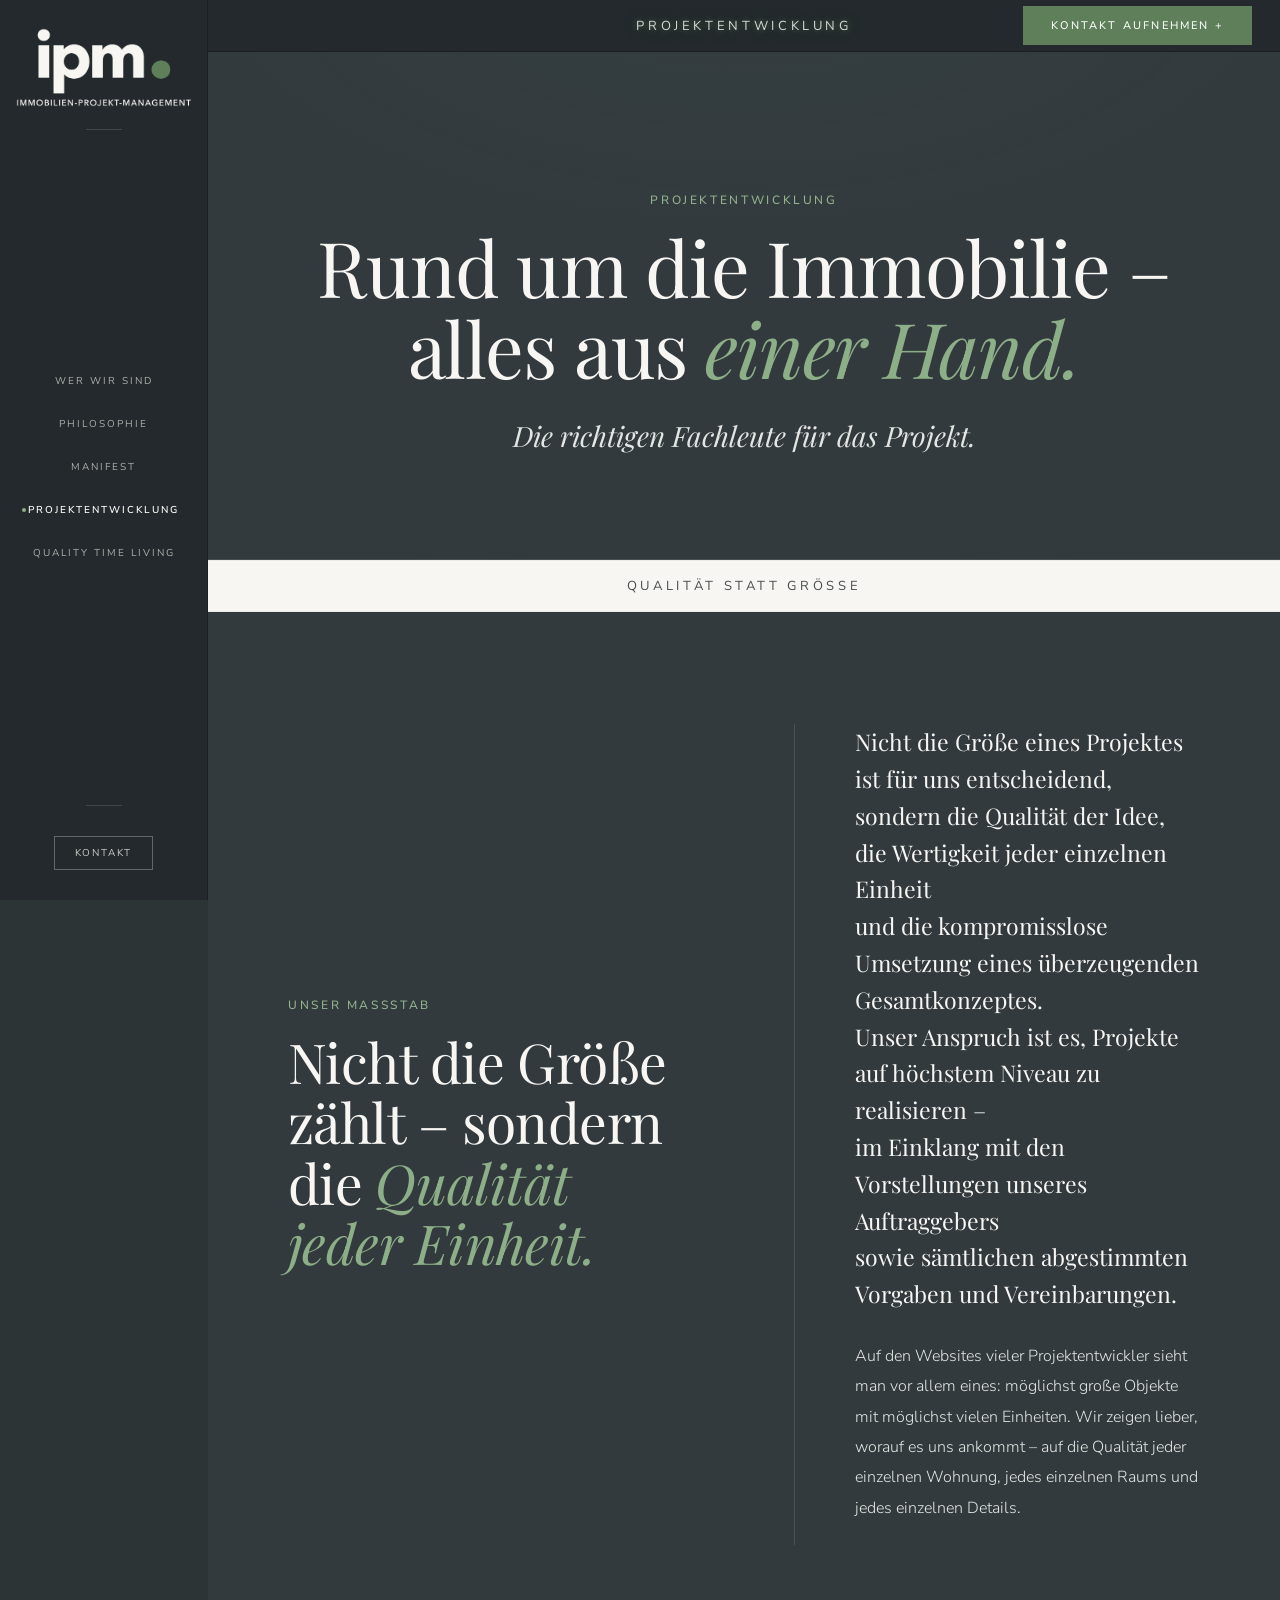
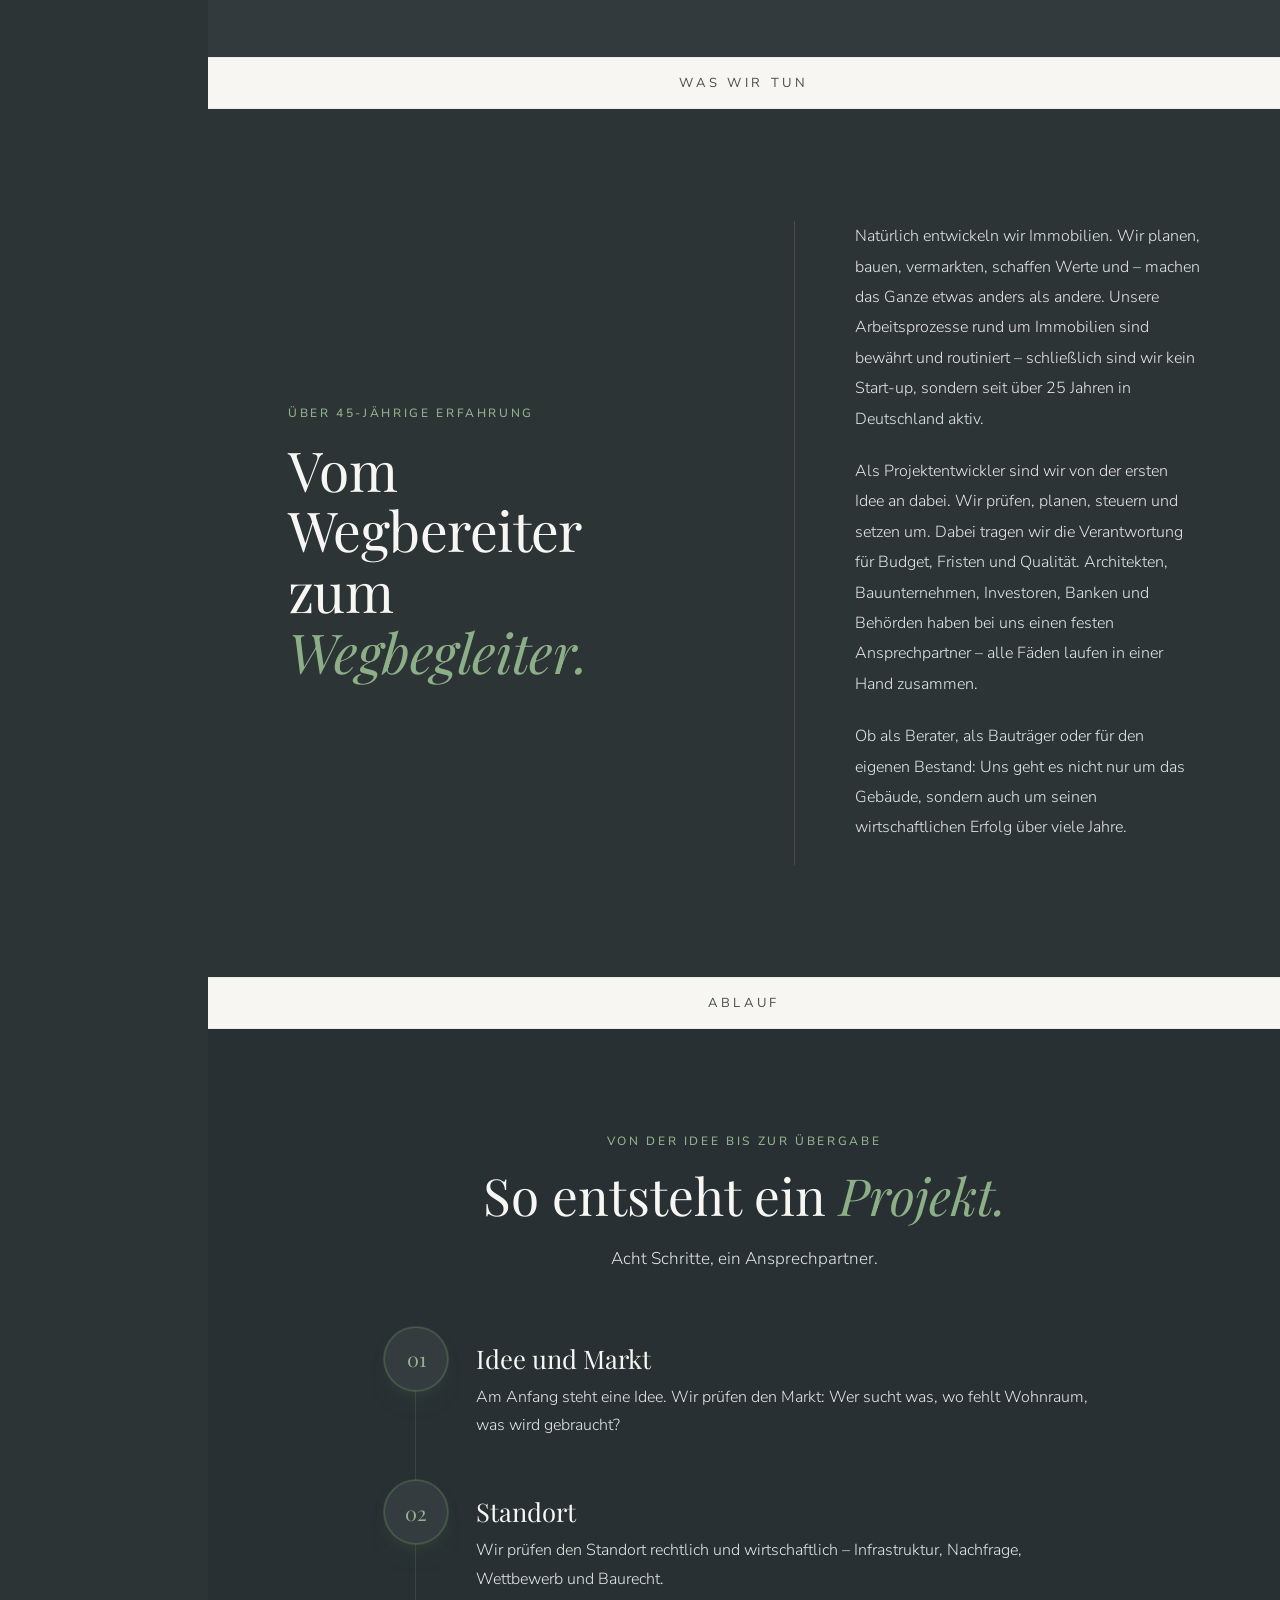
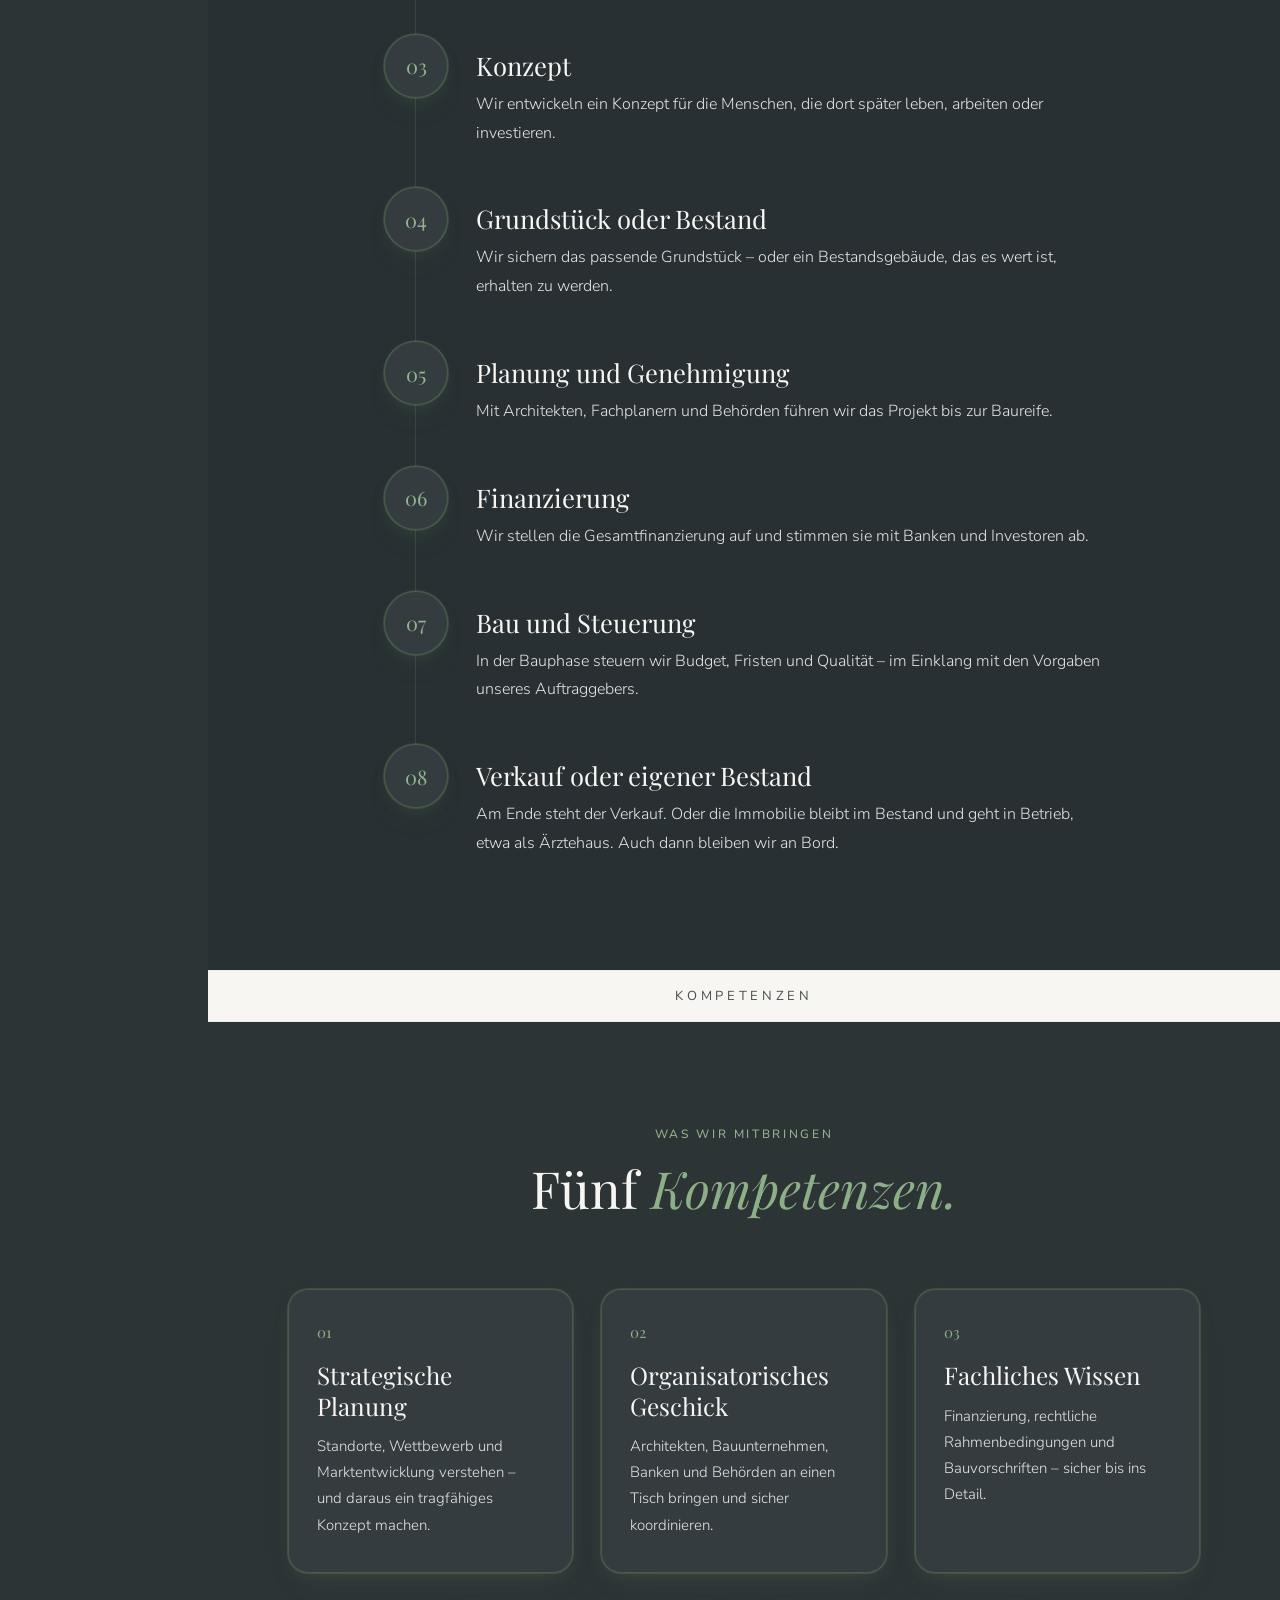
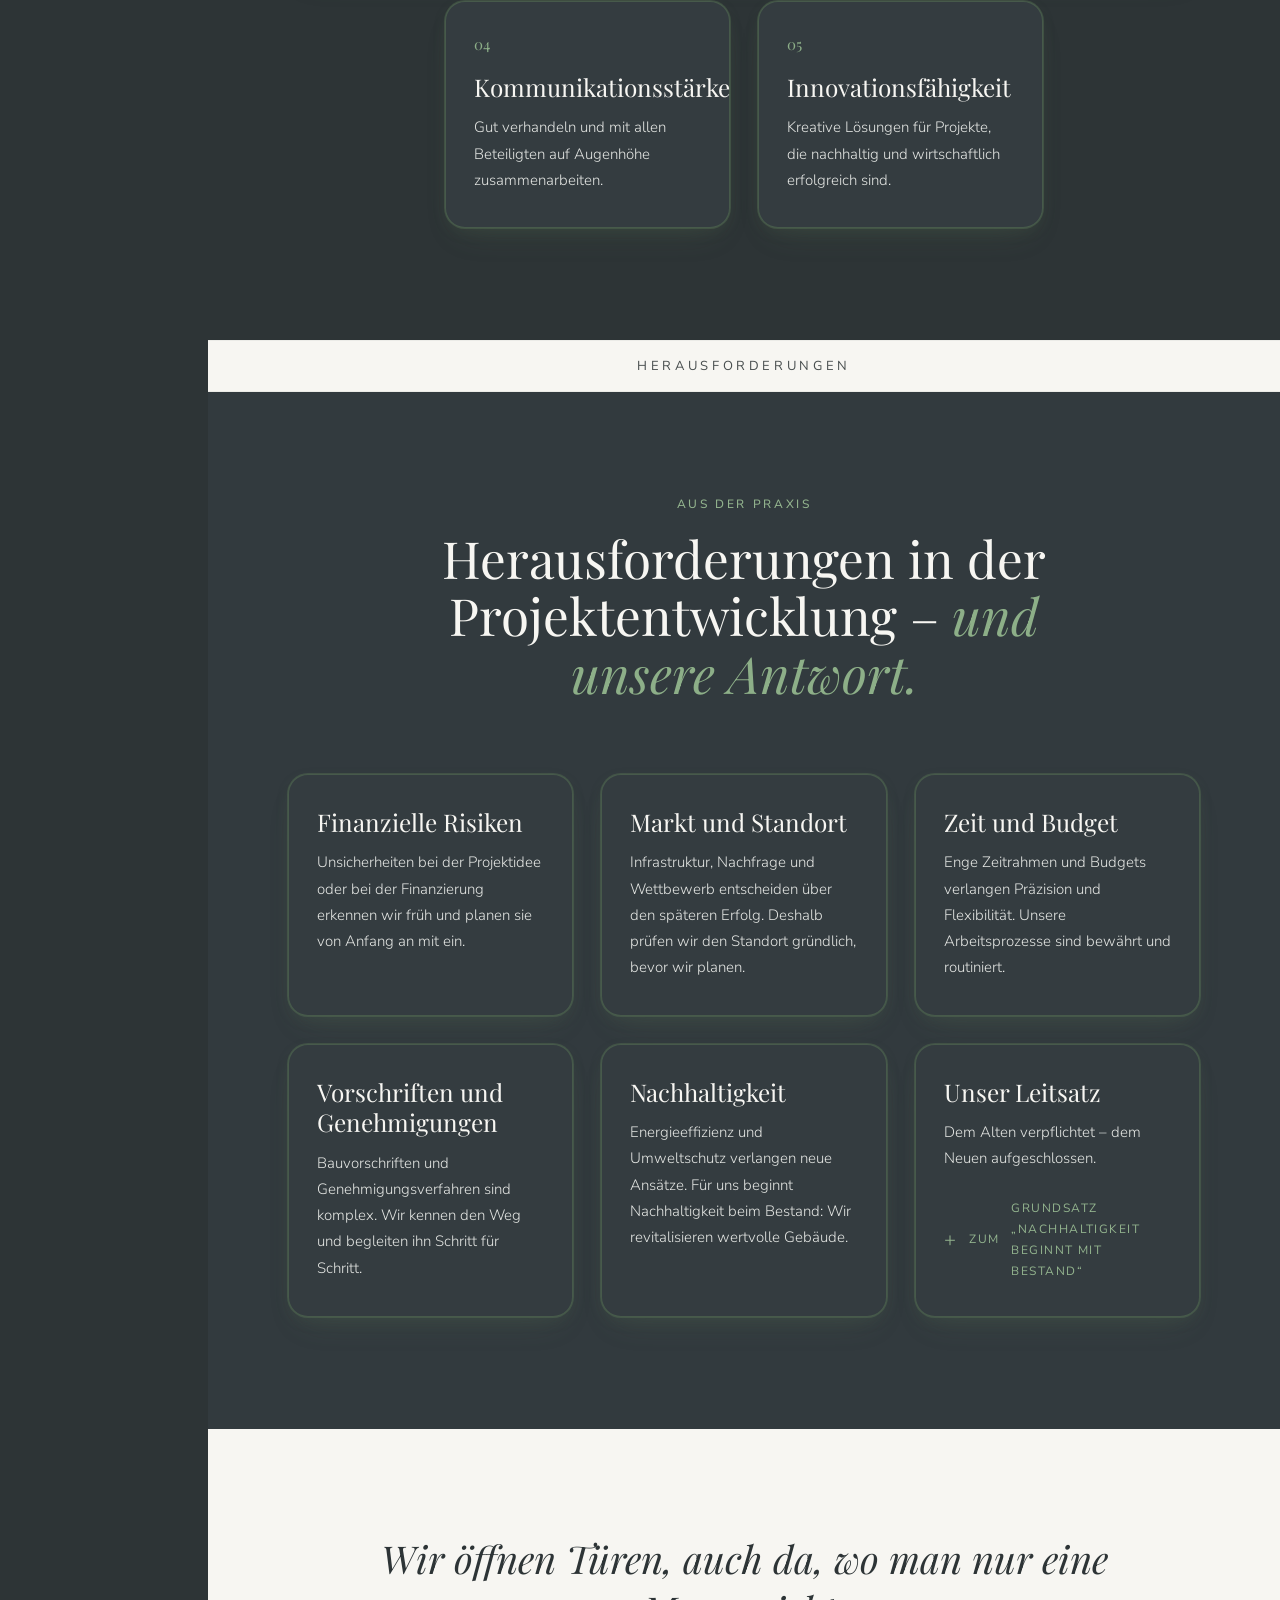
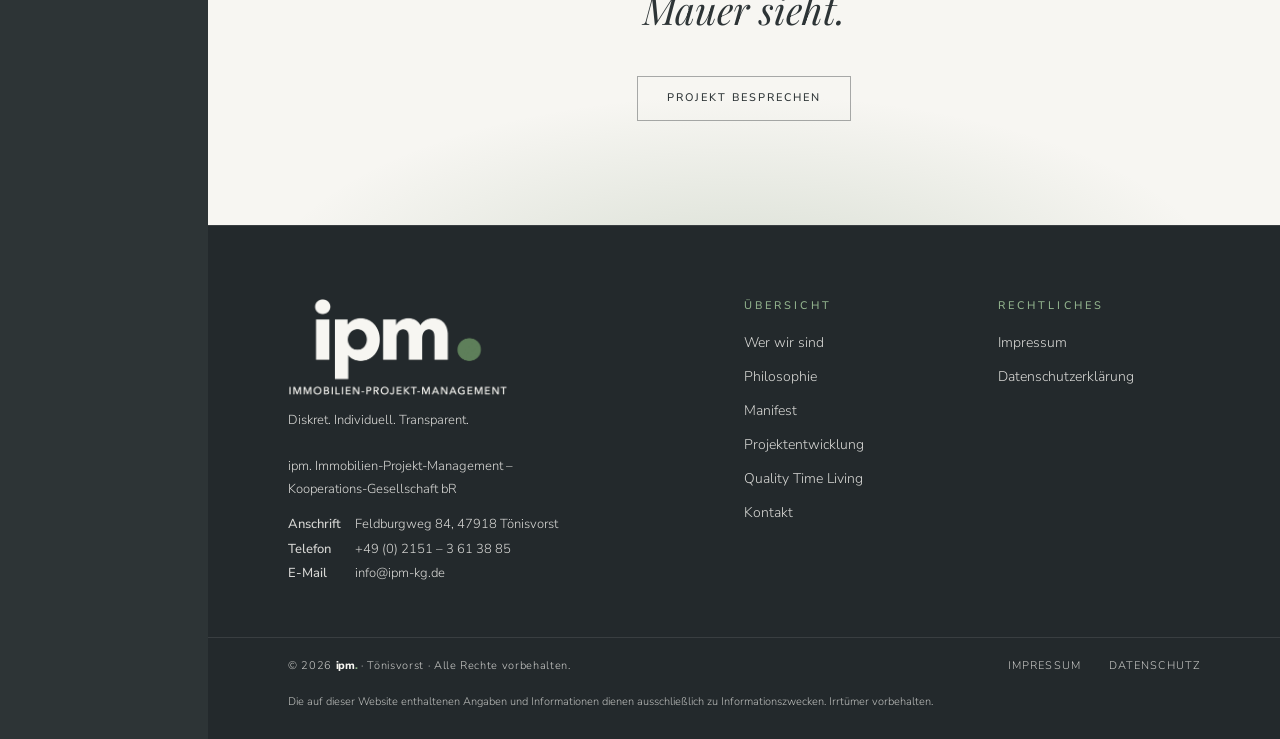
<file: projektentwicklung/index.html>
<!DOCTYPE html>
<!-- Automatisch erzeugt aus content/projektentwicklung.md mit tools/build.mjs – Texte bitte dort ändern, nicht hier. -->
<html lang="de" class="no-js" data-farben="invers">
<head>
<meta charset="UTF-8">
<meta name="viewport" content="width=device-width, initial-scale=1.0">
<title>Projektentwicklung · Rund um die Immobilie – alles aus einer Hand · ipm.</title>
<meta name="description" content="Projektentwicklung der ipm.: von der ersten Idee über Standort, Planung, Genehmigung und Finanzierung bis zum Verkauf oder eigenen Bestand.">
<link rel="icon" href="../assets/marke-2026-11/favicon.ico" sizes="any">
<link rel="icon" type="image/png" href="../assets/marke-2026-11/favicon-32.png" sizes="32x32">
<link rel="apple-touch-icon" href="../assets/marke-2026-11/apple-touch-icon.png">
<meta name="theme-color" content="#23292C">
<link rel="stylesheet" href="../assets/site.css">
</head>
<body class="seite-projektentwicklung">


<div class="topbar" id="topbar">
  <button class="topbar-burger" id="mnavToggle" type="button" aria-label="Menü öffnen" aria-controls="mnav" aria-expanded="false">
    <span></span><span></span><span></span>
  </button>
  <a href="../" class="topbar-logo"><img class="logo-auf-hell" src="../assets/marke-2026-11/ipm-logo-kompakt-auf-hell.png" alt="ipm. – zur Startseite" width="600" height="226"><img class="logo-auf-dunkel" src="../assets/marke-2026-11/ipm-logo-kompakt-auf-dunkel.png" alt="ipm. – zur Startseite" width="600" height="226"></a>
  <span class="topbar-label" id="topbarLabel" data-start="Projektentwicklung">Projektentwicklung</span>
  <div class="topbar-rechts">
    <a href="../kontakt/" class="topbar-cta">Kontakt aufnehmen +</a>
  </div>
</div>

<nav class="mnav" id="mnav" aria-label="Hauptmenü" hidden>
  <ul class="mnav-list">
    <li><a href="../">Wer wir sind</a></li>
    <li><a href="../philosophie/">Philosophie</a></li>
    <li><a href="../manifest/">Manifest</a></li>
    <li class="is-active"><a href="../projektentwicklung/" aria-current="page">Projekt­entwicklung</a></li>
    <li><a href="../quality-time-living/">Quality Time Living</a></li>
    <li class="mnav-sep"><a href="../kontakt/">Kontakt</a></li>
  </ul>
</nav>

<aside class="sidebar" id="sidebar">
  <div class="sb-logo">
    <a href="../"><img class="logo-auf-hell" src="../assets/marke-2026-11/ipm-logo-auf-hell.png" alt="ipm. Immobilien-Projekt-Management – zur Startseite" width="900" height="402"><img class="logo-auf-dunkel" src="../assets/marke-2026-11/ipm-logo-auf-dunkel.png" alt="ipm. Immobilien-Projekt-Management – zur Startseite" width="900" height="402"></a>
  </div>
  <div class="sb-sep"></div>
  <nav class="sb-nav" aria-label="Hauptmenü">
    <ul class="sb-list">
      <li><a href="../">Wer wir sind</a></li>
      <li><a href="../philosophie/">Philosophie</a></li>
      <li><a href="../manifest/">Manifest</a></li>
      <li class="is-active"><a href="../projektentwicklung/" aria-current="page">Projekt­entwicklung</a><span class="sb-sub" id="sbSub"></span></li>
      <li><a href="../quality-time-living/">Quality Time Living</a></li>
    </ul>
  </nav>
  <div class="sb-sep"></div>
  <div class="sb-cta-wrap">
    <a href="../kontakt/" class="sb-cta">Kontakt</a>
  </div>
</aside>

<main>
<header class="seitenkopf" id="inhalt">
  <div class="seitenkopf-inner reveal"><span class="eyebrow">Projektentwicklung</span>
<h1>Rund um die Immobilie – alles aus <em>einer Hand.</em></h1>
<p class="lead">Die richtigen Fachleute für das Projekt.</p></div>
</header>
<div class="section-divider"><span>Qualität statt Größe</span></div>
<section id="qualitaet-statt-groesse" class="weiss">
<div class="statement-section reveal">
  <div class="statement-left"><span class="eyebrow">Unser Maßstab</span>
<h2>Nicht die Größe zählt – sondern die <em><span class="q-wort"><span class="q">Q</span>ualität</span> jeder Einheit.</em></h2></div>
  <div class="statement-right"><p class="gross">Nicht die Größe eines Projektes ist für uns entscheidend,<br>sondern die <span class="q-wort"><span class="q">Q</span>ualität</span> der Idee, die Wertigkeit jeder einzelnen Einheit<br>und die kompromisslose Umsetzung eines überzeugenden Gesamtkonzeptes.<br>Unser Anspruch ist es, Projekte auf höchstem Niveau zu realisieren –<br>im Einklang mit den Vorstellungen unseres Auftraggebers<br>sowie sämtlichen abgestimmten Vorgaben und Vereinbarungen.</p>
<p>Auf den Websites vieler Projektentwickler sieht man vor allem eines: möglichst große Objekte mit möglichst vielen Einheiten. Wir zeigen lieber, worauf es uns ankommt – auf die <span class="q-wort"><span class="q">Q</span>ualität</span> jeder einzelnen Wohnung, jedes einzelnen Raums und jedes einzelnen Details.</p></div>
</div>
</section>
<div class="section-divider"><span>Was wir tun</span></div>
<section id="was-wir-tun">
<div class="statement-section reveal">
  <div class="statement-left"><span class="eyebrow">Über 45-jährige Erfahrung</span>
<h2>Vom Wegbereiter zum <em>Wegbegleiter.</em></h2></div>
  <div class="statement-right"><p>Natürlich entwickeln wir Immobilien. Wir planen, bauen, vermarkten, schaffen Werte und – machen das Ganze etwas anders als andere. Unsere Arbeitsprozesse rund um Immobilien sind bewährt und routiniert – schließlich sind wir kein Start-up, sondern seit über 25 Jahren in Deutschland aktiv.</p>
<p>Als Projektentwickler sind wir von der ersten Idee an dabei. Wir prüfen, planen, steuern und setzen um. Dabei tragen wir die Verantwortung für Budget, Fristen und <span class="q-wort"><span class="q">Q</span>ualität</span>. Architekten, Bauunternehmen, Investoren, Banken und Behörden haben bei uns einen festen Ansprechpartner – alle Fäden laufen in einer Hand zusammen.</p>
<p>Ob als Berater, als Bauträger oder für den eigenen Bestand: Uns geht es nicht nur um das Gebäude, sondern auch um seinen wirtschaftlichen Erfolg über viele Jahre.</p></div>
</div>
</section>
<div class="section-divider"><span>Ablauf</span></div>
<section id="ablauf" class="grau">
<header class="kopf reveal"><span class="eyebrow">Von der Idee bis zur Übergabe</span>
<h2>So entsteht ein <em>Projekt.</em></h2>
<p>Acht Schritte, ein Ansprechpartner.</p></header>
<ol class="zeitstrahl">
<li class="reveal" style="--d:0.00s"><span class="schritt-nr">01</span><div><h3>Idee und Markt</h3>
<p>Am Anfang steht eine Idee. Wir prüfen den Markt: Wer sucht was, wo fehlt Wohnraum, was wird gebraucht?</p></div></li>
<li class="reveal" style="--d:0.05s"><span class="schritt-nr">02</span><div><h3>Standort</h3>
<p>Wir prüfen den Standort rechtlich und wirtschaftlich – Infrastruktur, Nachfrage, Wettbewerb und Baurecht.</p></div></li>
<li class="reveal" style="--d:0.10s"><span class="schritt-nr">03</span><div><h3>Konzept</h3>
<p>Wir entwickeln ein Konzept für die Menschen, die dort später leben, arbeiten oder investieren.</p></div></li>
<li class="reveal" style="--d:0.15s"><span class="schritt-nr">04</span><div><h3>Grundstück oder Bestand</h3>
<p>Wir sichern das passende Grundstück – oder ein Bestandsgebäude, das es wert ist, erhalten zu werden.</p></div></li>
<li class="reveal" style="--d:0.20s"><span class="schritt-nr">05</span><div><h3>Planung und Genehmigung</h3>
<p>Mit Architekten, Fachplanern und Behörden führen wir das Projekt bis zur Baureife.</p></div></li>
<li class="reveal" style="--d:0.25s"><span class="schritt-nr">06</span><div><h3>Finanzierung</h3>
<p>Wir stellen die Gesamtfinanzierung auf und stimmen sie mit Banken und Investoren ab.</p></div></li>
<li class="reveal" style="--d:0.30s"><span class="schritt-nr">07</span><div><h3>Bau und Steuerung</h3>
<p>In der Bauphase steuern wir Budget, Fristen und <span class="q-wort"><span class="q">Q</span>ualität</span> – im Einklang mit den Vorgaben unseres Auftraggebers.</p></div></li>
<li class="reveal" style="--d:0.35s"><span class="schritt-nr">08</span><div><h3>Verkauf oder eigener Bestand</h3>
<p>Am Ende steht der Verkauf. Oder die Immobilie bleibt im Bestand und geht in Betrieb, etwa als Ärztehaus. Auch dann bleiben wir an Bord.</p></div></li>
</ol>
</section>
<div class="section-divider"><span>Kompetenzen</span></div>
<section id="kompetenzen">
<header class="kopf reveal"><span class="eyebrow">Was wir mitbringen</span>
<h2>Fünf <em>Kompetenzen.</em></h2></header>
<div class="karten">
<article class="karte reveal" style="--d:0.00s"><span class="karte-nr">01</span><h3>Strategische Planung</h3>
<p>Standorte, Wettbewerb und Marktentwicklung verstehen – und daraus ein tragfähiges Konzept machen.</p></article>
<article class="karte reveal" style="--d:0.08s"><span class="karte-nr">02</span><h3>Organisatorisches Geschick</h3>
<p>Architekten, Bauunternehmen, Banken und Behörden an einen Tisch bringen und sicher koordinieren.</p></article>
<article class="karte reveal" style="--d:0.16s"><span class="karte-nr">03</span><h3>Fachliches Wissen</h3>
<p>Finanzierung, rechtliche Rahmenbedingungen und Bauvorschriften – sicher bis ins Detail.</p></article>
<article class="karte reveal" style="--d:0.24s"><span class="karte-nr">04</span><h3>Kommunikationsstärke</h3>
<p>Gut verhandeln und mit allen Beteiligten auf Augenhöhe zusammenarbeiten.</p></article>
<article class="karte reveal" style="--d:0.32s"><span class="karte-nr">05</span><h3>Innovationsfähigkeit</h3>
<p>Kreative Lösungen für Projekte, die nachhaltig und wirtschaftlich erfolgreich sind.</p></article>
</div>
</section>
<div class="section-divider"><span>Herausforderungen</span></div>
<section id="herausforderungen" class="weiss">
<header class="kopf reveal"><span class="eyebrow">Aus der Praxis</span>
<h2>Herausforderungen in der Projektentwicklung – <em>und unsere Antwort.</em></h2></header>
<div class="karten" style="--spalten:3">
<article class="karte reveal" style="--d:0.00s"><h3>Finanzielle Risiken</h3>
<p>Unsicherheiten bei der Projektidee oder bei der Finanzierung erkennen wir früh und planen sie von Anfang an mit ein.</p></article>
<article class="karte reveal" style="--d:0.08s"><h3>Markt und Standort</h3>
<p>Infrastruktur, Nachfrage und Wettbewerb entscheiden über den späteren Erfolg. Deshalb prüfen wir den Standort gründlich, bevor wir planen.</p></article>
<article class="karte reveal" style="--d:0.16s"><h3><span class="q-wort"><span class="q">Z</span>eit</span> und Budget</h3>
<p>Enge <span class="q-wort"><span class="q">Z</span>eitrahmen</span> und Budgets verlangen Präzision und Flexibilität. Unsere Arbeitsprozesse sind bewährt und routiniert.</p></article>
<article class="karte reveal" style="--d:0.24s"><h3>Vorschriften und Genehmigungen</h3>
<p>Bauvorschriften und Genehmigungsverfahren sind komplex. Wir kennen den Weg und begleiten ihn Schritt für Schritt.</p></article>
<article class="karte reveal" style="--d:0.32s"><h3>Nachhaltigkeit</h3>
<p>Energieeffizienz und Umweltschutz verlangen neue Ansätze. Für uns beginnt Nachhaltigkeit beim Bestand: Wir revitalisieren wertvolle Gebäude.</p></article>
<article class="karte reveal" style="--d:0.40s"><h3>Unser Leitsatz</h3>
<p>Dem Alten verpflichtet – dem Neuen aufgeschlossen.</p>
<p><a class="text-link" href="../manifest/#grundsatz-5"><span class="text-link-arrow">+</span><span class="q-wort"><span class="q">Z</span>um</span> Grundsatz „Nachhaltigkeit beginnt mit Bestand“</a></p></article>
</div>
<div class="abschluss"><div class="abschluss-inner reveal"><p class="abschluss-zitat">Wir öffnen Türen, auch da, wo man nur eine Mauer sieht.</p>
<p class="knopf-zeile"><a class="btn btn-hell" href="../kontakt/"><span class="btn-text">Projekt besprechen</span></a></p></div></div>
</section>
</main>

<footer id="footer">
  <div class="footer-main">
    <div>
      <img src="../assets/marke-2026-11/ipm-logo-auf-hell.png" alt="ipm. Immobilien-Projekt-Management" class="footer-logo logo-auf-hell" width="900" height="402"><img src="../assets/marke-2026-11/ipm-logo-auf-dunkel.png" alt="ipm. Immobilien-Projekt-Management" class="footer-logo logo-auf-dunkel" width="900" height="402">
      <p class="footer-tagline">Diskret. Individuell. Transparent.</p>
      <div class="footer-address">
        <p class="footer-firma">ipm. Immobilien-Projekt-Management –<br>Kooperations-Gesellschaft bR</p>
        <dl class="footer-kontakt">
          <dt>Anschrift</dt><dd>Feldburgweg 84, 47918 Tönisvorst</dd>
          <dt>Telefon</dt><dd><a href="tel:+4921513613885">+49 (0) 2151 – 3 61 38 85</a></dd>
          <dt>E-Mail</dt><dd><a href="mailto:info@ipm-kg.de">info@ipm-kg.de</a></dd>
        </dl>
      </div>
    </div>
    <div class="footer-col">
      <h2>Übersicht</h2>
      <ul>
        <li><a href="../">Wer wir sind</a></li>
        <li><a href="../philosophie/">Philosophie</a></li>
        <li><a href="../manifest/">Manifest</a></li>
        <li><a href="../projektentwicklung/">Projekt­entwicklung</a></li>
        <li><a href="../quality-time-living/">Quality Time Living</a></li>
        <li><a href="../kontakt/">Kontakt</a></li>
      </ul>
    </div>
    <div class="footer-col">
      <h2>Rechtliches</h2>
      <ul>
        <li><a href="../impressum/">Impressum</a></li>
        <li><a href="../datenschutz/">Datenschutzerklärung</a></li>
      </ul>
    </div>
  </div>
  <div class="footer-bottom">
    <span class="footer-copy">© 2026 <span class="ipm-marke">ipm<span class="ipm-punkt">.</span></span> · Tönisvorst · Alle Rechte vorbehalten.</span>
    <div class="footer-legal-links">
      <a href="../impressum/">Impressum</a>
      <a href="../datenschutz/">Datenschutz</a>
    </div>
  </div>
  <div class="footer-disclaimer">
    Die auf dieser Website enthaltenen Angaben und Informationen dienen ausschließlich zu Informationszwecken. Irrtümer vorbehalten.
  </div>
</footer>

<script src="../assets/site.js"></script>
</body>
</html>
</file>
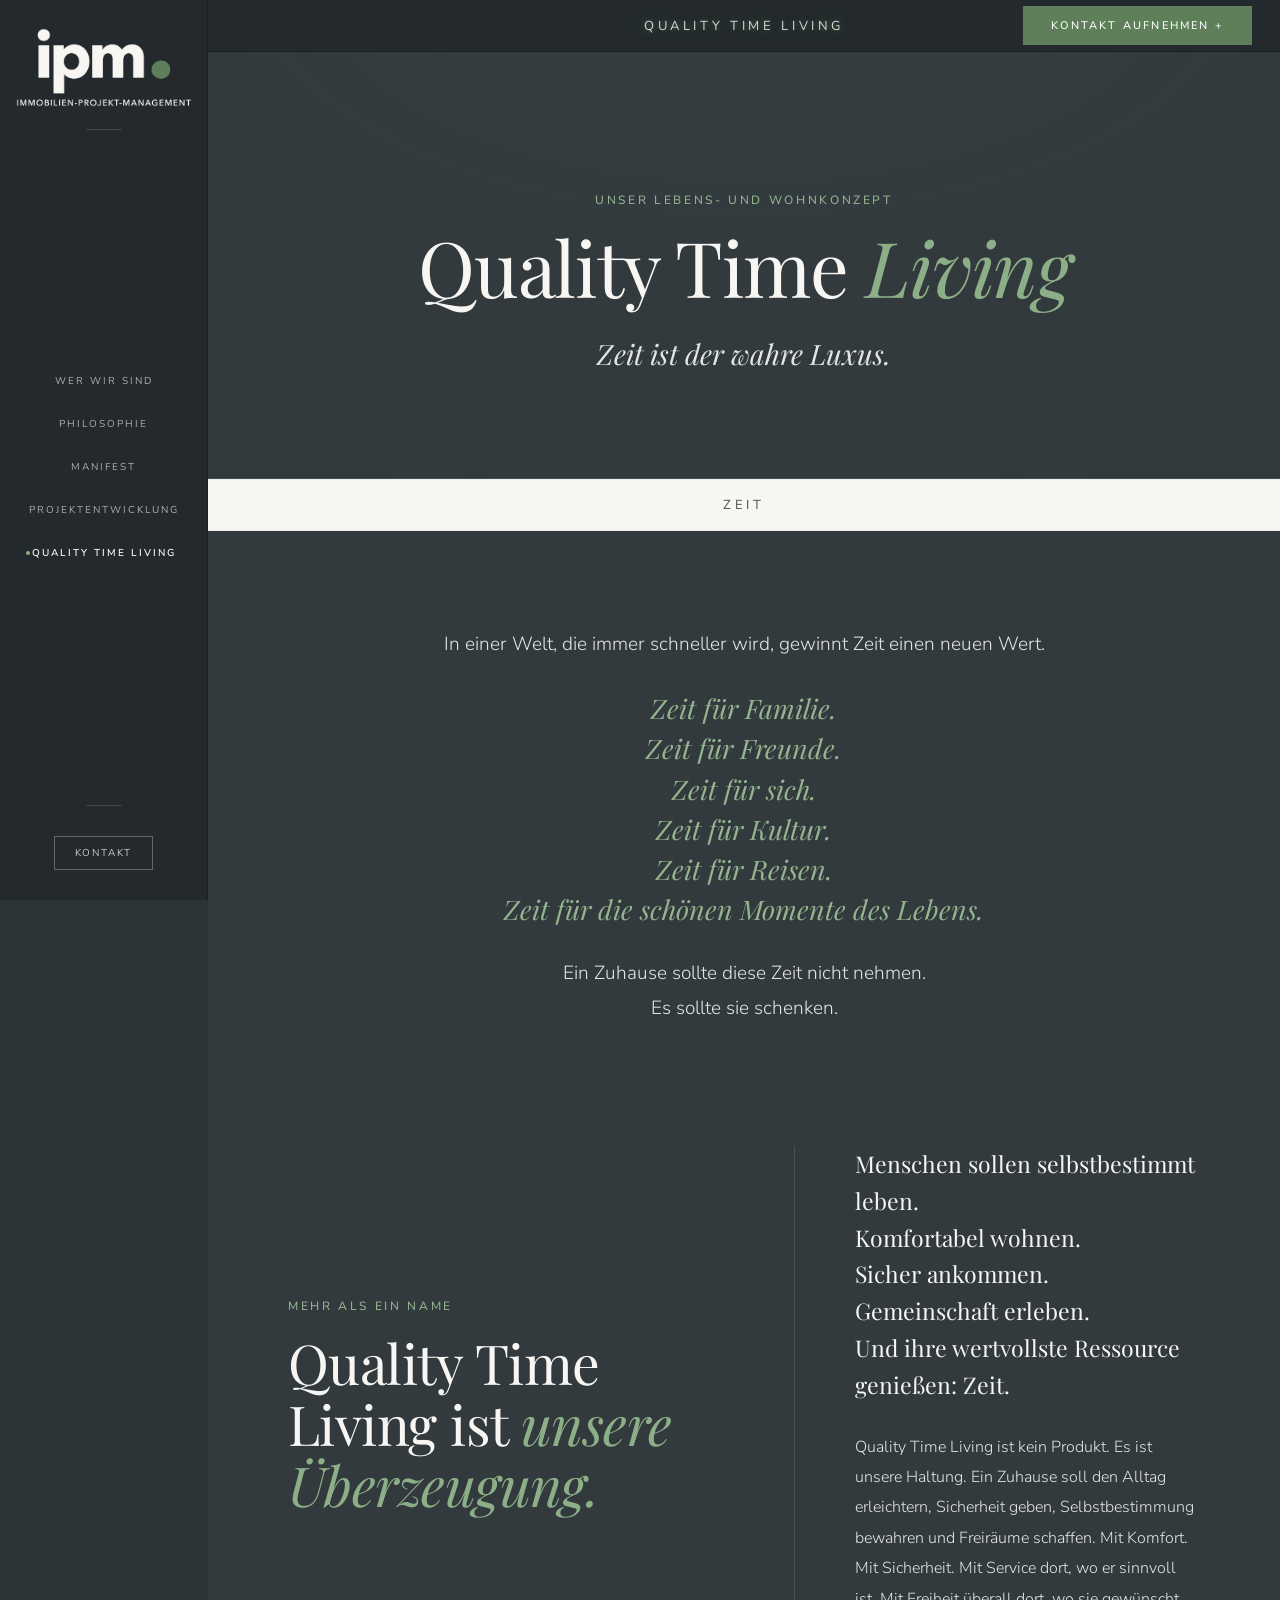
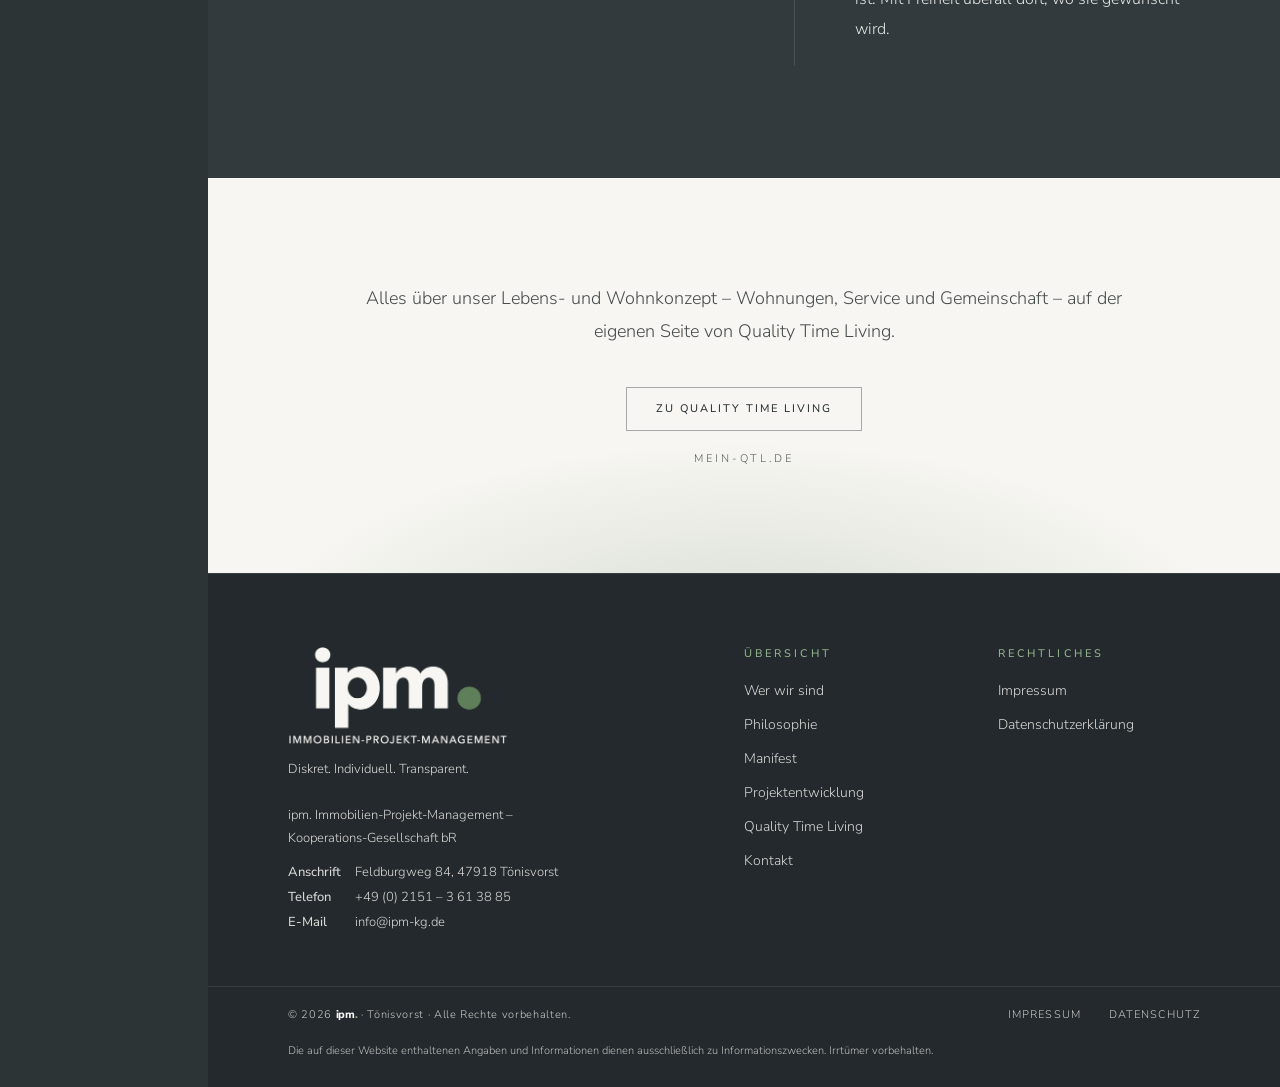
<file: quality-time-living/index.html>
<!DOCTYPE html>
<!-- Automatisch erzeugt aus content/quality-time-living.md mit tools/build.mjs – Texte bitte dort ändern, nicht hier. -->
<html lang="de" class="no-js" data-farben="invers">
<head>
<meta charset="UTF-8">
<meta name="viewport" content="width=device-width, initial-scale=1.0">
<title>Quality Time Living · Unser Lebens- und Wohnkonzept · ipm.</title>
<meta name="description" content="Quality Time Living ist das Lebens- und Wohnkonzept der ipm.: Zeit ist der wahre Luxus. Mehr auf mein-qtl.de.">
<link rel="icon" href="../assets/marke-2026-11/favicon.ico" sizes="any">
<link rel="icon" type="image/png" href="../assets/marke-2026-11/favicon-32.png" sizes="32x32">
<link rel="apple-touch-icon" href="../assets/marke-2026-11/apple-touch-icon.png">
<meta name="theme-color" content="#23292C">
<link rel="stylesheet" href="../assets/site.css">
</head>
<body class="seite-quality-time-living">


<div class="topbar" id="topbar">
  <button class="topbar-burger" id="mnavToggle" type="button" aria-label="Menü öffnen" aria-controls="mnav" aria-expanded="false">
    <span></span><span></span><span></span>
  </button>
  <a href="../" class="topbar-logo"><img class="logo-auf-hell" src="../assets/marke-2026-11/ipm-logo-kompakt-auf-hell.png" alt="ipm. – zur Startseite" width="600" height="226"><img class="logo-auf-dunkel" src="../assets/marke-2026-11/ipm-logo-kompakt-auf-dunkel.png" alt="ipm. – zur Startseite" width="600" height="226"></a>
  <span class="topbar-label" id="topbarLabel" data-start="Quality Time Living">Quality Time Living</span>
  <div class="topbar-rechts">
    <a href="../kontakt/" class="topbar-cta">Kontakt aufnehmen +</a>
  </div>
</div>

<nav class="mnav" id="mnav" aria-label="Hauptmenü" hidden>
  <ul class="mnav-list">
    <li><a href="../">Wer wir sind</a></li>
    <li><a href="../philosophie/">Philosophie</a></li>
    <li><a href="../manifest/">Manifest</a></li>
    <li><a href="../projektentwicklung/">Projekt­entwicklung</a></li>
    <li class="is-active"><a href="../quality-time-living/" aria-current="page">Quality Time Living</a></li>
    <li class="mnav-sep"><a href="../kontakt/">Kontakt</a></li>
  </ul>
</nav>

<aside class="sidebar" id="sidebar">
  <div class="sb-logo">
    <a href="../"><img class="logo-auf-hell" src="../assets/marke-2026-11/ipm-logo-auf-hell.png" alt="ipm. Immobilien-Projekt-Management – zur Startseite" width="900" height="402"><img class="logo-auf-dunkel" src="../assets/marke-2026-11/ipm-logo-auf-dunkel.png" alt="ipm. Immobilien-Projekt-Management – zur Startseite" width="900" height="402"></a>
  </div>
  <div class="sb-sep"></div>
  <nav class="sb-nav" aria-label="Hauptmenü">
    <ul class="sb-list">
      <li><a href="../">Wer wir sind</a></li>
      <li><a href="../philosophie/">Philosophie</a></li>
      <li><a href="../manifest/">Manifest</a></li>
      <li><a href="../projektentwicklung/">Projekt­entwicklung</a></li>
      <li class="is-active"><a href="../quality-time-living/" aria-current="page">Quality Time Living</a><span class="sb-sub" id="sbSub"></span></li>
    </ul>
  </nav>
  <div class="sb-sep"></div>
  <div class="sb-cta-wrap">
    <a href="../kontakt/" class="sb-cta">Kontakt</a>
  </div>
</aside>

<main>
<header class="seitenkopf" id="inhalt">
  <div class="seitenkopf-inner reveal"><span class="eyebrow">Unser Lebens- und Wohnkonzept</span>
<h1><span class="qtl"><span class="q-wort"><span class="q">Q</span>uality</span> Time <em>Living</em></span></h1>
<p class="lead"><span class="q-wort"><span class="q">Z</span>eit</span> ist der wahre Luxus.</p></div>
</header>
<div class="section-divider"><span>Zeit</span></div>
<section id="zeit" class="weiss">
<div class="zeilen stil-mitte"><div class="zeilen-inner reveal"><p>In einer Welt, die immer schneller wird, gewinnt <span class="q-wort"><span class="q">Z</span>eit</span> einen neuen Wert.</p>
<p class="hervor"><span class="q-wort"><span class="q">Z</span>eit</span> für Familie.<br><span class="q-wort"><span class="q">Z</span>eit</span> für Freunde.<br><span class="q-wort"><span class="q">Z</span>eit</span> für sich.<br><span class="q-wort"><span class="q">Z</span>eit</span> für Kultur.<br><span class="q-wort"><span class="q">Z</span>eit</span> für Reisen.<br><span class="q-wort"><span class="q">Z</span>eit</span> für die schönen Momente des Lebens.</p>
<p>Ein <span class="q-wort"><span class="q">Z</span>uhause</span> sollte diese <span class="q-wort"><span class="q">Z</span>eit</span> nicht nehmen.<br>Es sollte sie schenken.</p></div></div>
<div class="statement-section reveal">
  <div class="statement-left"><span class="eyebrow">Mehr als ein Name</span>
<h2><span class="qtl"><span class="q-wort"><span class="q">Q</span>uality</span> Time Living</span> ist <em>unsere Überzeugung.</em></h2></div>
  <div class="statement-right"><p class="gross">Menschen sollen selbstbestimmt leben.<br>Komfortabel wohnen.<br>Sicher ankommen.<br>Gemeinschaft erleben.<br>Und ihre wertvollste Ressource genießen: <span class="q-wort"><span class="q">Z</span>eit</span>.</p>
<p><span class="qtl"><span class="q-wort"><span class="q">Q</span>uality</span> Time Living</span> ist kein Produkt. Es ist unsere Haltung. Ein <span class="q-wort"><span class="q">Z</span>uhause</span> soll den Alltag erleichtern, Sicherheit geben, Selbstbestimmung bewahren und Freiräume schaffen. Mit Komfort. Mit Sicherheit. Mit Service dort, wo er sinnvoll ist. Mit Freiheit überall dort, wo sie gewünscht wird.</p></div>
</div>
<div class="abschluss"><div class="abschluss-inner reveal"><p class="abschluss-text">Alles über unser Lebens- und Wohnkonzept – Wohnungen, Service und Gemeinschaft – auf der eigenen Seite von <span class="qtl"><span class="q-wort"><span class="q">Q</span>uality</span> Time Living</span>.</p>
<p class="knopf-zeile"><a class="btn btn-hell" href="https://mein-qtl.de" target="_blank" rel="noopener"><span class="btn-text"><span class="q-wort"><span class="q">Z</span>u</span> <span class="qtl"><span class="q-wort"><span class="q">Q</span>uality</span> Time Living</span></span></a></p>
<p class="abschluss-unter">mein-qtl.de</p></div></div>
</section>
</main>

<footer id="footer">
  <div class="footer-main">
    <div>
      <img src="../assets/marke-2026-11/ipm-logo-auf-hell.png" alt="ipm. Immobilien-Projekt-Management" class="footer-logo logo-auf-hell" width="900" height="402"><img src="../assets/marke-2026-11/ipm-logo-auf-dunkel.png" alt="ipm. Immobilien-Projekt-Management" class="footer-logo logo-auf-dunkel" width="900" height="402">
      <p class="footer-tagline">Diskret. Individuell. Transparent.</p>
      <div class="footer-address">
        <p class="footer-firma">ipm. Immobilien-Projekt-Management –<br>Kooperations-Gesellschaft bR</p>
        <dl class="footer-kontakt">
          <dt>Anschrift</dt><dd>Feldburgweg 84, 47918 Tönisvorst</dd>
          <dt>Telefon</dt><dd><a href="tel:+4921513613885">+49 (0) 2151 – 3 61 38 85</a></dd>
          <dt>E-Mail</dt><dd><a href="mailto:info@ipm-kg.de">info@ipm-kg.de</a></dd>
        </dl>
      </div>
    </div>
    <div class="footer-col">
      <h2>Übersicht</h2>
      <ul>
        <li><a href="../">Wer wir sind</a></li>
        <li><a href="../philosophie/">Philosophie</a></li>
        <li><a href="../manifest/">Manifest</a></li>
        <li><a href="../projektentwicklung/">Projekt­entwicklung</a></li>
        <li><a href="../quality-time-living/">Quality Time Living</a></li>
        <li><a href="../kontakt/">Kontakt</a></li>
      </ul>
    </div>
    <div class="footer-col">
      <h2>Rechtliches</h2>
      <ul>
        <li><a href="../impressum/">Impressum</a></li>
        <li><a href="../datenschutz/">Datenschutzerklärung</a></li>
      </ul>
    </div>
  </div>
  <div class="footer-bottom">
    <span class="footer-copy">© 2026 <span class="ipm-marke">ipm<span class="ipm-punkt">.</span></span> · Tönisvorst · Alle Rechte vorbehalten.</span>
    <div class="footer-legal-links">
      <a href="../impressum/">Impressum</a>
      <a href="../datenschutz/">Datenschutz</a>
    </div>
  </div>
  <div class="footer-disclaimer">
    Die auf dieser Website enthaltenen Angaben und Informationen dienen ausschließlich zu Informationszwecken. Irrtümer vorbehalten.
  </div>
</footer>

<script src="../assets/site.js"></script>
</body>
</html>
</file>
<file: assets/site.css>
/* ================================================================
   ipm. — gemeinsames Stylesheet aller Seiten
   Entwurf Light: Full-Bleed + linke Sidebar.
   Farben aus dem Marken-Blatt (Marke 2026-11, image0): Anthrazit Dunkel #2D3436,
   Grün #5E7F5A, Warmweiß #F7F6F2. Zwei Farbsätze: hell (Standard) und invers
   (html[data-farben="invers"], Schalter oben rechts, gespeichert in localStorage „ipm.farben“).
   Kleine grüne Schrift: hell #4E6B4A, invers #93B48E (WCAG AA).
   Buttons = schräger Sweep, Karten = Spotlight + Pop-Hover
   (design-guidelines/cards-and-buttons.md).
================================================================ */
*, *::before, *::after { box-sizing: border-box; margin: 0; padding: 0; }

@font-face { font-family: 'Playfair Display'; src: url('fonts/PlayfairDisplay.ttf') format('truetype'); font-weight: 400 800; font-style: normal; font-display: swap; }
@font-face { font-family: 'Playfair Display'; src: url('fonts/PlayfairDisplay-Italic.ttf') format('truetype'); font-weight: 400 800; font-style: italic; font-display: swap; }
/* Unternehmensschrift laut Marke 2026-11: Avenir Next (kommerziell, Monotype).
   Freier Ersatz bis zur Klärung der Lizenz: Nunito Sans (SIL OFL, fonts/NunitoSans-OFL.txt). */
@font-face { font-family: 'Nunito Sans'; src: url('fonts/NunitoSans.woff2') format('woff2'); font-weight: 200 900; font-style: normal; font-display: swap; }

:root {
  --sidebar-w: 208px;   /* 18.11.26: +15 % (144 → 166), dann +25 % (→ 208) */
  --topbar-h:  52px;

  /* Farbsatz HELL (Standard) – Marken-Blatt: Anthrazit Dunkel, Grün, Warmweiß */
  --bg:        #F7F6F2;   /* Warmweiß */
  --bg-2:      #EEECE6;
  --bg-3:      #EEECE6;
  --bg-light:  #FFFFFF;
  --text:      #2D3436;   /* Anthrazit Dunkel */
  --text-2:    #474E52;
  --muted:     #6A7073;
  --ink-rgb:   45,52,54;
  --hairline:  rgba(var(--ink-rgb),.1);
  --charcoal:  #2D3436;
  --warmweiss: #F7F6F2;

  /* Grün: --ox-lt = Markengrün (Punkt, große Schrift), --ox = dunkler für kleine Schrift (AA) */
  --ox:        #4E6B4A;
  --ox-lt:     #5E7F5A;
  --knopf:     #5E7F5A;   /* Fläche grüner Knöpfe, Schrift weiß (4,5:1) */
  --on-accent: #FFFFFF;
  --sweep-dunkel: #2D3436;

  /* Seitenleiste, Kopfzeile, Handy-Menü */
  --chrome-bg:      #FFFFFF;
  --chrome-ink:     #2D3436;
  --chrome-ink-rgb: 45,52,54;
  --chrome-line:    rgba(45,52,54,.1);
  --nav-hover:      #4E6B4A;
  --nav-glow:       none;
  --label-glow:     none;

  /* Trennstreifen und Abschluss-Band (Kontrast zur Seite) */
  --band-bg:      #2D3436;
  --band-ink:     #F7F6F2;
  --band-ink-rgb: 247,246,242;
  --band-glow:    0 0 6px rgba(var(--accent-rgb),.85), 0 0 16px rgba(var(--accent-rgb),.45), 0 0 34px rgba(var(--accent-rgb),.2);

  --qtl-gold: #A57713;   /* QTL-Gold, auf hellem Grund dunkler für Lesbarkeit */
  --qtl-glow: 0 0 10px rgba(201,148,26,.38), 0 0 22px rgba(232,184,75,.22);

  --karte-bg: #FFFFFF;
  --chip-bg:  rgba(255,255,255,.7);
  --logo-hell:   block;   /* Logo für hellen Grund */
  --logo-dunkel: none;

  --font-serif: 'Playfair Display', Georgia, serif;
  --font-sans:  'Avenir Next','Nunito Sans',system-ui,sans-serif;
  --font-ui:    'Avenir Next','Nunito Sans',system-ui,sans-serif;
  --ease-out:   cubic-bezier(.22,1,.36,1);

  /* Button- und Karten-Tokens (cards-and-buttons.md §2) */
  --accent-rgb:    94,127,90;
  --accent:        rgb(var(--accent-rgb));
  --accent-strong: #4E6B4A;
  --secondary:     #2D3436;
  --pop-ease:      cubic-bezier(0.34, 1.56, 0.64, 1);
  --pop-lift:      translateY(-4px) scale(1.04);
  --glow-soft:   0 0 0 1px rgba(var(--accent-rgb),.35),
                 0 16px 34px -16px rgba(var(--accent-rgb),.22),
                 0 5px 14px rgba(var(--accent-rgb),.10);
  --glow-strong: 0 0 0 2px rgba(var(--accent-rgb),.70),
                 0 30px 55px -12px rgba(var(--accent-rgb),.40),
                 0 12px 26px rgba(var(--accent-rgb),.22);

  --pad-x: 80px;
}

/* Farbsatz INVERS – alles umgekehrt: Anthrazit wird Grund, Warmweiß wird Schrift */
html[data-farben="invers"] {
  --qtl-gold: #E8B84B;
  --qtl-glow: 0 0 8px rgba(232,184,75,.55), 0 0 22px rgba(201,148,26,.35), 0 0 42px rgba(201,148,26,.18);
  --bg:        #2D3436;
  --bg-2:      #283033;
  --bg-3:      #23292C;
  --bg-light:  #323A3E;
  --text:      #F7F6F2;
  --text-2:    #E3E5E2;   /* 18.11.26: heller (vorher #D2D5D2), Lesbarkeit Handy */
  --muted:     #BFC3C2;   /* vorher #A9AEAD */
  --ink-rgb:   247,246,242;
  --charcoal:  #F7F6F2;
  --ox:        #93B48E;
  --ox-lt:     #8DAF88;
  --accent-strong: #93B48E;
  --sweep-dunkel: #1E2326;

  --chrome-bg:      #23292C;
  --chrome-ink:     #F7F6F2;
  --chrome-ink-rgb: 247,246,242;
  --chrome-line:    rgba(0,0,0,.25);
  --nav-hover:      #FFFFFF;
  --nav-glow:       0 0 6px rgba(var(--accent-rgb),.95), 0 0 18px rgba(var(--accent-rgb),.65), 0 0 40px rgba(var(--accent-rgb),.32);
  --label-glow:     0 0 6px rgba(var(--accent-rgb),.85), 0 0 16px rgba(var(--accent-rgb),.45), 0 0 34px rgba(var(--accent-rgb),.2);

  --band-bg:      #F7F6F2;
  --band-ink:     #2D3436;
  --band-ink-rgb: 45,52,54;
  --band-glow:    none;

  --karte-bg: #343C40;
  --chip-bg:  rgba(255,255,255,.04);
  --logo-hell:   none;
  --logo-dunkel: block;
  color-scheme: dark;
}
.logo-auf-hell   { display: var(--logo-hell) !important; }
.logo-auf-dunkel { display: var(--logo-dunkel) !important; }
html.farben-wechsel, html.farben-wechsel * { transition: background-color .45s ease, color .45s ease, border-color .45s ease !important; }

/* Schalter „Farben umkehren“ */
.topbar-rechts { position: absolute; right: 28px; display: flex; align-items: center; gap: 14px; }
.farben-knopf {
  width: 38px; height: 38px; border-radius: 50%;
  display: inline-flex; align-items: center; justify-content: center;
  background: none; border: 1px solid rgba(var(--chrome-ink-rgb),.28);
  color: var(--chrome-ink);
  transition: border-color .3s ease, transform .4s var(--pop-ease);
}
.farben-knopf svg { width: 18px; height: 18px; transition: transform .6s var(--pop-ease); }
html[data-farben="invers"] .farben-knopf svg { transform: rotate(180deg); }
@media (hover: hover) and (pointer: fine) {
  .farben-knopf:hover { border-color: var(--ox-lt); transform: scale(1.08); }
}

html { scroll-behavior: smooth; scroll-padding-top: calc(var(--topbar-h) + 16px); }
body {
  font-family: var(--font-sans);
  background: var(--bg);
  color: var(--text);
  overflow-x: hidden;
  -webkit-font-smoothing: antialiased;
  padding-left: var(--sidebar-w);
  padding-top: var(--topbar-h);
}
img { display: block; max-width: 100%; }
a { color: inherit; text-decoration: none; }
:focus-visible { outline: 2px solid var(--ox-lt); outline-offset: 3px; }

/* ================================================================ SIDEBAR */
.sidebar {
  position: fixed; left: 0; top: 0;
  width: var(--sidebar-w); height: 100vh;
  background: var(--chrome-bg);
  border-right: 1px solid var(--chrome-line);
  z-index: 500;
  display: flex; flex-direction: column; align-items: center;
  overflow: visible;
}
.sb-logo {
  /* Kompaktlogo, dunkle Variante (Warmweiß + grüner Punkt) auf Anthrazit */
  position: relative; z-index: 1001;
  /* 18.11.26: Logo mit Schriftzug, ganz im Rand (vorher Kompaktlogo 140 px) */
  width: 176px; margin-top: 28px; margin-bottom: 22px;
  flex-shrink: 0;
}
.sb-logo a { display: block; transition: opacity .25s ease; }
.sb-logo a:hover { opacity: .8; }
.sb-logo img { width: 100%; max-width: none; height: auto; }
.sb-sep { width: 36px; height: 1px; background: rgba(var(--chrome-ink-rgb),.14); flex-shrink: 0; }
.sb-nav { flex: 1; display: flex; align-items: center; justify-content: center; width: 100%; }
.sb-list { list-style: none; display: flex; flex-direction: column; align-items: center; gap: 6px; }
.sb-list li { position: relative; }
.sb-list a::after {
  content: ''; position: absolute; left: 6px; top: 50%;
  width: 4px; height: 4px; background: var(--ox-lt); border-radius: 50%;
  transform: translateY(-50%) scale(0);
  transition: transform .3s var(--pop-ease);
  pointer-events: none;
}
.sb-list li.is-active a::after { transform: translateY(-50%) scale(1); }
/* Unterzeile: Abschnitt, in dem man gerade ist (gleiche Logik wie die Topbar, site.js) */
.sb-sub {
  display: block; max-width: 118px; margin: 0 auto;
  font-family: var(--font-ui); font-size: 9px; font-weight: 500;
  letter-spacing: .06em; line-height: 1.35; text-align: center;
  color: var(--ox-lt);
  max-height: 0; opacity: 0; overflow: hidden;
  transform: translateY(-3px);
  transition: opacity .25s ease, transform .3s var(--ease-out), max-height .35s var(--ease-out), margin .35s var(--ease-out);
}
.sb-sub.is-sichtbar { max-height: 4.2em; opacity: 1; transform: none; margin: -6px auto 8px; }
.sb-list a {
  font-family: var(--font-ui);
  font-size: 10px; font-weight: 400;
  letter-spacing: .2em; text-transform: uppercase;
  color: rgba(var(--chrome-ink-rgb),.66);
  text-align: center; line-height: 1.3;
  transition: color .35s ease, text-shadow .35s ease;
  position: relative; display: block; z-index: 1;
  padding: 12px 12px;
  hyphens: manual;
}
.sb-list li.is-active a { color: var(--chrome-ink); font-weight: 600; }
.sb-list a::before {
  content: ''; position: absolute; left: 50%; top: 50%;
  transform: translate(-50%, -50%) scale(0.5);
  width: 150px; height: 62px;
  background: radial-gradient(ellipse at center, rgba(var(--accent-rgb),.45) 0%, rgba(var(--accent-rgb),.18) 42%, transparent 70%);
  border-radius: 50%; opacity: 0; pointer-events: none; z-index: -1;
  transition: opacity .5s ease, transform .5s ease;
}
.sb-list a:hover::before { opacity: 1; transform: translate(-50%, -50%) scale(1); }
.sb-list a:hover {
  color: var(--nav-hover);
  text-shadow: var(--nav-glow);
}
.sb-cta-wrap { padding: 30px 20px; flex-shrink: 0; display: flex; justify-content: center; width: 100%; }
.sb-cta {
  font-family: var(--font-ui);
  font-size: 10px; font-weight: 400;
  letter-spacing: .18em; text-transform: uppercase; line-height: 1;
  color: rgba(var(--chrome-ink-rgb),.8);
  padding: 11px 20px;
  border: 1px solid rgba(var(--chrome-ink-rgb),.3);
  position: relative; z-index: 1; overflow: hidden; isolation: isolate;
  transition: color .45s ease, border-color .4s ease;
  --sweep: var(--ox);
}
.sb-cta.is-current { color: var(--chrome-ink); border-color: var(--ox-lt); }

/* ================================================================ TOPBAR */
.topbar {
  position: fixed; top: 0; left: var(--sidebar-w); right: 0;
  height: var(--topbar-h); z-index: 450;
  display: flex; align-items: center;
  background: var(--chrome-bg);
  border-bottom: 1px solid var(--chrome-line);
}
.topbar-label {
  position: absolute; left: 50%; transform: translateX(-50%);
  font-family: var(--font-ui);
  font-size: 13px; font-weight: 400;
  letter-spacing: .28em; text-transform: uppercase;
  color: rgba(var(--chrome-ink-rgb),.85);
  pointer-events: none; white-space: nowrap;
  text-shadow: var(--label-glow);
}
.topbar-cta {
  position: relative;
  font-family: var(--font-ui);
  font-size: 11px; font-weight: 500;
  letter-spacing: .2em; text-transform: uppercase;
  padding: 12px 28px;
  background: var(--knopf); color: var(--on-accent);
  display: inline-flex; align-items: center; gap: 8px;
  overflow: hidden; isolation: isolate; z-index: 1;
  transition: color .45s ease;
  --sweep: var(--sweep-dunkel);
}
.topbar-burger, .topbar-logo { display: none; }
.topbar-burger {
  position: absolute; left: 12px; top: 4px;
  width: 44px; height: 44px;
  background: none; border: 0; padding: 0;
  flex-direction: column; align-items: center; justify-content: center; gap: 5px;
}
.topbar-burger span { display: block; width: 22px; height: 1.5px; background: var(--chrome-ink); transition: transform .3s ease, opacity .3s ease; }
.topbar-burger[aria-expanded="true"] span:nth-child(1) { transform: translateY(6.5px) rotate(45deg); }
.topbar-burger[aria-expanded="true"] span:nth-child(2) { opacity: 0; }
.topbar-burger[aria-expanded="true"] span:nth-child(3) { transform: translateY(-6.5px) rotate(-45deg); }
.topbar-logo { position: absolute; left: 62px; top: 13px; }
.topbar-logo img { height: 26px; width: auto; }

/* Handy-Menü */
.mnav {
  position: fixed; inset: var(--topbar-h) 0 0 0; z-index: 440;
  background: var(--chrome-bg);
  display: flex; align-items: center; justify-content: center;
  overflow-y: auto;
}
.mnav[hidden] { display: none; }
.mnav-list { list-style: none; text-align: center; padding: 32px 24px; }
.mnav-list a {
  display: block; min-height: 44px; padding: 12px 24px;
  font-family: var(--font-ui);
  font-size: 13px; font-weight: 400;
  letter-spacing: .22em; text-transform: uppercase;
  color: rgba(var(--chrome-ink-rgb),.85);
}
.mnav-list .is-active a { color: var(--ox); font-weight: 600; }
.mnav-sep { margin-top: 18px; padding-top: 18px; border-top: 1px solid rgba(var(--chrome-ink-rgb),.14); }
body.mnav-open { overflow: hidden; }

/* ================================================================ BUTTONS (Sweep) */
.btn {
  display: inline-flex; align-items: center; justify-content: center; gap: 10px;
  padding: 15px 30px; border: 0;
  font-family: var(--font-ui);
  font-size: 11px; font-weight: 500;
  letter-spacing: .18em; text-transform: uppercase; line-height: 1.3;
  text-align: center;
  position: relative; z-index: 1; overflow: hidden; isolation: isolate;
  transition: color .45s ease, border-color .4s ease;
  background: none;
}
.btn-gruen  { background: var(--knopf); color: var(--on-accent); --sweep: var(--sweep-dunkel); }
.btn-rahmen { color: var(--ox); box-shadow: inset 0 0 0 1px rgba(var(--accent-rgb),.55); --sweep: var(--knopf); }
.btn-hell   { color: var(--band-ink); box-shadow: inset 0 0 0 1px rgba(var(--band-ink-rgb),.4); --sweep: var(--knopf); }

.btn::after, .sb-cta::after, .topbar-cta::after {
  content: ""; position: absolute; inset: 0 -20%; z-index: -1;
  background: var(--sweep);
  transform: skewX(-45deg) scale(0, 1); transform-origin: center;
  transition: transform .5s ease;
}
.btn.is-activating::after, .sb-cta.is-activating::after, .topbar-cta.is-activating::after {
  animation: btn-sweep .5s ease forwards;
}
.btn-rahmen.is-activating, .btn-hell.is-activating { color: var(--on-accent); }
@media (hover: hover) and (pointer: fine) {
  .btn:hover::after, .sb-cta:hover::after, .topbar-cta:hover::after { transform: skewX(-45deg) scale(1, 1); }
  .btn-rahmen:hover, .btn-hell:hover { color: var(--on-accent); }
  .sb-cta:hover { color: var(--on-accent); border-color: var(--ox-lt); }
}
@keyframes btn-sweep {
  from { transform: skewX(-45deg) scale(0,1); }
  to   { transform: skewX(-45deg) scale(1,1); }
}
.knopf-zeile { display: flex; flex-wrap: wrap; gap: 14px; }

/* Textlink mit + */
.text-link {
  display: inline-flex; align-items: center; gap: 12px;
  font-family: var(--font-sans);
  font-size: 12px; font-weight: 400;
  letter-spacing: .12em; text-transform: uppercase;
  color: var(--ox); transition: gap .3s ease;
}
.text-link:hover { gap: 18px; }
.text-link-arrow { font-size: 20px; font-weight: 300; line-height: 1; transition: transform .3s ease; }
.text-link:hover .text-link-arrow { transform: translateX(4px); }

/* Kursives Q: Playfair hat nur ein verschnörkeltes – dort das aufrechte Q nehmen und neigen */
:is(em, .kernsatz, .hervor, .leitzeilen, .claim-quote, .seitenkopf .lead, .seitenkopf-zitat,
    .zitat p, .zeit-band, .sondern, .abschluss-zitat) .q {
  font-style: normal; display: inline-block; transform: skewX(-11deg);
}
:is(.signatur, .knopf-zeile) .q { transform: none; }
.q-wort { white-space: nowrap; }   /* kein Umbruch zwischen Q und Rest des Worts */
.btn-text { display: inline; }     /* Knopf-Beschriftung als ein Flex-Kind */

/* Markenname Quality Time Living: im Text ohne Gold und Schein (18.11.26).
   Nur im Knopf: beim Darüberfahren dunkler Sweep, Schrift in QTL-Gold mit Schein. */
.btn:has(.qtl) { --sweep: #2D3436; }
@media (hover: hover) and (pointer: fine) {
  .btn:hover .qtl { color: #E8B84B; text-shadow: 0 0 8px rgba(232,184,75,.55), 0 0 22px rgba(201,148,26,.35); }
}
.btn.is-activating .qtl { color: #E8B84B; }
.btn .qtl { transition: color .45s ease, text-shadow .45s ease; }

/* Wortmarke „ipm.“ in Überschriften – wie das Logo: Nunito Sans fett, kleingeschrieben, grüner Punkt */
.ipm-marke {
  font-family: var(--font-ui); font-weight: 800; font-style: normal;
  text-transform: none; letter-spacing: -.03em; white-space: nowrap;
}
.ipm-marke { color: var(--charcoal); }
html[data-farben="invers"] .ipm-marke { color: var(--warmweiss); }
.abschluss .ipm-marke, html[data-farben="invers"] .abschluss .ipm-marke { color: inherit; }   /* sonst Warmweiß auf hellem Band */
html[data-farben="invers"] .abschluss .ipm-punkt { color: #4E6B4A; }
.ipm-punkt { color: var(--ox-lt); }
:is(.eyebrow, .seitenkopf-marke, .abschluss-unter) .ipm-marke { font-size: 1.6em; line-height: 1; vertical-align: -.08em; }

/* ================================================================ TYPO-BAUSTEINE */
.eyebrow {
  display: block;
  font-family: var(--font-ui);
  font-size: 12px; font-weight: 500;
  letter-spacing: .22em; text-transform: uppercase;
  color: var(--ox); margin-bottom: 18px;
}
h1, h2, h3 { font-weight: 400; }
h1 em, h2 em { font-style: italic; color: var(--ox-lt); }
.signatur {
  font-family: var(--font-serif);
  font-size: clamp(20px, 2vw, 25px); line-height: 1.5;
  color: var(--ox);
}
.statement-sig { font-family: var(--font-sans); font-weight: 400; font-size: 15px; line-height: 1.9; color: var(--ox); }
.statement-kicker {
  font-family: var(--font-ui);
  font-size: 12px; font-weight: 400;
  letter-spacing: .2em; text-transform: uppercase;
  color: var(--ox); margin-top: 28px; line-height: 1.7;
}

/* ================================================================ HERO (Startseite) */
.hero { height: calc(100vh - var(--topbar-h)); height: calc(100dvh - var(--topbar-h)); min-height: 460px; position: relative; overflow: hidden; }
.hero-video {
  position: absolute; inset: 0; width: 100%; height: 100%;
  object-fit: cover; object-position: 50% 42%;
  transform: translate3d(0,0,0); will-change: transform;
}
.hero-overlay {
  position: absolute; inset: 0; pointer-events: none;
  background: linear-gradient(to top, rgba(0,0,0,.58) 0%, rgba(0,0,0,.30) 24%, rgba(0,0,0,.08) 48%, rgba(0,0,0,0) 100%);
}
.hero-claim {
  position: absolute; left: 0; right: 0; bottom: clamp(96px, 13vh, 150px);
  z-index: 3; text-align: center; pointer-events: none; padding: 0 32px;
}
.hero-claim h1 {
  font-family: var(--font-serif);
  font-size: clamp(38px, 6vw, 88px);
  font-weight: 400; line-height: 1.04; letter-spacing: -.015em;
  color: #fff;
}
.hero-claim h1 em { font-style: italic; color: #fff; }
.hc-word {
  display: inline-block; overflow: hidden; vertical-align: bottom;
  padding: .18em .14em .20em .05em;
  margin: -.18em -.14em -.20em -.05em;
}
.hc-word > span {
  display: inline-block;
  transform: translateY(130%);
  transition: transform 1.15s var(--ease-out);
  transition-delay: var(--wd, 0s);
  text-shadow: 0 1px 14px rgba(0,0,0,.55);
}
.hero.is-claim .hc-word > span { transform: translateY(0); }
.hero-scroll {
  position: absolute; left: 50%; bottom: 26px; transform: translateX(-50%);
  z-index: 2; display: block; opacity: 0;
  transition: opacity .8s var(--ease-out) .35s;
}
.hero.is-claim .hero-scroll { opacity: 1; }
.hero-scroll-arrow {
  font-size: 34px; line-height: 1; color: var(--ox-lt);
  text-shadow: 0 0 8px rgba(var(--accent-rgb),1), 0 0 22px rgba(var(--accent-rgb),.85), 0 0 48px rgba(var(--accent-rgb),.55), 0 0 80px rgba(var(--accent-rgb),.3);
  animation: arrowBounce 1.8s ease-in-out 1.2s infinite;
}
@keyframes arrowBounce { 0%,100% { transform: translateY(0); opacity: .75; } 50% { transform: translateY(10px); opacity: 1; } }

/* Einstieg unter dem Hero */
.claim { background: var(--bg-light); border-top: 1px solid var(--hairline); padding: clamp(80px, 9vw, 128px) var(--pad-x); text-align: center; }
.claim-inner { max-width: 1100px; margin: 0 auto; }
.claim-rule { width: 56px; height: 2px; background: var(--ox-lt); margin: 0 auto 40px; }
.einstieg-zeilen {
  font-family: var(--font-serif);
  font-size: clamp(34px, 3.9vw, 56px); font-weight: 400;
  line-height: 1.18; text-wrap: balance; letter-spacing: -.012em;
  color: var(--text);
  margin-bottom: 56px;
}
.einstieg-zeilen em { font-style: italic; color: var(--ox-lt); }
.einstieg-zeilen + .claim-quote {
  max-width: 760px; margin: 0 auto;
  padding-top: 44px; border-top: 1px solid var(--hairline);
}
.claim-quote {
  font-family: var(--font-serif); font-style: italic;
  font-size: clamp(22px, 2.5vw, 32px);
  line-height: 1.5; color: var(--text);
}

/* ================================================================ SEITENKOPF (Unterseiten) */
.seitenkopf {
  background: var(--bg-light);
  border-bottom: 1px solid var(--hairline);
  padding: clamp(80px, 11vw, 140px) var(--pad-x) clamp(64px, 8vw, 104px);
  text-align: center;
  background-image: radial-gradient(800px 400px at 50% -20%, rgba(var(--accent-rgb),.07), transparent 70%);
}
.seitenkopf-inner { max-width: 900px; margin: 0 auto; }
.seitenkopf h1 {
  font-family: var(--font-serif);
  font-size: clamp(40px, 6vw, 84px);
  line-height: 1.06; letter-spacing: -.015em; color: var(--text);
}
.seitenkopf .lead {
  margin-top: 26px;
  font-family: var(--font-serif); font-style: italic;
  font-size: clamp(20px, 2.2vw, 28px); line-height: 1.5; color: var(--text-2);
}
.seitenkopf-zitat {
  max-width: 640px; margin: 40px auto 0; padding: 28px 0;
  border-top: 1px solid var(--hairline); border-bottom: 1px solid var(--hairline);
  font-family: var(--font-serif); font-style: italic;
  font-size: clamp(19px, 1.9vw, 24px); line-height: 1.55; color: var(--ox);
}
.seitenkopf-marke {
  margin-top: 22px;
  font-family: var(--font-ui); font-size: 11px; letter-spacing: .3em; text-transform: uppercase; color: var(--muted);
}

/* ================================================================ TRENNSTREIFEN + SEKTIONEN */
.section-divider {
  height: var(--topbar-h);
  background: var(--band-bg);
  border-top: 1px solid rgba(var(--band-ink-rgb),.06);
  border-bottom: 1px solid rgba(var(--band-ink-rgb),.06);
  display: flex; align-items: center; justify-content: center;
}
.section-divider span {
  font-family: var(--font-ui);
  font-size: 13px; font-weight: 400;
  letter-spacing: .28em; text-transform: uppercase;
  color: rgba(var(--band-ink-rgb),.88);
  text-shadow: var(--band-glow);
}
section.grau  { background: var(--bg-2); }
section.weiss { background: var(--bg-light); }

/* Zwei Spalten */
.statement-section {
  padding: 112px var(--pad-x);
  max-width: 1400px; margin: 0 auto;
  display: grid; grid-template-columns: 1fr 1fr;
  gap: 100px; align-items: center;
}
.statement-left h2 {
  font-family: var(--font-serif);
  font-size: clamp(32px, 4.3vw, 60px);
  line-height: 1.1; color: var(--text); letter-spacing: -.01em;
}
.statement-right { border-left: 1px solid rgba(var(--ink-rgb),.12); padding-left: 60px; }
.statement-right p {
  font-family: var(--font-sans);
  font-size: 16px; font-weight: 300;
  line-height: 1.9; color: var(--text-2); margin-bottom: 22px;
}
.statement-right h3 {
  font-family: var(--font-ui);
  font-size: 12px; font-weight: 500;
  letter-spacing: .2em; text-transform: uppercase;
  color: var(--ox); margin: 0 0 12px;
}
.statement-right p + h3 { margin-top: 36px; }
.statement-right .text-link { margin-top: 6px; }
.statement-right p.gross {
  font-family: var(--font-serif);
  font-size: clamp(19px, 1.8vw, 23px); line-height: 1.6; color: var(--text);
  margin-bottom: 28px;
}

.zeilen + .statement-section { padding-top: 24px; }

/* Wortband */
.woerter {
  list-style: none;
  display: flex; flex-wrap: wrap; justify-content: center; gap: 12px;
  max-width: 1100px; margin: 0 auto; padding: 0 var(--pad-x) 96px;
}
.woerter li {
  font-family: var(--font-ui);
  font-size: 12px; font-weight: 400;
  letter-spacing: .24em; text-transform: uppercase;
  color: var(--ox);
  padding: 9px 18px;
  border: 1px solid rgba(var(--accent-rgb),.3); border-radius: 999px;
  background: var(--chip-bg);
}

/* Zentrierter Kopf über Karten */
.kopf { max-width: 780px; margin: 0 auto; padding: 104px var(--pad-x) 52px; text-align: center; }
.kopf h2 {
  font-family: var(--font-serif);
  font-size: clamp(30px, 4vw, 54px); line-height: 1.12; color: var(--text);
  margin-bottom: 20px;
}
.kopf p { font-family: var(--font-sans); font-size: 17px; font-weight: 300; line-height: 1.8; color: var(--text-2); }
.kopf-schluss { padding-top: 0; }
.kopf:has(.kopf-schluss) { padding-top: 0; padding-bottom: 112px; margin-top: -48px; }

/* ================================================================ KARTEN (Spotlight + Pop-Hover) */
.karten {
  --spalten: 3;
  --gap: 28px;
  display: flex; flex-wrap: wrap; justify-content: center;
  gap: var(--gap); max-width: 1240px; margin: 0 auto;
  padding: 0 var(--pad-x) 112px;
}
.kopf + .karten { padding-top: 0; }
section > .karten:first-child { padding-top: 104px; }
.karte {
  flex: 0 0 calc((100% - (var(--spalten) - 1) * var(--gap)) / var(--spalten));
  min-width: 0;
  display: flex; flex-direction: column;
  background: var(--karte-bg);
  border: 1.5px solid rgba(var(--accent-rgb),.45);
  border-radius: 20px;
  padding: 32px 28px 34px;
  box-shadow: var(--glow-soft);
}
.karte-nr { display: block; font-family: var(--font-serif); font-size: 15px; color: var(--ox-lt); margin-bottom: 18px; }
.karte .eyebrow { font-size: 11px; margin-bottom: 14px; }
.karte h3 {
  font-family: var(--font-serif);
  font-size: clamp(21px, 1.9vw, 26px); line-height: 1.25;
  color: var(--text); margin-bottom: 12px;
}
.karte p { font-family: var(--font-sans); font-size: 15px; font-weight: 300; line-height: 1.75; color: var(--text-2); }
.karte p + p { margin-top: 10px; }
.karte .knopf-zeile, .karte p:last-child:has(.text-link) { margin-top: auto; padding-top: 26px; }
/* nach .reveal: höhere Spezifität, sonst setzt .reveal.in transform zurück (§6) */
.karte.reveal {
  transition: transform .4s var(--pop-ease), box-shadow .4s ease,
              border-color .35s ease, opacity 1.1s var(--ease-out);
  transition-delay: 0s, 0s, 0s, var(--d, 0s);
}
@media (hover: hover) and (pointer: fine) {
  .karte.reveal.in:hover {
    transform: var(--pop-lift);
    border-color: var(--accent-strong);
    box-shadow: var(--glow-strong);
  }
}

/* ================================================================ LESETEXT */
.lesen { padding: 112px var(--pad-x) 120px; }
.lesen-inner { max-width: 720px; margin: 0 auto; }
.lesen h2 {
  font-family: var(--font-serif);
  font-size: clamp(34px, 4.6vw, 62px); line-height: 1.1; letter-spacing: -.01em;
  color: var(--text); margin-bottom: 36px;
}
.lesen h3 {
  font-family: var(--font-serif);
  font-size: clamp(22px, 2.2vw, 28px); line-height: 1.25;
  color: var(--text); margin: 52px 0 16px;
}
.lesen h3::before { content: ""; display: block; width: 40px; height: 1px; background: var(--ox-lt); margin-bottom: 18px; }
.lesen p { font-family: var(--font-sans); font-size: 17px; font-weight: 300; line-height: 1.9; color: var(--text-2); }
.lesen p + p { margin-top: 18px; }
.lesen .lead { font-family: var(--font-serif); font-size: clamp(20px, 2vw, 25px); color: var(--text); line-height: 1.5; }
.lesen .leitzeilen { font-family: var(--font-serif); font-style: italic; font-size: clamp(20px, 2vw, 25px); line-height: 1.55; color: var(--text); }
.lesen .signatur { margin-top: 32px; }
.lesen .zeit-band {
  margin: 22px 0 26px; padding: 26px 0;
  border-top: 1px solid var(--hairline); border-bottom: 1px solid var(--hairline);
  font-family: var(--font-serif); font-style: italic;
  font-size: clamp(21px, 2.3vw, 30px); line-height: 1.45; color: var(--ox);
}
.lesen .knopf-zeile, .lesen p:has(> .text-link:only-child) { margin-top: 36px; }
.lesen.stil-mitte .lesen-inner { text-align: center; }
.lesen.stil-mitte .knopf-zeile { justify-content: center; }

.lesen p.signatur, .zitat p.signatur, .zeilen p.signatur {
  font-family: var(--font-serif); font-style: normal; font-weight: 400;
  font-size: clamp(20px, 2vw, 25px); line-height: 1.5; color: var(--ox);
}
.lesen p.statement-sig { font-weight: 400; font-size: 16px; color: var(--ox); margin-top: 22px; }

/* Philosophie: Kernsatz vor jedem Absatz */
.kernsatz, .lesen .kernsatz p {
  margin: 0 0 18px;
  font-family: var(--font-serif); font-style: italic;
  font-size: clamp(22px, 2.3vw, 30px); line-height: 1.4; color: var(--ox);
}
.kernsatz::before { content: ""; display: block; width: 40px; height: 1px; background: var(--ox-lt); margin-bottom: 20px; }
.lesen.stil-philosophie p + .kernsatz { margin-top: 72px; }
.lesen.stil-philosophie .lesen-inner > p { font-size: 18px; }

/* Großes Zitat */
.zitat { padding: 0 var(--pad-x) 120px; }
.zitat blockquote {
  max-width: 820px; margin: 0 auto; padding: 56px 0 0;
  border-top: 1px solid var(--hairline);
  text-align: center;
}
.zitat p {
  font-family: var(--font-serif); font-style: italic;
  font-size: clamp(22px, 2.4vw, 31px); line-height: 1.5; color: var(--text);
}
.zitat p + p { margin-top: 24px; }
.zitat .signatur { font-style: normal; }
.zitat .knopf-zeile { justify-content: center; margin-top: 40px; font-style: normal; }

/* ================================================================ MANIFEST */
.mit-inhalt {
  display: grid; grid-template-columns: minmax(0, 1fr) 250px;
  align-items: start;
}
.inhalt {
  position: sticky; top: var(--topbar-h);
  max-height: calc(100vh - var(--topbar-h)); overflow-y: auto;
  padding: 40px 24px 40px 28px;
  border-left: 1px solid var(--hairline);
  background: var(--bg);
  order: 2;   /* rechts – links ragt das Sidebar-Logo in den Inhalt */
}
.inhalt summary {
  list-style: none;
  font-family: var(--font-ui); font-size: 11px; font-weight: 500;
  letter-spacing: .24em; text-transform: uppercase; color: var(--ox);
  margin-bottom: 16px;
}
.inhalt summary::-webkit-details-marker { display: none; }
.inhalt ol { list-style: none; }
.inhalt a {
  display: block; padding: 6px 0 6px 14px;
  border-left: 2px solid transparent;
  font-family: var(--font-sans); font-size: 13px; font-weight: 300; line-height: 1.45;
  color: var(--text-2);
  transition: color .25s ease, border-color .25s ease;
}
.inhalt a:hover { color: var(--ox); }
.inhalt a.is-active { color: var(--ox); border-left-color: var(--ox-lt); font-weight: 400; }
.inhalt-text { min-width: 0; }

.zeilen { padding: 96px var(--pad-x); }
.zeilen + .zeilen, .zeilen + .gegenueber, .gegenueber + .zeilen { border-top: 1px solid var(--hairline); }
.zeilen-inner { max-width: 680px; margin: 0 auto; }
.zeilen h2, .grundsatz h2, .gegenueber h2 {
  font-family: var(--font-serif);
  font-size: clamp(30px, 3.8vw, 50px); line-height: 1.12; letter-spacing: -.01em;
  color: var(--text); margin-bottom: 36px;
}
.zeilen p, .grundsatz p {
  font-family: var(--font-sans);
  font-size: clamp(17px, 1.5vw, 19px); font-weight: 300; line-height: 1.85; color: var(--text-2);
}
.zeilen p + p, .grundsatz p + p { margin-top: 26px; }
.zeilen .hervor, .grundsatz .hervor {
  font-family: var(--font-serif); font-style: italic;
  font-size: clamp(21px, 2.1vw, 27px); line-height: 1.5; color: var(--ox);
}
.zeilen .signatur { font-style: normal; }
.zeilen.stil-mitte .zeilen-inner { text-align: center; }
/* „Wir glauben,“ klein und grün, die Aussage groß */
.zeilen.stil-glauben .eyebrow { margin: 34px 0 6px; }
.zeilen.stil-glauben h2 + .eyebrow { margin-top: 0; }
.zeilen.stil-glauben p {
  font-family: var(--font-serif); font-size: clamp(21px, 2.1vw, 27px); line-height: 1.45; color: var(--text);
}
/* Versprechen: 7 Grundsätze */
.zeilen.stil-versprechen ul { list-style: none; margin-top: 28px; border-top: 1px solid var(--hairline); }
.zeilen.stil-versprechen li {
  display: flex; align-items: baseline; gap: 18px;
  padding: 18px 0; border-bottom: 1px solid var(--hairline);
  font-family: var(--font-serif); font-size: clamp(20px, 2vw, 26px); line-height: 1.35; color: var(--text);
  counter-increment: vs;
}
.zeilen.stil-versprechen li::before {
  content: counter(vs, decimal-leading-zero);
  font-family: var(--font-ui); font-size: 12px; letter-spacing: .14em; color: var(--ox-lt);
}

.grundsatz {
  display: grid; grid-template-columns: 140px minmax(0, 1fr); gap: 32px;
  max-width: 920px; margin: 0 auto;
  padding: 96px var(--pad-x);
}
.grundsatz + .grundsatz { border-top: 1px solid var(--hairline); }
.grundsatz-nr {
  font-family: var(--font-serif); font-style: italic;
  font-size: clamp(64px, 8vw, 112px); line-height: .9;
  color: transparent; -webkit-text-stroke: 1.5px var(--ox-lt);
  position: sticky; top: calc(var(--topbar-h) + 40px);
}
.grundsatz h2 { margin-top: 4px; }

.gegenueber { padding: 96px var(--pad-x); }
.gegenueber-inner { max-width: 820px; margin: 0 auto; }
.gegenueber p { font-family: var(--font-sans); font-size: 18px; font-weight: 300; color: var(--text-2); margin-bottom: 28px; }
.gegenueber ul { list-style: none; border-top: 1px solid var(--hairline); }
.gegenueber li {
  display: grid; grid-template-columns: 1fr 1fr; gap: 24px; align-items: baseline;
  padding: 20px 0; border-bottom: 1px solid var(--hairline);
}
.gegenueber .nicht { font-family: var(--font-sans); font-size: 17px; font-weight: 300; color: var(--muted); }
.gegenueber .sondern { font-family: var(--font-serif); font-style: italic; font-size: clamp(20px, 2vw, 26px); color: var(--ox); }

.drucken-zeile { text-align: center; padding: 56px 24px 72px; }

/* ================================================================ ZEITSTRAHL */
.zeitstrahl {
  list-style: none;
  max-width: 880px; margin: 0 auto; padding: 0 var(--pad-x) 112px;
  position: relative;
}
.zeitstrahl li {
  display: grid; grid-template-columns: 64px minmax(0, 1fr); gap: 28px;
  position: relative; padding-bottom: 40px;
}
.zeitstrahl li::before {   /* Linie */
  content: ''; position: absolute; left: 31px; top: 64px; bottom: 0;
  width: 1px; background: rgba(var(--accent-rgb),.3);
}
.zeitstrahl li:last-child { padding-bottom: 0; }
.zeitstrahl li:last-child::before { display: none; }
.schritt-nr {
  width: 64px; height: 64px; border-radius: 50%;
  display: flex; align-items: center; justify-content: center;
  background: var(--karte-bg); border: 1.5px solid rgba(var(--accent-rgb),.5);
  box-shadow: var(--glow-soft);
  font-family: var(--font-serif); font-size: 20px; color: var(--ox);
}
.zeitstrahl h3 { font-family: var(--font-serif); font-size: clamp(21px, 2vw, 26px); color: var(--text); margin: 14px 0 8px; }
.zeitstrahl p { font-family: var(--font-sans); font-size: 16px; font-weight: 300; line-height: 1.8; color: var(--text-2); }

/* ================================================================ ABSCHLUSS-BAND */
.abschluss {
  background: var(--band-bg);
  padding: 104px var(--pad-x);
  text-align: center;
  background-image: radial-gradient(700px 300px at 50% 120%, rgba(var(--accent-rgb),.22), transparent 70%);
}
.abschluss-inner { max-width: 820px; margin: 0 auto; }
.abschluss p { color: rgba(var(--band-ink-rgb),.9); font-family: var(--font-sans); font-size: 16px; font-weight: 300; line-height: 1.8; }
.abschluss .abschluss-zitat {
  font-family: var(--font-serif); font-style: italic;
  font-size: clamp(24px, 3vw, 40px); line-height: 1.35; color: var(--band-ink);
}
.abschluss .abschluss-text { font-size: 18px; color: rgba(var(--band-ink-rgb),.88); }
.abschluss .abschluss-unter {
  font-family: var(--font-ui); font-size: 11px; letter-spacing: .26em; text-transform: uppercase;
  color: rgba(var(--band-ink-rgb),.8); margin-top: 18px;
}
.abschluss p + p { margin-top: 22px; }
.abschluss .knopf-zeile { justify-content: center; margin-top: 40px; }

/* ================================================================ FOOTER */
footer { background: var(--bg-3); border-top: 1px solid rgba(var(--ink-rgb),.1); }
.footer-main {
  display: grid; grid-template-columns: 2fr 1fr 1fr;
  gap: 52px; max-width: 1400px; margin: 0 auto;
  padding: 72px var(--pad-x) 52px;
}
.footer-logo { width: 220px; height: auto; }
.footer-tagline { font-size: 13px; font-weight: 300; color: rgba(var(--ink-rgb),.85); line-height: 1.65; max-width: 280px; margin: 14px 0 24px; }
.footer-address { font-size: 13px; font-weight: 300; color: rgba(var(--ink-rgb),.85); line-height: 1.75; }
.footer-address a:hover { color: var(--ox); }
.footer-firma { margin: 0 0 12px; }
.footer-kontakt { display: grid; grid-template-columns: auto 1fr; column-gap: 14px; row-gap: 2px; align-items: baseline; margin: 0; }
.footer-kontakt dt { font-weight: 500; }
.footer-kontakt dd { margin: 0; }
.footer-col h2 {
  font-family: var(--font-sans);
  font-size: 11px; font-weight: 500;
  letter-spacing: .28em; text-transform: uppercase;
  color: var(--ox); margin-bottom: 18px;
}
.footer-col ul { list-style: none; }
.footer-col ul li + li { margin-top: 12px; }
.footer-col ul a { font-size: 14px; font-weight: 300; color: rgba(var(--ink-rgb),.85); transition: color .25s ease; }
.footer-col ul a:hover { color: var(--ox); }
.footer-bottom {
  border-top: 1px solid rgba(var(--ink-rgb),.1);
  max-width: 1400px; margin: 0 auto;
  padding: 20px var(--pad-x);
  display: flex; justify-content: space-between; align-items: center; flex-wrap: wrap; gap: 12px;
}
.footer-copy { font-size: 11px; font-weight: 300; letter-spacing: .06em; color: rgba(var(--ink-rgb),.78); }
.footer-legal-links { display: flex; gap: 28px; }
.footer-legal-links a { font-size: 11px; font-weight: 300; letter-spacing: .1em; text-transform: uppercase; color: rgba(var(--ink-rgb),.78); transition: color .25s ease; }
.footer-legal-links a:hover { color: var(--ox); }
.footer-disclaimer { max-width: 1400px; margin: 0 auto; padding: 0 var(--pad-x) 28px; font-size: 11px; font-weight: 300; line-height: 1.6; color: rgba(var(--ink-rgb),.72); }

/* ================================================================ REVEAL */
.reveal {
  opacity: 0; transform: translateY(36px);
  transition: opacity 1.1s var(--ease-out), transform 1.1s var(--ease-out);
  transition-delay: var(--d, 0s);
}
.reveal.in { opacity: 1; transform: translateY(0); }
/* ohne JavaScript alles sichtbar */
.no-js .reveal { opacity: 1; transform: none; }

/* ================================================================ RESPONSIVE */
@media (max-width: 1200px) {
  .karten { --spalten: 2 !important; }
  .mit-inhalt { grid-template-columns: minmax(0, 1fr) 220px; }
}
@media (max-width: 960px) {
  :root { --pad-x: 24px; }
  body { padding-left: 0; }
  .sidebar { display: none; }
  .topbar { left: 0; }
  .topbar-burger { display: flex; }
  .topbar-logo { display: block; }
  .topbar-label { display: none; }
  .topbar-rechts { right: 12px; gap: 10px; }
  .topbar-cta { padding: 10px 18px; min-height: 44px; font-size: 10px; letter-spacing: .14em; }

  .hero { height: min(calc(100vh - var(--topbar-h)), calc(100vw * 1.32)); min-height: 320px; }
  .hero-video { object-position: 53% 38%; }
  .hero-claim { bottom: 74px; padding: 0 24px; }
  .hero-claim h1 { font-size: clamp(34px, 9vw, 52px); }
  .claim { padding: 72px 24px; }
  .einstieg-zeilen { font-size: clamp(30px, 8.6vw, 40px); margin-bottom: 40px; }
  .einstieg-zeilen + .claim-quote { padding-top: 32px; }

  .statement-section { grid-template-columns: 1fr; padding: 64px 24px; gap: 36px; }
  .statement-right { border-left: none; padding-left: 0; border-top: 1px solid rgba(var(--ink-rgb),.12); padding-top: 32px; }
  .kopf { padding: 72px 24px 40px; }
  .kopf:has(.kopf-schluss) { padding: 0 24px 80px; margin-top: -40px; }
  .karten { --gap: 20px; padding-bottom: 80px; }
  section > .karten:first-child { padding-top: 72px; }
  .lesen, .zeilen, .gegenueber { padding-top: 72px; padding-bottom: 80px; }
  .zitat { padding-bottom: 80px; }
  .woerter { padding-bottom: 72px; }
  .woerter { gap: 8px; }
  .woerter li { padding: 7px 13px; letter-spacing: .16em; font-size: 10.5px; }
  .abschluss { padding: 80px 24px; }

  .mit-inhalt { display: block; }
  .inhalt {
    position: sticky; top: var(--topbar-h); z-index: 30;
    max-height: none; overflow: visible;
    padding: 0; border-left: 0; border-bottom: 1px solid var(--hairline);
    background: var(--bg);
    box-shadow: 0 10px 24px -18px rgba(0,0,0,.35);
  }
  .inhalt summary { margin: 0; padding: 15px 24px; display: flex; justify-content: space-between; align-items: center; min-height: 48px; }
  .inhalt summary::after { content: '+'; font-size: 20px; font-weight: 300; line-height: 1; }
  .inhalt details[open] summary::after { content: '–'; }
  .inhalt ol { padding: 0 24px 18px; max-height: 60vh; overflow-y: auto; }
  .inhalt a { padding: 9px 0 9px 14px; }

  .grundsatz { grid-template-columns: 1fr; gap: 8px; padding: 72px 24px; }
  .grundsatz-nr { position: static; font-size: 64px; }
  .gegenueber li { grid-template-columns: 1fr; gap: 4px; }

  .zeitstrahl li { grid-template-columns: 48px minmax(0, 1fr); gap: 18px; }
  .schritt-nr { width: 48px; height: 48px; font-size: 17px; }
  .zeitstrahl li::before { left: 23px; top: 48px; }
  .zeitstrahl h3 { margin-top: 8px; }

  .footer-main { grid-template-columns: 1fr; padding: 52px 24px; }
  .footer-bottom, .footer-disclaimer { padding-left: 24px; padding-right: 24px; }

  /* ---- Hero Handy (18.11.26): ganzes Video im 3:2-Format, damit beide Personen ganz zu sehen sind.
     Slogan wieder im Video (Wunsch Kerem), unten über einem weichen dunklen Verlauf – unter den
     Gesichtern, nicht darüber. ---- */
  /* 19.11.26 (Wunsch Sebastian): Bild randlos und hoch, füllt den Schirm in voller Breite.
     Fast quadratisch (1 : 1,1), höchstens so hoch wie der Schirm unter der Kopfzeile; Ausschnitt so,
     dass beide Personen im Bild bleiben. */
  .hero { height: min(calc(100svh - var(--topbar-h)), calc(100vw * 1.1)); min-height: 0; aspect-ratio: auto; background: #23292C; }
  .hero-video { object-position: 58% 50%; }
  .hero-overlay { background: linear-gradient(to top, rgba(0,0,0,.72) 0%, rgba(0,0,0,.45) 26%, rgba(0,0,0,0) 52%); }
  .hero-claim { bottom: 34px; padding: 0 20px; }
  .hero-claim h1 { font-size: clamp(30px, 8.6vw, 52px); }
  .hero-scroll { bottom: 2px; display: flex; align-items: center; justify-content: center; width: 44px; height: 36px; }
  .hero-scroll-arrow { font-size: 26px; }

  /* ---- Lesbarkeit Handy: Fließtext mind. 16 px in normaler Stärke, Labels mind. 12 px ---- */
  .statement-right p, .kopf p, .karte p, .lesen p, .zeilen p, .grundsatz p, .gegenueber p,
  .gegenueber .nicht, .zeitstrahl p, .abschluss p, .statement-sig { font-weight: 400; }
  .statement-right p, .karte p, .zeitstrahl p, .abschluss p { font-size: 16px; }
  .statement-right p, .lesen p, .zeilen p, .grundsatz p { line-height: 1.75; }
  .woerter li { font-size: 12px; }
  .karte .eyebrow, .btn, .seitenkopf-marke, .inhalt summary, .abschluss .abschluss-unter,
  .footer-col h2, .topbar-cta { font-size: 12px; }
  .inhalt a { font-size: 16px; font-weight: 400; padding: 11px 0 11px 14px; }

  /* ---- Tap-Ziele mind. 44 px ---- */
  .text-link { min-height: 44px; }
  .topbar-logo { top: 0; height: var(--topbar-h); display: flex; align-items: center; }
  .footer-tagline, .footer-address { font-size: 16px; font-weight: 400; max-width: none; }
  .footer-address a { display: inline-block; padding: 8px 0; }
  .footer-col ul li + li { margin-top: 0; }
  .footer-col ul a { display: inline-flex; align-items: center; min-height: 44px; font-size: 16px; font-weight: 400; }
  .footer-copy { font-size: 13px; font-weight: 400; }
  .footer-legal-links a { display: inline-flex; align-items: center; min-height: 44px; font-size: 13px; font-weight: 400; }
  .footer-disclaimer { font-size: 13px; font-weight: 400; }
}
@media (max-width: 640px) {
  .karten { --spalten: 1 !important; }
  .topbar-cta { display: none; }
}

@media (prefers-reduced-motion: reduce) {
  html { scroll-behavior: auto; }
  .reveal { transition: none; transition-delay: 0s; opacity: 1; transform: none; }
  .karte.reveal { transition: none; }
  .karte.reveal.in:hover { transform: none; }
  .btn, .sb-cta, .topbar-cta { transition: none; }
  .btn::after, .sb-cta::after, .topbar-cta::after { transition: none; animation: none; }
  .hc-word > span { transform: none; transition: none; }
  .topbar-burger span { transition: none; }
  .hero-scroll-arrow { animation: none; }
}

/* ================================================================ DRUCK (Manifest als PDF) */
@media print {
  body { padding: 0; background: #fff; }
  .sidebar, .topbar, .mnav, .inhalt, .drucken-zeile, .abschluss .knopf-zeile, .hero-scroll { display: none !important; }
  .mit-inhalt { display: block; }
  .reveal { opacity: 1 !important; transform: none !important; }
  .section-divider { background: none; border-bottom: 1px solid #ccc; height: auto; padding: 8px 0; }
  .section-divider span { color: var(--ox); text-shadow: none; }
  .abschluss { background: none; }
  .abschluss p, .abschluss .abschluss-zitat { color: #1a1a1a; }
  .grundsatz-nr { position: static; }
  .grundsatz, .zeilen, .gegenueber { padding: 32px 0; break-inside: avoid-page; }
  footer { display: none; }
}

/* QTL-Gold im Abschluss-Band: Band ist im hellen Satz dunkel und umgekehrt */
.abschluss { --qtl-gold: #E8B84B; --qtl-glow: 0 0 8px rgba(232,184,75,.55), 0 0 22px rgba(201,148,26,.35), 0 0 42px rgba(201,148,26,.18); }
html[data-farben="invers"] .abschluss { --qtl-gold: #A57713; --qtl-glow: 0 0 10px rgba(201,148,26,.38), 0 0 22px rgba(232,184,75,.22); }
</file>
